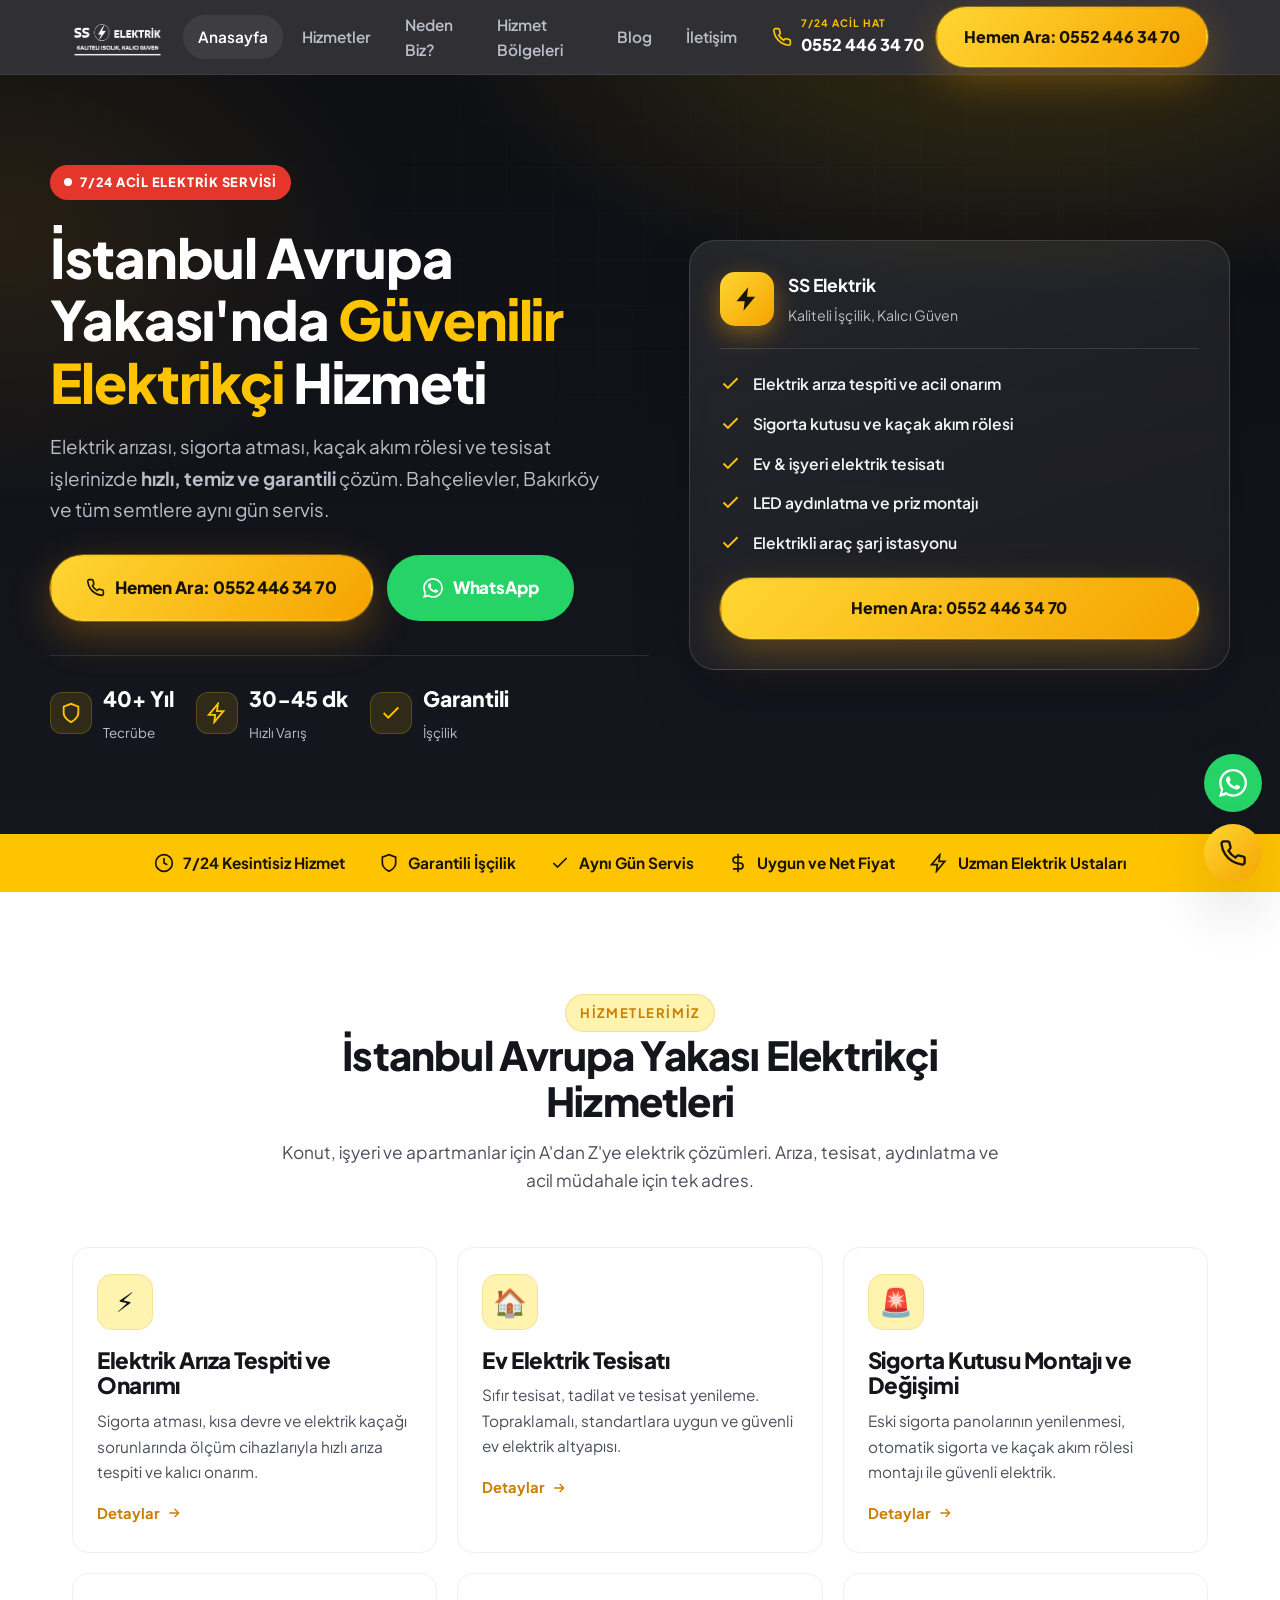
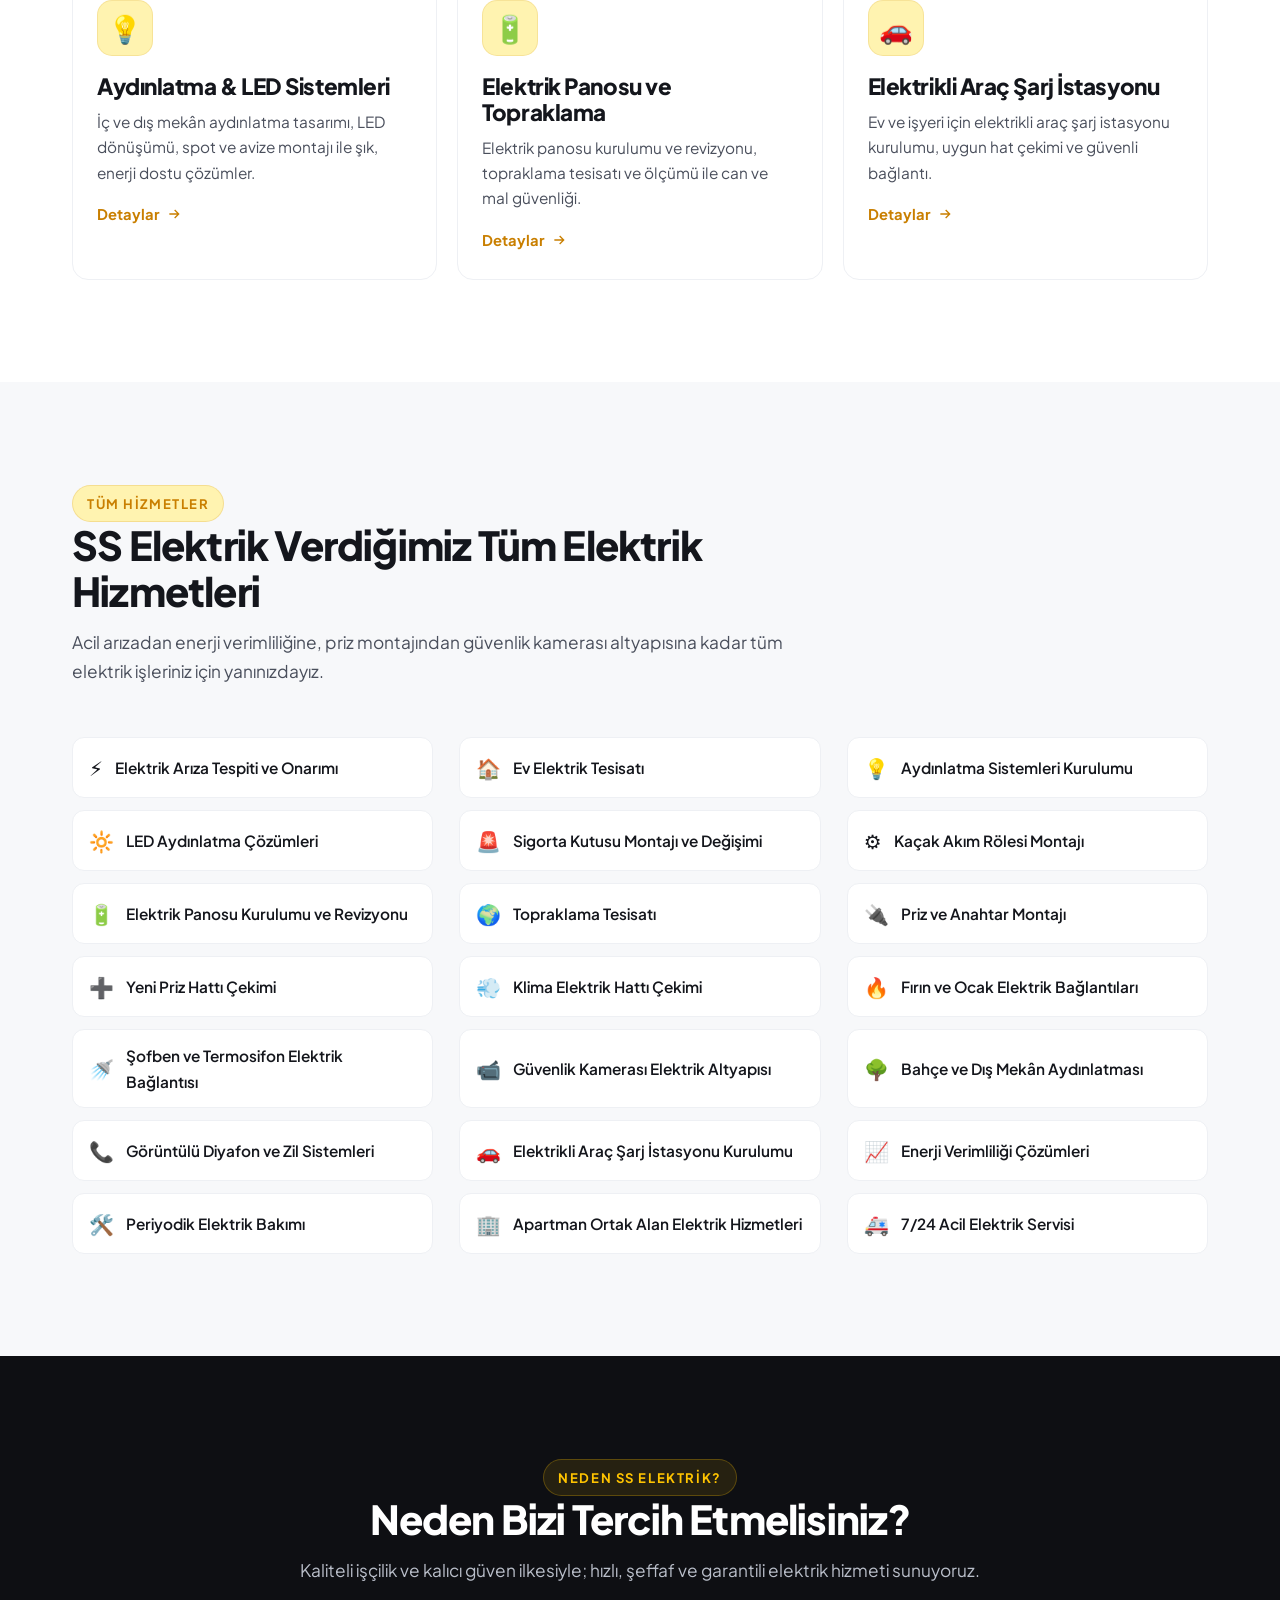
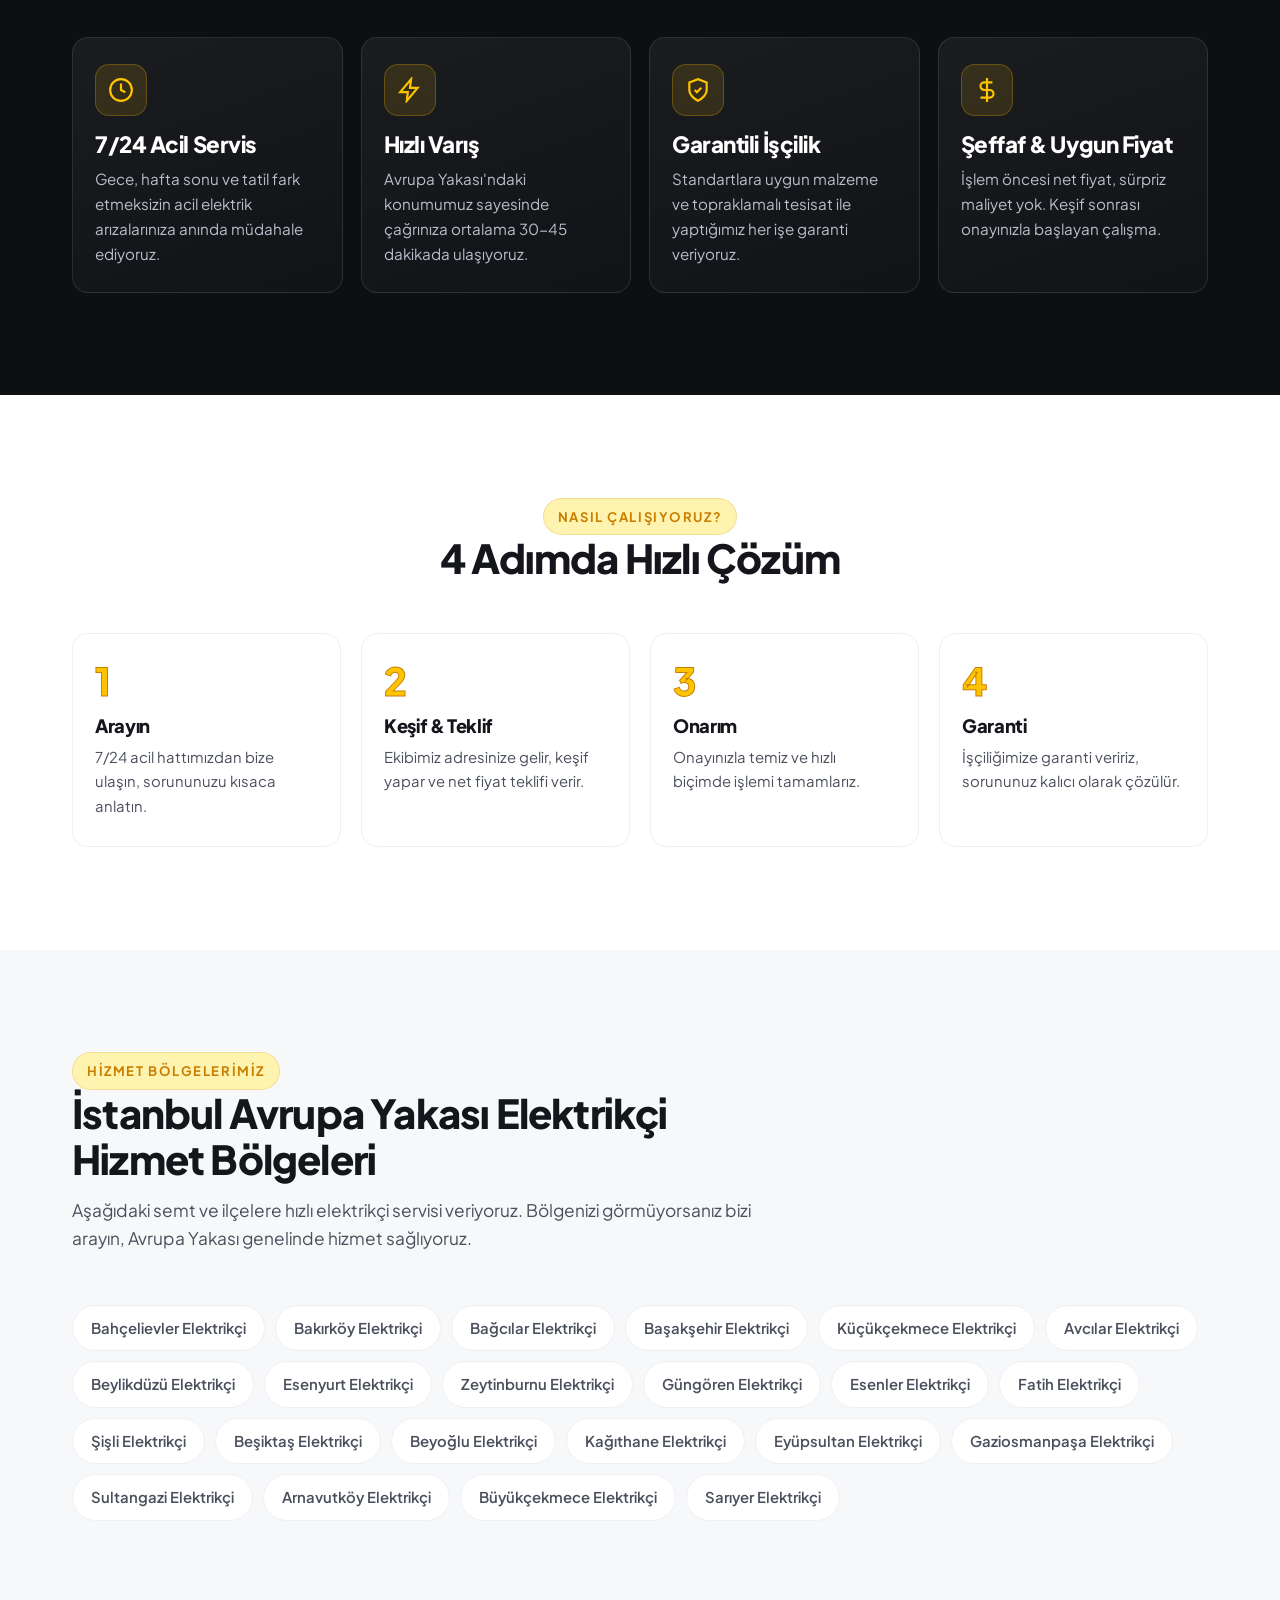
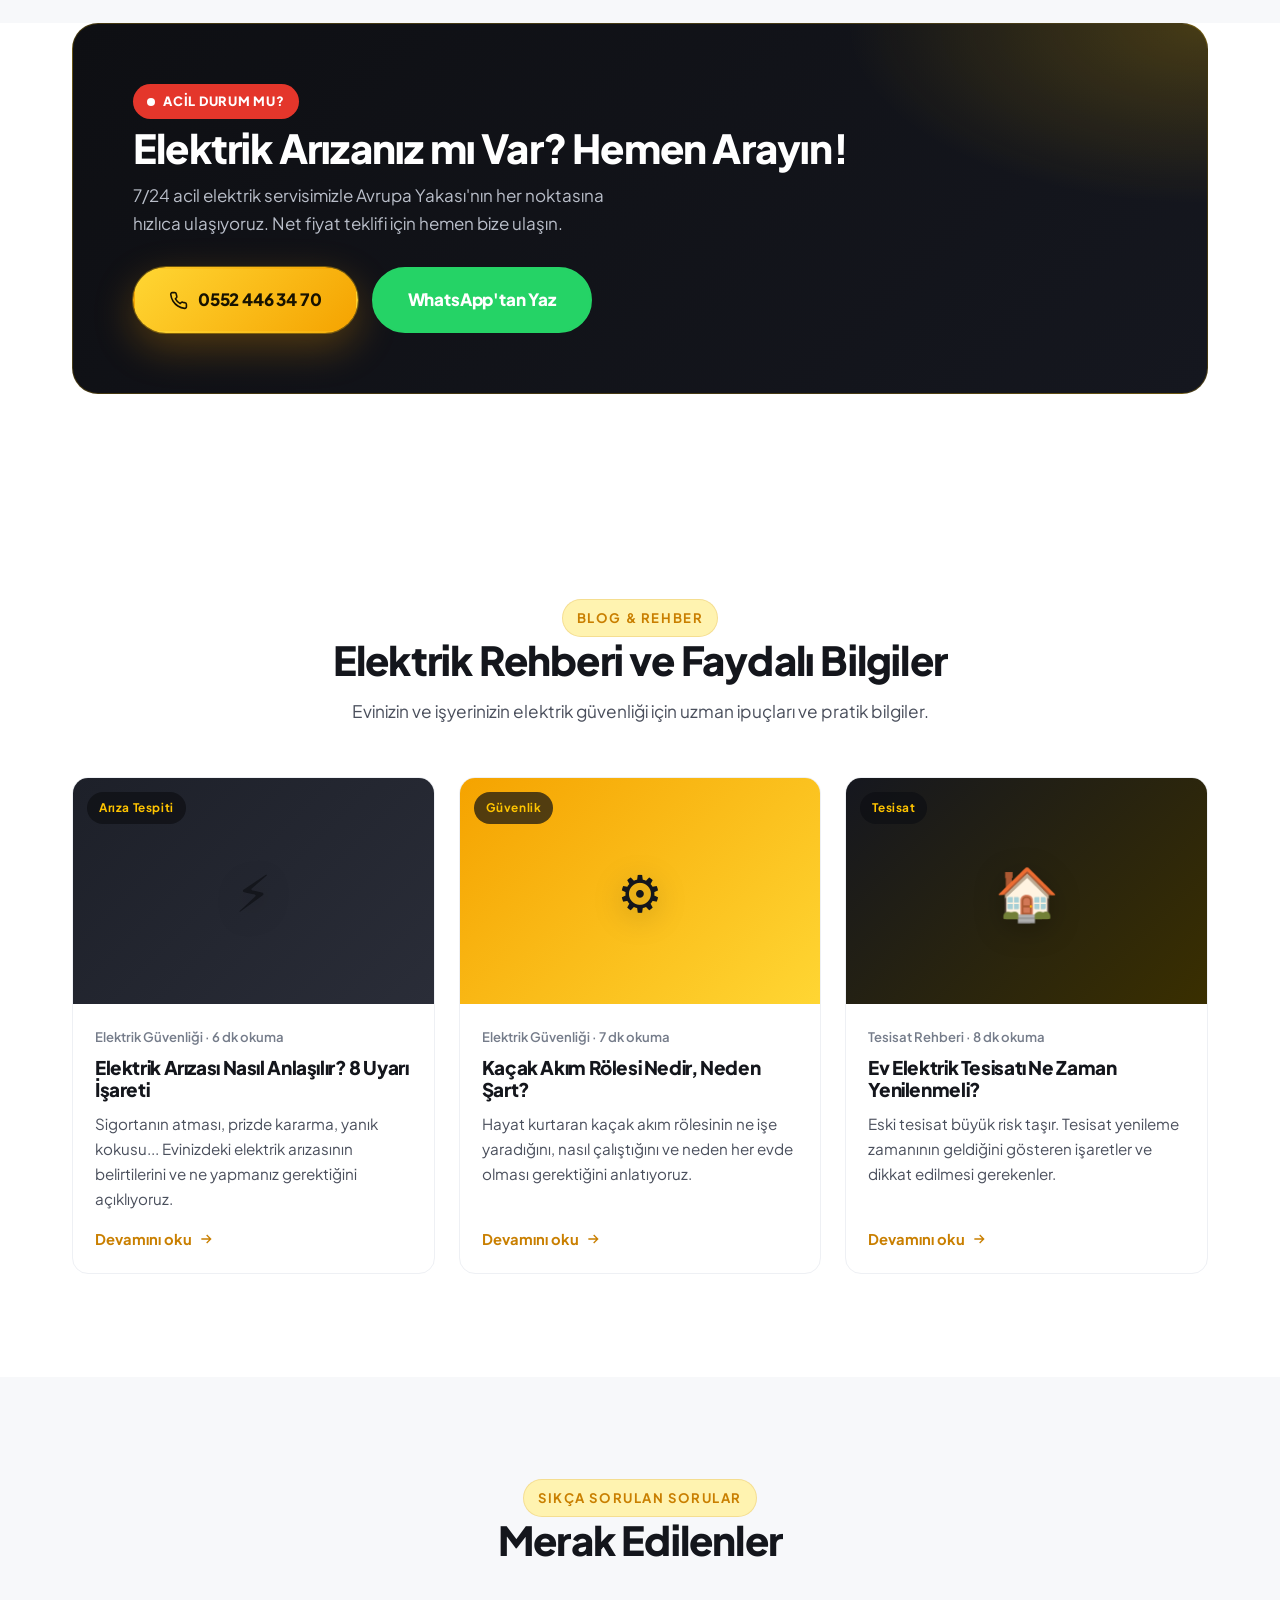
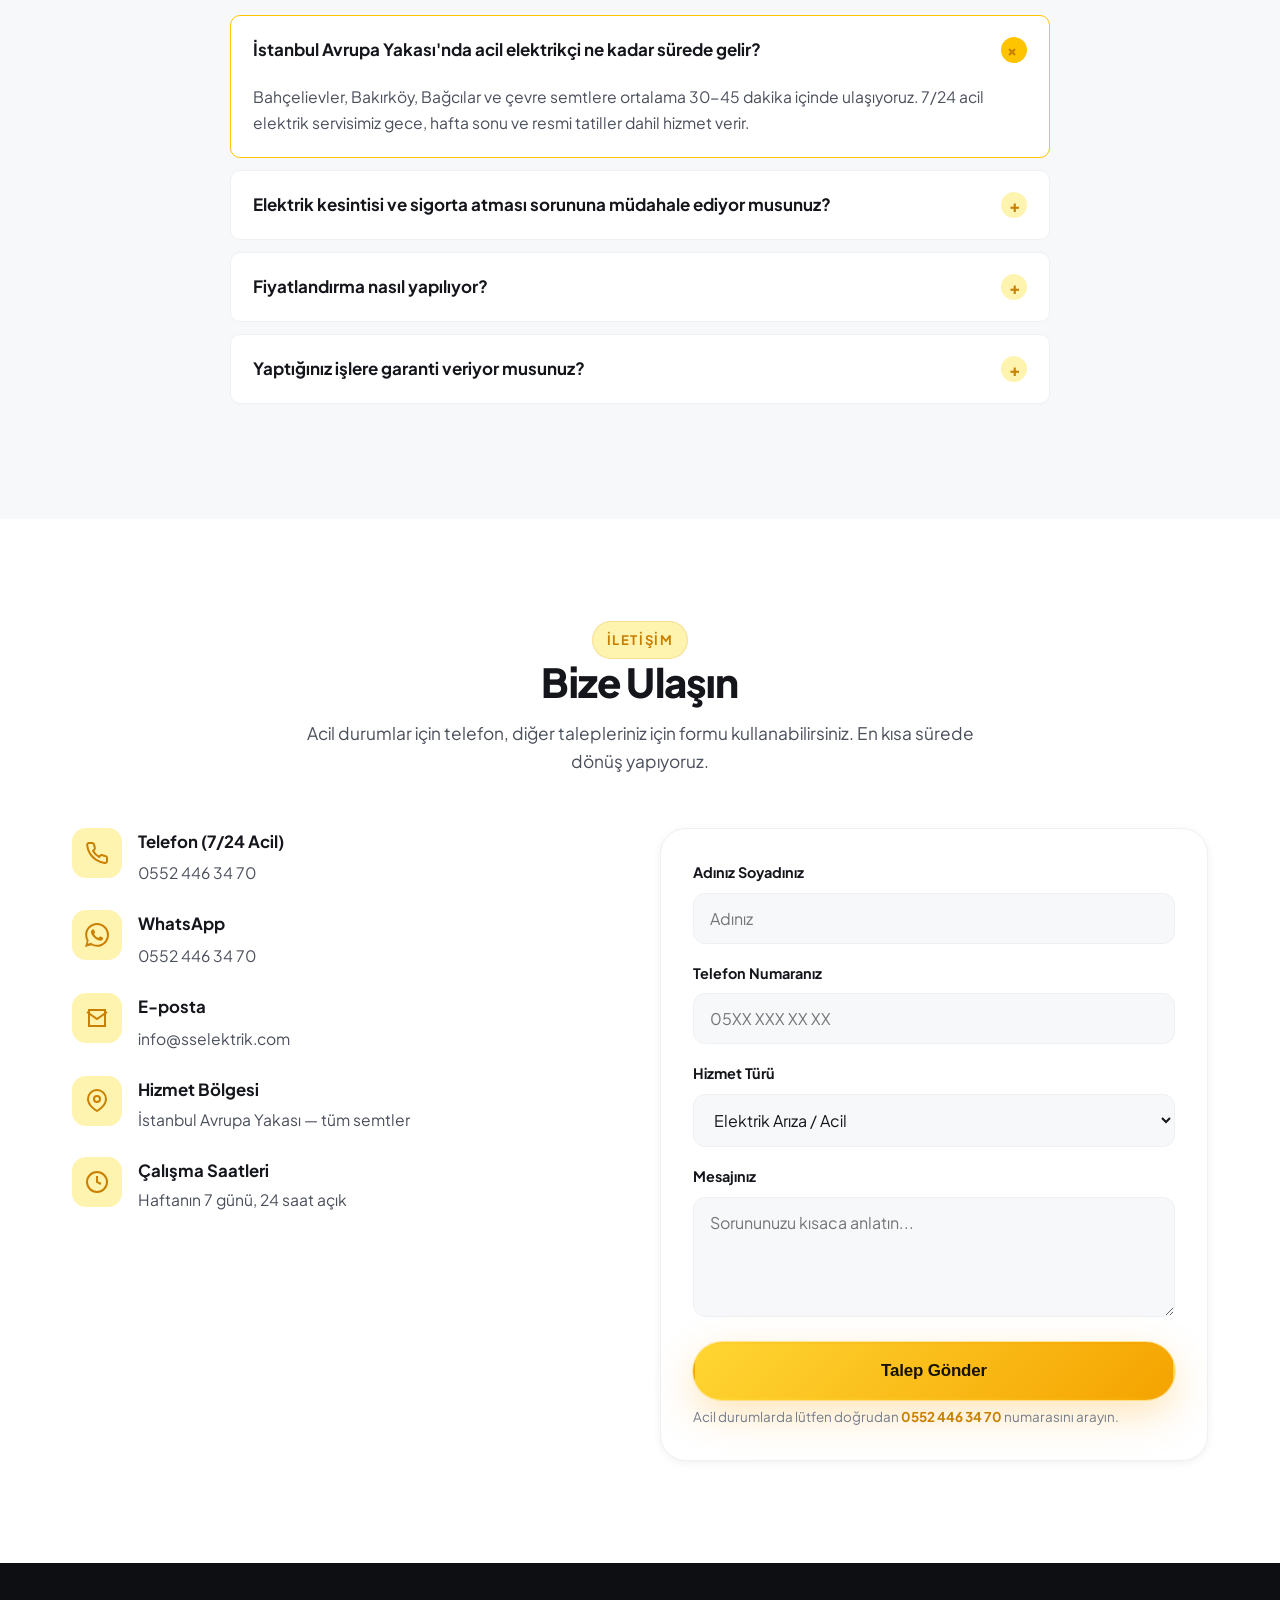
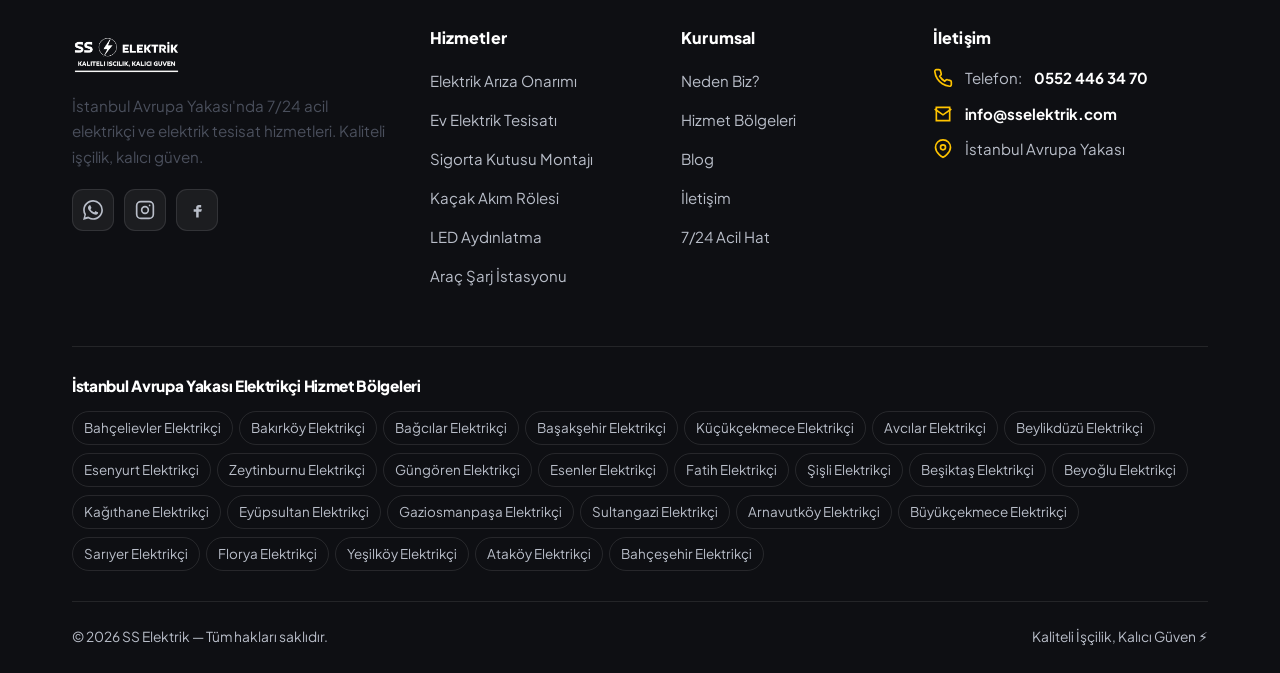
<file: index.html>
<!doctype html>
<html lang="tr">
<head>
<meta charset="utf-8">
<meta name="viewport" content="width=device-width, initial-scale=1">

<!-- Google tag (gtag.js) -->
<script async src="https://www.googletagmanager.com/gtag/js?id=AW-18527982613"></script>
<script>
  window.dataLayer = window.dataLayer || [];
  function gtag(){dataLayer.push(arguments);}
  gtag('js', new Date());
  gtag('config', 'AW-18527982613');
</script>

<!-- SEO: Başlık ve Açıklama -->
<title>Elektrikçi İstanbul Avrupa Yakası | 7/24 Acil Elektrik Servisi – SS Elektrik</title>
<meta name="description" content="İstanbul Avrupa Yakası'nda 7/24 acil elektrikçi. Elektrik arıza tespiti, sigorta kutusu, kaçak akım rölesi, ev elektrik tesisatı ve aydınlatma montajı. Bahçelievler, Bakırköy ve tüm semtlere hızlı servis. Hemen arayın!">
<meta name="keywords" content="elektrikçi, istanbul elektrikçi, avrupa yakası elektrikçi, acil elektrikçi, 7/24 elektrikçi, bahçelievler elektrikçi, bakırköy elektrikçi, elektrik arıza, sigorta kutusu montajı, kaçak akım rölesi, ev elektrik tesisatı">
<meta name="author" content="SS Elektrik">
<meta name="robots" content="index, follow, max-image-preview:large">
<link rel="canonical" href="https://sselektrik.com/">

<!-- Coğrafi hedefleme -->
<meta name="geo.region" content="TR-34">
<meta name="geo.placename" content="İstanbul, Avrupa Yakası">
<meta name="language" content="Turkish">

<!-- Open Graph / Sosyal Paylaşım -->
<meta property="og:type" content="website">
<meta property="og:locale" content="tr_TR">
<meta property="og:site_name" content="SS Elektrik">
<meta property="og:title" content="Elektrikçi İstanbul Avrupa Yakası | 7/24 Acil Elektrik Servisi">
<meta property="og:description" content="İstanbul Avrupa Yakası'nda 7/24 acil elektrikçi. Arıza tespiti, sigorta kutusu, kaçak akım rölesi ve tüm elektrik hizmetleri için hemen arayın.">
<meta property="og:url" content="https://sselektrik.com/">
<meta property="og:image" content="https://sselektrik.com/assets/logo-color.png">
<meta name="twitter:card" content="summary_large_image">
<meta name="twitter:title" content="SS Elektrik – İstanbul Avrupa Yakası 7/24 Acil Elektrikçi">
<meta name="twitter:description" content="Elektrik arızası, sigorta, kaçak akım rölesi ve tesisat hizmetleri. Hızlı ve güvenilir elektrikçi servisi.">
<meta name="twitter:image" content="https://sselektrik.com/assets/logo-color.png">

<meta name="theme-color" content="#0E0F13">
<link rel="icon" type="image/png" href="assets/logo-color.png">
<link rel="apple-touch-icon" href="assets/logo-color.png">

<!-- Fontlar -->
<link rel="preconnect" href="https://fonts.googleapis.com">
<link rel="preconnect" href="https://fonts.gstatic.com" crossorigin>
<link href="https://fonts.googleapis.com/css2?family=Plus+Jakarta+Sans:wght@400;500;600;700;800&display=swap" rel="stylesheet">
<link rel="stylesheet" href="css/style.css">

<!-- JSON-LD: Yerel İşletme (Electrician) -->
<script type="application/ld+json">
{
  "@context": "https://schema.org",
  "@type": "Electrician",
  "name": "SS Elektrik",
  "image": "https://sselektrik.com/assets/logo-color.png",
  "@id": "https://sselektrik.com/",
  "url": "https://sselektrik.com/",
  "telephone": "+905524463470",
  "priceRange": "₺₺",
  "slogan": "Kaliteli İşçilik, Kalıcı Güven",
  "address": {
    "@type": "PostalAddress",
    "addressLocality": "İstanbul",
    "addressRegion": "Avrupa Yakası",
    "addressCountry": "TR"
  },
  "areaServed": [
    { "@type": "City", "name": "İstanbul" },
    { "@type": "Place", "name": "Bahçelievler" },
    { "@type": "Place", "name": "Bakırköy" },
    { "@type": "Place", "name": "Bağcılar" },
    { "@type": "Place", "name": "Küçükçekmece" },
    { "@type": "Place", "name": "Avcılar" },
    { "@type": "Place", "name": "Beylikdüzü" },
    { "@type": "Place", "name": "Esenyurt" },
    { "@type": "Place", "name": "Zeytinburnu" },
    { "@type": "Place", "name": "Güngören" },
    { "@type": "Place", "name": "Esenler" }
  ],
  "openingHoursSpecification": {
    "@type": "OpeningHoursSpecification",
    "dayOfWeek": ["Monday","Tuesday","Wednesday","Thursday","Friday","Saturday","Sunday"],
    "opens": "00:00",
    "closes": "23:59"
  },
  "sameAs": [
    "https://www.instagram.com/",
    "https://www.facebook.com/"
  ]
}
</script>

<!-- JSON-LD: Hizmet Kataloğu -->
<script type="application/ld+json">
{
  "@context": "https://schema.org",
  "@type": "Service",
  "serviceType": "Elektrikçi ve Elektrik Tesisat Hizmetleri",
  "provider": { "@type": "Electrician", "name": "SS Elektrik" },
  "areaServed": { "@type": "City", "name": "İstanbul Avrupa Yakası" },
  "hasOfferCatalog": {
    "@type": "OfferCatalog",
    "name": "Elektrik Hizmetleri",
    "itemListElement": [
      { "@type": "Offer", "itemOffered": { "@type": "Service", "name": "Elektrik Arıza Tespiti ve Onarımı" } },
      { "@type": "Offer", "itemOffered": { "@type": "Service", "name": "Ev Elektrik Tesisatı" } },
      { "@type": "Offer", "itemOffered": { "@type": "Service", "name": "Sigorta Kutusu Montajı ve Değişimi" } },
      { "@type": "Offer", "itemOffered": { "@type": "Service", "name": "Kaçak Akım Rölesi Montajı" } },
      { "@type": "Offer", "itemOffered": { "@type": "Service", "name": "Aydınlatma Sistemleri Kurulumu" } },
      { "@type": "Offer", "itemOffered": { "@type": "Service", "name": "7/24 Acil Elektrik Servisi" } }
    ]
  }
}
</script>

<!-- JSON-LD: SSS -->
<script type="application/ld+json">
{
  "@context": "https://schema.org",
  "@type": "FAQPage",
  "mainEntity": [
    {
      "@type": "Question",
      "name": "İstanbul Avrupa Yakası'nda acil elektrikçi ne kadar sürede gelir?",
      "acceptedAnswer": { "@type": "Answer", "text": "Bahçelievler, Bakırköy, Bağcılar ve çevre semtlere ortalama 30-45 dakika içinde ulaşıyoruz. 7/24 acil elektrik servisimiz gece, hafta sonu ve resmi tatiller dahil hizmet verir." }
    },
    {
      "@type": "Question",
      "name": "Elektrik kesintisi ve sigorta atması sorununa müdahale ediyor musunuz?",
      "acceptedAnswer": { "@type": "Answer", "text": "Evet. Sigorta atması, kaçak akım rölesi arızası, kısa devre ve elektrik kesintisi gibi tüm acil durumlara aynı gün müdahale ediyoruz. Arıza tespitini ölçüm cihazlarıyla yapıp kalıcı çözüm sağlıyoruz." }
    },
    {
      "@type": "Question",
      "name": "Fiyatlandırma nasıl yapılıyor?",
      "acceptedAnswer": { "@type": "Answer", "text": "İşlem öncesi keşif yapıp size net bir fiyat sunuyoruz; onayınız olmadan işleme başlamıyoruz. Şeffaf fiyatlandırma sayesinde sürpriz maliyet yaşamazsınız." }
    },
    {
      "@type": "Question",
      "name": "Yaptığınız işlere garanti veriyor musunuz?",
      "acceptedAnswer": { "@type": "Answer", "text": "Tüm işçiliklerimize garanti veriyoruz. Standartlara uygun malzeme ve topraklamalı, kaçak akım korumalı tesisat ile kalıcı güven sunuyoruz." }
    }
  ]
}
</script>
</head>
<body>

<!-- ================= HEADER ================= -->
<header class="site-header">
  <div class="container header-inner">
    <a href="index.html" class="brand" aria-label="SS Elektrik ana sayfa">
      <img src="assets/logo-white.png" alt="SS Elektrik logo">
    </a>

    <nav class="nav" aria-label="Ana menü">
      <a href="index.html" class="active">Anasayfa</a>
      <a href="index.html#hizmetler">Hizmetler</a>
      <a href="index.html#neden-biz">Neden Biz?</a>
      <a href="index.html#bolgeler">Hizmet Bölgeleri</a>
      <a href="blog.html">Blog</a>
      <a href="index.html#iletisim">İletişim</a>
    </nav>

    <div class="header-cta">
      <a href="tel:+905524463470" class="header-phone">
        <svg viewBox="0 0 24 24" fill="none" stroke="currentColor" stroke-width="2"><path d="M22 16.9v3a2 2 0 0 1-2.2 2 19.8 19.8 0 0 1-8.6-3 19.5 19.5 0 0 1-6-6 19.8 19.8 0 0 1-3-8.6A2 2 0 0 1 4.1 2h3a2 2 0 0 1 2 1.7c.1 1 .4 1.9.7 2.8a2 2 0 0 1-.5 2.1L8.1 9.9a16 16 0 0 0 6 6l1.3-1.3a2 2 0 0 1 2.1-.4c.9.3 1.8.6 2.8.7a2 2 0 0 1 1.7 2z"/></svg>
        <span><small>7/24 Acil Hat</small>0552 446 34 70</span>
      </a>
      <a href="tel:+905524463470" class="btn btn-primary">Hemen Ara: 0552 446 34 70</a>
    </div>

    <button class="nav-toggle" aria-label="Menüyü aç">
      <svg viewBox="0 0 24 24" fill="none" stroke="currentColor" stroke-width="2"><path d="M3 12h18M3 6h18M3 18h18"/></svg>
    </button>
  </div>
</header>

<!-- ================= HERO ================= -->
<section class="hero">
  <div class="container hero-inner">
    <div class="hero-text reveal">
      <span class="hero-badge-24"><span class="dot"></span> 7/24 ACİL ELEKTRİK SERVİSİ</span>
      <h1>İstanbul Avrupa Yakası'nda <span>Güvenilir Elektrikçi</span> Hizmeti</h1>
      <p class="lead">Elektrik arızası, sigorta atması, kaçak akım rölesi ve tesisat işlerinizde <strong>hızlı, temiz ve garantili</strong> çözüm. Bahçelievler, Bakırköy ve tüm semtlere aynı gün servis.</p>
      <div class="hero-actions">
        <a href="tel:+905524463470" class="btn btn-primary btn-lg">
          <svg viewBox="0 0 24 24" fill="none" stroke="currentColor" stroke-width="2"><path d="M22 16.9v3a2 2 0 0 1-2.2 2 19.8 19.8 0 0 1-8.6-3 19.5 19.5 0 0 1-6-6 19.8 19.8 0 0 1-3-8.6A2 2 0 0 1 4.1 2h3a2 2 0 0 1 2 1.7c.1 1 .4 1.9.7 2.8a2 2 0 0 1-.5 2.1L8.1 9.9a16 16 0 0 0 6 6l1.3-1.3a2 2 0 0 1 2.1-.4c.9.3 1.8.6 2.8.7a2 2 0 0 1 1.7 2z"/></svg>
          Hemen Ara: 0552 446 34 70
        </a>
        <a href="https://wa.me/905524463470?text=Merhaba,%20elektrik%20hizmeti%20almak%20istiyorum." class="btn btn-wa btn-lg" target="_blank" rel="noopener">
          <svg viewBox="0 0 24 24" fill="currentColor"><path d="M.057 24l1.687-6.163a11.867 11.867 0 0 1-1.587-5.946C.16 5.335 5.495 0 12.05 0a11.817 11.817 0 0 1 8.413 3.488 11.824 11.824 0 0 1 3.48 8.414c-.003 6.557-5.338 11.892-11.893 11.892a11.9 11.9 0 0 1-5.688-1.448L.057 24zm6.597-3.807c1.676.995 3.276 1.591 5.392 1.592 5.448 0 9.886-4.434 9.889-9.885.002-5.462-4.415-9.89-9.881-9.892-5.452 0-9.887 4.434-9.889 9.884a9.87 9.87 0 0 0 1.517 5.26l-.999 3.648 3.741-.981zm11.387-5.464c-.074-.124-.272-.198-.57-.347-.297-.149-1.758-.868-2.031-.967-.272-.099-.47-.149-.669.149-.198.297-.768.967-.941 1.165-.173.198-.347.223-.644.074-.297-.149-1.255-.462-2.39-1.475-.883-.788-1.48-1.761-1.653-2.059-.173-.297-.018-.458.13-.606.134-.133.297-.347.446-.521.151-.172.2-.296.3-.495.099-.198.05-.372-.025-.521-.075-.148-.669-1.611-.916-2.206-.242-.579-.487-.501-.669-.51l-.57-.01c-.198 0-.52.074-.792.372s-1.04 1.017-1.04 2.479 1.065 2.876 1.213 3.074c.149.198 2.095 3.2 5.076 4.487.709.306 1.263.489 1.694.626.712.226 1.36.194 1.872.118.571-.085 1.758-.719 2.006-1.413.248-.695.248-1.29.173-1.414z"/></svg>
          WhatsApp
        </a>
      </div>

      <div class="hero-trust">
        <div class="ht"><i><svg viewBox="0 0 24 24" fill="none" stroke="currentColor" stroke-width="2"><path d="M12 22s8-4 8-10V5l-8-3-8 3v7c0 6 8 10 8 10z"/></svg></i><span><b>40+ Yıl</b><small>Tecrübe</small></span></div>
        <div class="ht"><i><svg viewBox="0 0 24 24" fill="none" stroke="currentColor" stroke-width="2"><path d="M13 2 3 14h7l-1 8 10-12h-7l1-8z"/></svg></i><span><b>30-45 dk</b><small>Hızlı Varış</small></span></div>
        <div class="ht"><i><svg viewBox="0 0 24 24" fill="none" stroke="currentColor" stroke-width="2"><path d="M20 6 9 17l-5-5"/></svg></i><span><b>Garantili</b><small>İşçilik</small></span></div>
      </div>
    </div>

    <aside class="hero-card reveal" aria-label="Öne çıkan hizmetler">
      <div class="hc-top">
        <div class="hc-bolt"><svg viewBox="0 0 24 24" fill="currentColor"><path d="M13 2 3 14h7l-1 8 10-12h-7l1-8z"/></svg></div>
        <div><b>SS Elektrik</b><small>Kaliteli İşçilik, Kalıcı Güven</small></div>
      </div>
      <ul>
        <li><svg viewBox="0 0 24 24" fill="none" stroke="currentColor" stroke-width="2.2"><path d="M20 6 9 17l-5-5"/></svg> Elektrik arıza tespiti ve acil onarım</li>
        <li><svg viewBox="0 0 24 24" fill="none" stroke="currentColor" stroke-width="2.2"><path d="M20 6 9 17l-5-5"/></svg> Sigorta kutusu ve kaçak akım rölesi</li>
        <li><svg viewBox="0 0 24 24" fill="none" stroke="currentColor" stroke-width="2.2"><path d="M20 6 9 17l-5-5"/></svg> Ev & işyeri elektrik tesisatı</li>
        <li><svg viewBox="0 0 24 24" fill="none" stroke="currentColor" stroke-width="2.2"><path d="M20 6 9 17l-5-5"/></svg> LED aydınlatma ve priz montajı</li>
        <li><svg viewBox="0 0 24 24" fill="none" stroke="currentColor" stroke-width="2.2"><path d="M20 6 9 17l-5-5"/></svg> Elektrikli araç şarj istasyonu</li>
      </ul>
      <a href="tel:+905524463470" class="btn btn-primary btn-block">Hemen Ara: 0552 446 34 70</a>
    </aside>
  </div>
</section>

<!-- Güven barı -->
<div class="trust-bar">
  <div class="container">
    <span class="tb"><svg viewBox="0 0 24 24" fill="none" stroke="currentColor" stroke-width="2"><circle cx="12" cy="12" r="10"/><path d="M12 6v6l4 2"/></svg> 7/24 Kesintisiz Hizmet</span>
    <span class="tb"><svg viewBox="0 0 24 24" fill="none" stroke="currentColor" stroke-width="2"><path d="M12 22s8-4 8-10V5l-8-3-8 3v7c0 6 8 10 8 10z"/></svg> Garantili İşçilik</span>
    <span class="tb"><svg viewBox="0 0 24 24" fill="none" stroke="currentColor" stroke-width="2"><path d="M20 6 9 17l-5-5"/></svg> Aynı Gün Servis</span>
    <span class="tb"><svg viewBox="0 0 24 24" fill="none" stroke="currentColor" stroke-width="2"><path d="M12 1v22M17 5H9.5a3.5 3.5 0 0 0 0 7h5a3.5 3.5 0 0 1 0 7H6"/></svg> Uygun ve Net Fiyat</span>
    <span class="tb"><svg viewBox="0 0 24 24" fill="none" stroke="currentColor" stroke-width="2"><path d="M13 2 3 14h7l-1 8 10-12h-7l1-8z"/></svg> Uzman Elektrik Ustaları</span>
  </div>
</div>

<!-- ================= HİZMETLER ================= -->
<section class="section" id="hizmetler">
  <div class="container">
    <div class="section-head center reveal">
      <span class="eyebrow">Hizmetlerimiz</span>
      <h2>İstanbul Avrupa Yakası Elektrikçi Hizmetleri</h2>
      <p>Konut, işyeri ve apartmanlar için A'dan Z'ye elektrik çözümleri. Arıza, tesisat, aydınlatma ve acil müdahale için tek adres.</p>
    </div>

    <div class="services-grid">
      <article class="svc-card reveal">
        <div class="svc-icon">⚡</div>
        <h3>Elektrik Arıza Tespiti ve Onarımı</h3>
        <p>Sigorta atması, kısa devre ve elektrik kaçağı sorunlarında ölçüm cihazlarıyla hızlı arıza tespiti ve kalıcı onarım.</p>
        <a href="#detayli-hizmetler" class="svc-more">Detaylar <svg viewBox="0 0 24 24" fill="none" stroke="currentColor" stroke-width="2"><path d="M5 12h14M13 6l6 6-6 6"/></svg></a>
      </article>

      <article class="svc-card reveal">
        <div class="svc-icon">🏠</div>
        <h3>Ev Elektrik Tesisatı</h3>
        <p>Sıfır tesisat, tadilat ve tesisat yenileme. Topraklamalı, standartlara uygun ve güvenli ev elektrik altyapısı.</p>
        <a href="#detayli-hizmetler" class="svc-more">Detaylar <svg viewBox="0 0 24 24" fill="none" stroke="currentColor" stroke-width="2"><path d="M5 12h14M13 6l6 6-6 6"/></svg></a>
      </article>

      <article class="svc-card reveal">
        <div class="svc-icon">🚨</div>
        <h3>Sigorta Kutusu Montajı ve Değişimi</h3>
        <p>Eski sigorta panolarının yenilenmesi, otomatik sigorta ve kaçak akım rölesi montajı ile güvenli elektrik.</p>
        <a href="#detayli-hizmetler" class="svc-more">Detaylar <svg viewBox="0 0 24 24" fill="none" stroke="currentColor" stroke-width="2"><path d="M5 12h14M13 6l6 6-6 6"/></svg></a>
      </article>

      <article class="svc-card reveal">
        <div class="svc-icon">💡</div>
        <h3>Aydınlatma & LED Sistemleri</h3>
        <p>İç ve dış mekân aydınlatma tasarımı, LED dönüşümü, spot ve avize montajı ile şık, enerji dostu çözümler.</p>
        <a href="#detayli-hizmetler" class="svc-more">Detaylar <svg viewBox="0 0 24 24" fill="none" stroke="currentColor" stroke-width="2"><path d="M5 12h14M13 6l6 6-6 6"/></svg></a>
      </article>

      <article class="svc-card reveal">
        <div class="svc-icon">🔋</div>
        <h3>Elektrik Panosu ve Topraklama</h3>
        <p>Elektrik panosu kurulumu ve revizyonu, topraklama tesisatı ve ölçümü ile can ve mal güvenliği.</p>
        <a href="#detayli-hizmetler" class="svc-more">Detaylar <svg viewBox="0 0 24 24" fill="none" stroke="currentColor" stroke-width="2"><path d="M5 12h14M13 6l6 6-6 6"/></svg></a>
      </article>

      <article class="svc-card reveal">
        <div class="svc-icon">🚗</div>
        <h3>Elektrikli Araç Şarj İstasyonu</h3>
        <p>Ev ve işyeri için elektrikli araç şarj istasyonu kurulumu, uygun hat çekimi ve güvenli bağlantı.</p>
        <a href="#detayli-hizmetler" class="svc-more">Detaylar <svg viewBox="0 0 24 24" fill="none" stroke="currentColor" stroke-width="2"><path d="M5 12h14M13 6l6 6-6 6"/></svg></a>
      </article>
    </div>
  </div>
</section>

<!-- ================= DETAYLI HİZMET LİSTESİ (SEO) ================= -->
<section class="section svc-list-wrap" id="detayli-hizmetler">
  <div class="container">
    <div class="section-head reveal">
      <span class="eyebrow">Tüm Hizmetler</span>
      <h2>SS Elektrik Verdiğimiz Tüm Elektrik Hizmetleri</h2>
      <p>Acil arızadan enerji verimliliğine, priz montajından güvenlik kamerası altyapısına kadar tüm elektrik işleriniz için yanınızdayız.</p>
    </div>

    <ul class="svc-columns reveal">
      <li><span class="em">⚡</span> Elektrik Arıza Tespiti ve Onarımı</li>
      <li><span class="em">🏠</span> Ev Elektrik Tesisatı</li>
      <li><span class="em">💡</span> Aydınlatma Sistemleri Kurulumu</li>
      <li><span class="em">🔆</span> LED Aydınlatma Çözümleri</li>
      <li><span class="em">🚨</span> Sigorta Kutusu Montajı ve Değişimi</li>
      <li><span class="em">⚙️</span> Kaçak Akım Rölesi Montajı</li>
      <li><span class="em">🔋</span> Elektrik Panosu Kurulumu ve Revizyonu</li>
      <li><span class="em">🌍</span> Topraklama Tesisatı</li>
      <li><span class="em">🔌</span> Priz ve Anahtar Montajı</li>
      <li><span class="em">➕</span> Yeni Priz Hattı Çekimi</li>
      <li><span class="em">💨</span> Klima Elektrik Hattı Çekimi</li>
      <li><span class="em">🔥</span> Fırın ve Ocak Elektrik Bağlantıları</li>
      <li><span class="em">🚿</span> Şofben ve Termosifon Elektrik Bağlantısı</li>
      <li><span class="em">📹</span> Güvenlik Kamerası Elektrik Altyapısı</li>
      <li><span class="em">🌳</span> Bahçe ve Dış Mekân Aydınlatması</li>
      <li><span class="em">📞</span> Görüntülü Diyafon ve Zil Sistemleri</li>
      <li><span class="em">🚗</span> Elektrikli Araç Şarj İstasyonu Kurulumu</li>
      <li><span class="em">📈</span> Enerji Verimliliği Çözümleri</li>
      <li><span class="em">🛠️</span> Periyodik Elektrik Bakımı</li>
      <li><span class="em">🏢</span> Apartman Ortak Alan Elektrik Hizmetleri</li>
      <li><span class="em">🚑</span> 7/24 Acil Elektrik Servisi</li>
    </ul>
  </div>
</section>

<!-- ================= NEDEN BİZ ================= -->
<section class="section why" id="neden-biz">
  <div class="container">
    <div class="section-head center reveal">
      <span class="eyebrow on-dark">Neden SS Elektrik?</span>
      <h2>Neden Bizi Tercih Etmelisiniz?</h2>
      <p style="color:var(--text-invert-soft)">Kaliteli işçilik ve kalıcı güven ilkesiyle; hızlı, şeffaf ve garantili elektrik hizmeti sunuyoruz.</p>
    </div>

    <div class="why-grid">
      <article class="why-card reveal">
        <div class="wi"><svg viewBox="0 0 24 24" fill="none" stroke="currentColor" stroke-width="2"><circle cx="12" cy="12" r="10"/><path d="M12 6v6l4 2"/></svg></div>
        <h3>7/24 Acil Servis</h3>
        <p>Gece, hafta sonu ve tatil fark etmeksizin acil elektrik arızalarınıza anında müdahale ediyoruz.</p>
      </article>
      <article class="why-card reveal">
        <div class="wi"><svg viewBox="0 0 24 24" fill="none" stroke="currentColor" stroke-width="2"><path d="M13 2 3 14h7l-1 8 10-12h-7l1-8z"/></svg></div>
        <h3>Hızlı Varış</h3>
        <p>Avrupa Yakası'ndaki konumumuz sayesinde çağrınıza ortalama 30-45 dakikada ulaşıyoruz.</p>
      </article>
      <article class="why-card reveal">
        <div class="wi"><svg viewBox="0 0 24 24" fill="none" stroke="currentColor" stroke-width="2"><path d="M12 22s8-4 8-10V5l-8-3-8 3v7c0 6 8 10 8 10z"/><path d="M9 12l2 2 4-4"/></svg></div>
        <h3>Garantili İşçilik</h3>
        <p>Standartlara uygun malzeme ve topraklamalı tesisat ile yaptığımız her işe garanti veriyoruz.</p>
      </article>
      <article class="why-card reveal">
        <div class="wi"><svg viewBox="0 0 24 24" fill="none" stroke="currentColor" stroke-width="2"><path d="M12 1v22M17 5H9.5a3.5 3.5 0 0 0 0 7h5a3.5 3.5 0 0 1 0 7H6"/></svg></div>
        <h3>Şeffaf & Uygun Fiyat</h3>
        <p>İşlem öncesi net fiyat, sürpriz maliyet yok. Keşif sonrası onayınızla başlayan çalışma.</p>
      </article>
    </div>
  </div>
</section>

<!-- ================= SÜREÇ ================= -->
<section class="section">
  <div class="container">
    <div class="section-head center reveal">
      <span class="eyebrow">Nasıl Çalışıyoruz?</span>
      <h2>4 Adımda Hızlı Çözüm</h2>
    </div>
    <div class="steps">
      <div class="step reveal"><span class="num">1</span><h3>Arayın</h3><p>7/24 acil hattımızdan bize ulaşın, sorununuzu kısaca anlatın.</p></div>
      <div class="step reveal"><span class="num">2</span><h3>Keşif & Teklif</h3><p>Ekibimiz adresinize gelir, keşif yapar ve net fiyat teklifi verir.</p></div>
      <div class="step reveal"><span class="num">3</span><h3>Onarım</h3><p>Onayınızla temiz ve hızlı biçimde işlemi tamamlarız.</p></div>
      <div class="step reveal"><span class="num">4</span><h3>Garanti</h3><p>İşçiliğimize garanti veririz, sorununuz kalıcı olarak çözülür.</p></div>
    </div>
  </div>
</section>

<!-- ================= HİZMET BÖLGELERİ ================= -->
<section class="section areas" id="bolgeler">
  <div class="container">
    <div class="section-head reveal">
      <span class="eyebrow">Hizmet Bölgelerimiz</span>
      <h2>İstanbul Avrupa Yakası Elektrikçi Hizmet Bölgeleri</h2>
      <p>Aşağıdaki semt ve ilçelere hızlı elektrikçi servisi veriyoruz. Bölgenizi görmüyorsanız bizi arayın, Avrupa Yakası genelinde hizmet sağlıyoruz.</p>
    </div>
    <div class="area-tags reveal">
      <a href="#iletisim">Bahçelievler Elektrikçi</a>
      <a href="#iletisim">Bakırköy Elektrikçi</a>
      <a href="#iletisim">Bağcılar Elektrikçi</a>
      <a href="#iletisim">Başakşehir Elektrikçi</a>
      <a href="#iletisim">Küçükçekmece Elektrikçi</a>
      <a href="#iletisim">Avcılar Elektrikçi</a>
      <a href="#iletisim">Beylikdüzü Elektrikçi</a>
      <a href="#iletisim">Esenyurt Elektrikçi</a>
      <a href="#iletisim">Zeytinburnu Elektrikçi</a>
      <a href="#iletisim">Güngören Elektrikçi</a>
      <a href="#iletisim">Esenler Elektrikçi</a>
      <a href="#iletisim">Fatih Elektrikçi</a>
      <a href="#iletisim">Şişli Elektrikçi</a>
      <a href="#iletisim">Beşiktaş Elektrikçi</a>
      <a href="#iletisim">Beyoğlu Elektrikçi</a>
      <a href="#iletisim">Kağıthane Elektrikçi</a>
      <a href="#iletisim">Eyüpsultan Elektrikçi</a>
      <a href="#iletisim">Gaziosmanpaşa Elektrikçi</a>
      <a href="#iletisim">Sultangazi Elektrikçi</a>
      <a href="#iletisim">Arnavutköy Elektrikçi</a>
      <a href="#iletisim">Büyükçekmece Elektrikçi</a>
      <a href="#iletisim">Sarıyer Elektrikçi</a>
    </div>
  </div>
</section>

<!-- ================= CTA BAND ================= -->
<section class="section" style="padding-top:0">
  <div class="container">
    <div class="cta-band reveal">
      <div>
        <span class="hero-badge-24"><span class="dot"></span> ACİL DURUM MU?</span>
        <h2>Elektrik Arızanız mı Var? Hemen Arayın!</h2>
        <p>7/24 acil elektrik servisimizle Avrupa Yakası'nın her noktasına hızlıca ulaşıyoruz. Net fiyat teklifi için hemen bize ulaşın.</p>
      </div>
      <div class="cta-actions">
        <a href="tel:+905524463470" class="btn btn-primary btn-lg">
          <svg viewBox="0 0 24 24" fill="none" stroke="currentColor" stroke-width="2"><path d="M22 16.9v3a2 2 0 0 1-2.2 2 19.8 19.8 0 0 1-8.6-3 19.5 19.5 0 0 1-6-6 19.8 19.8 0 0 1-3-8.6A2 2 0 0 1 4.1 2h3a2 2 0 0 1 2 1.7c.1 1 .4 1.9.7 2.8a2 2 0 0 1-.5 2.1L8.1 9.9a16 16 0 0 0 6 6l1.3-1.3a2 2 0 0 1 2.1-.4c.9.3 1.8.6 2.8.7a2 2 0 0 1 1.7 2z"/></svg>
          0552 446 34 70
        </a>
        <a href="https://wa.me/905524463470" class="btn btn-wa btn-lg" target="_blank" rel="noopener">WhatsApp'tan Yaz</a>
      </div>
    </div>
  </div>
</section>

<!-- ================= BLOG ================= -->
<section class="section" id="blog">
  <div class="container">
    <div class="section-head center reveal">
      <span class="eyebrow">Blog & Rehber</span>
      <h2>Elektrik Rehberi ve Faydalı Bilgiler</h2>
      <p>Evinizin ve işyerinizin elektrik güvenliği için uzman ipuçları ve pratik bilgiler.</p>
    </div>

    <div class="blog-grid">
      <article class="post-card reveal">
        <a href="blog-elektrik-arizasi-nasil-anlasilir.html" class="post-thumb t1"><span class="pt-icon">⚡</span><span class="pt-tag">Arıza Tespiti</span></a>
        <div class="post-body">
          <div class="meta">Elektrik Güvenliği · 6 dk okuma</div>
          <h3><a href="blog-elektrik-arizasi-nasil-anlasilir.html">Elektrik Arızası Nasıl Anlaşılır? 8 Uyarı İşareti</a></h3>
          <p>Sigortanın atması, prizde kararma, yanık kokusu... Evinizdeki elektrik arızasının belirtilerini ve ne yapmanız gerektiğini açıklıyoruz.</p>
          <a href="blog-elektrik-arizasi-nasil-anlasilir.html" class="read">Devamını oku <svg viewBox="0 0 24 24" fill="none" stroke="currentColor" stroke-width="2"><path d="M5 12h14M13 6l6 6-6 6"/></svg></a>
        </div>
      </article>

      <article class="post-card reveal">
        <a href="blog-kacak-akim-rolesi-nedir.html" class="post-thumb t2"><span class="pt-icon">⚙️</span><span class="pt-tag">Güvenlik</span></a>
        <div class="post-body">
          <div class="meta">Elektrik Güvenliği · 7 dk okuma</div>
          <h3><a href="blog-kacak-akim-rolesi-nedir.html">Kaçak Akım Rölesi Nedir, Neden Şart?</a></h3>
          <p>Hayat kurtaran kaçak akım rölesinin ne işe yaradığını, nasıl çalıştığını ve neden her evde olması gerektiğini anlatıyoruz.</p>
          <a href="blog-kacak-akim-rolesi-nedir.html" class="read">Devamını oku <svg viewBox="0 0 24 24" fill="none" stroke="currentColor" stroke-width="2"><path d="M5 12h14M13 6l6 6-6 6"/></svg></a>
        </div>
      </article>

      <article class="post-card reveal">
        <a href="blog-ev-elektrik-tesisati-yenileme.html" class="post-thumb t3"><span class="pt-icon">🏠</span><span class="pt-tag">Tesisat</span></a>
        <div class="post-body">
          <div class="meta">Tesisat Rehberi · 8 dk okuma</div>
          <h3><a href="blog-ev-elektrik-tesisati-yenileme.html">Ev Elektrik Tesisatı Ne Zaman Yenilenmeli?</a></h3>
          <p>Eski tesisat büyük risk taşır. Tesisat yenileme zamanının geldiğini gösteren işaretler ve dikkat edilmesi gerekenler.</p>
          <a href="blog-ev-elektrik-tesisati-yenileme.html" class="read">Devamını oku <svg viewBox="0 0 24 24" fill="none" stroke="currentColor" stroke-width="2"><path d="M5 12h14M13 6l6 6-6 6"/></svg></a>
        </div>
      </article>
    </div>
  </div>
</section>

<!-- ================= SSS ================= -->
<section class="section" style="background:var(--paper-2)">
  <div class="container">
    <div class="section-head center reveal">
      <span class="eyebrow">Sıkça Sorulan Sorular</span>
      <h2>Merak Edilenler</h2>
    </div>
    <div class="faq reveal">
      <details class="faq-item" open>
        <summary>İstanbul Avrupa Yakası'nda acil elektrikçi ne kadar sürede gelir? <span class="ic">+</span></summary>
        <div class="faq-a">Bahçelievler, Bakırköy, Bağcılar ve çevre semtlere ortalama 30-45 dakika içinde ulaşıyoruz. 7/24 acil elektrik servisimiz gece, hafta sonu ve resmi tatiller dahil hizmet verir.</div>
      </details>
      <details class="faq-item">
        <summary>Elektrik kesintisi ve sigorta atması sorununa müdahale ediyor musunuz? <span class="ic">+</span></summary>
        <div class="faq-a">Evet. Sigorta atması, kaçak akım rölesi arızası, kısa devre ve elektrik kesintisi gibi tüm acil durumlara aynı gün müdahale ediyoruz. Arıza tespitini ölçüm cihazlarıyla yapıp kalıcı çözüm sağlıyoruz.</div>
      </details>
      <details class="faq-item">
        <summary>Fiyatlandırma nasıl yapılıyor? <span class="ic">+</span></summary>
        <div class="faq-a">İşlem öncesi keşif yapıp size net bir fiyat sunuyoruz; onayınız olmadan işleme başlamıyoruz. Şeffaf fiyatlandırma sayesinde sürpriz maliyet yaşamazsınız.</div>
      </details>
      <details class="faq-item">
        <summary>Yaptığınız işlere garanti veriyor musunuz? <span class="ic">+</span></summary>
        <div class="faq-a">Tüm işçiliklerimize garanti veriyoruz. Standartlara uygun malzeme ve topraklamalı, kaçak akım korumalı tesisat ile kalıcı güven sunuyoruz.</div>
      </details>
    </div>
  </div>
</section>

<!-- ================= İLETİŞİM ================= -->
<section class="section" id="iletisim">
  <div class="container">
    <div class="section-head center reveal">
      <span class="eyebrow">İletişim</span>
      <h2>Bize Ulaşın</h2>
      <p>Acil durumlar için telefon, diğer talepleriniz için formu kullanabilirsiniz. En kısa sürede dönüş yapıyoruz.</p>
    </div>

    <div class="contact-grid">
      <ul class="contact-info reveal">
        <li>
          <span class="ci-ic"><svg viewBox="0 0 24 24" fill="none" stroke="currentColor" stroke-width="2"><path d="M22 16.9v3a2 2 0 0 1-2.2 2 19.8 19.8 0 0 1-8.6-3 19.5 19.5 0 0 1-6-6 19.8 19.8 0 0 1-3-8.6A2 2 0 0 1 4.1 2h3a2 2 0 0 1 2 1.7c.1 1 .4 1.9.7 2.8a2 2 0 0 1-.5 2.1L8.1 9.9a16 16 0 0 0 6 6l1.3-1.3a2 2 0 0 1 2.1-.4c.9.3 1.8.6 2.8.7a2 2 0 0 1 1.7 2z"/></svg></span>
          <div><b>Telefon (7/24 Acil)</b><a href="tel:+905524463470">0552 446 34 70</a></div>
        </li>
        <li>
          <span class="ci-ic"><svg viewBox="0 0 24 24" fill="currentColor"><path d="M.057 24l1.687-6.163a11.867 11.867 0 0 1-1.587-5.946C.16 5.335 5.495 0 12.05 0a11.817 11.817 0 0 1 8.413 3.488 11.824 11.824 0 0 1 3.48 8.414c-.003 6.557-5.338 11.892-11.893 11.892a11.9 11.9 0 0 1-5.688-1.448L.057 24zm6.597-3.807c1.676.995 3.276 1.591 5.392 1.592 5.448 0 9.886-4.434 9.889-9.885.002-5.462-4.415-9.89-9.881-9.892-5.452 0-9.887 4.434-9.889 9.884a9.87 9.87 0 0 0 1.517 5.26l-.999 3.648 3.741-.981zm11.387-5.464c-.074-.124-.272-.198-.57-.347-.297-.149-1.758-.868-2.031-.967-.272-.099-.47-.149-.669.149-.198.297-.768.967-.941 1.165-.173.198-.347.223-.644.074-.297-.149-1.255-.462-2.39-1.475-.883-.788-1.48-1.761-1.653-2.059-.173-.297-.018-.458.13-.606.134-.133.297-.347.446-.521.151-.172.2-.296.3-.495.099-.198.05-.372-.025-.521-.075-.148-.669-1.611-.916-2.206-.242-.579-.487-.501-.669-.51l-.57-.01c-.198 0-.52.074-.792.372s-1.04 1.017-1.04 2.479 1.065 2.876 1.213 3.074c.149.198 2.095 3.2 5.076 4.487.709.306 1.263.489 1.694.626.712.226 1.36.194 1.872.118.571-.085 1.758-.719 2.006-1.413.248-.695.248-1.29.173-1.414z"/></svg></span>
          <div><b>WhatsApp</b><a href="https://wa.me/905524463470" target="_blank" rel="noopener">0552 446 34 70</a></div>
        </li>
        <li>
          <span class="ci-ic"><svg viewBox="0 0 24 24" fill="none" stroke="currentColor" stroke-width="2"><path d="M4 4h16v16H4z"/><path d="m22 6-10 7L2 6"/></svg></span>
          <div><b>E-posta</b><a href="mailto:info@sselektrik.com">info@sselektrik.com</a></div>
        </li>
        <li>
          <span class="ci-ic"><svg viewBox="0 0 24 24" fill="none" stroke="currentColor" stroke-width="2"><path d="M21 10c0 7-9 12-9 12s-9-5-9-12a9 9 0 0 1 18 0z"/><circle cx="12" cy="10" r="3"/></svg></span>
          <div><b>Hizmet Bölgesi</b><p>İstanbul Avrupa Yakası — tüm semtler</p></div>
        </li>
        <li>
          <span class="ci-ic"><svg viewBox="0 0 24 24" fill="none" stroke="currentColor" stroke-width="2"><circle cx="12" cy="12" r="10"/><path d="M12 6v6l4 2"/></svg></span>
          <div><b>Çalışma Saatleri</b><p>Haftanın 7 günü, 24 saat açık</p></div>
        </li>
      </ul>

      <div class="form-card reveal">
        <form id="iletisim-form">
          <div class="field">
            <label for="ad">Adınız Soyadınız</label>
            <input type="text" id="ad" name="ad" placeholder="Adınız" required>
          </div>
          <div class="field">
            <label for="tel">Telefon Numaranız</label>
            <input type="tel" id="tel" name="tel" placeholder="05XX XXX XX XX" required>
          </div>
          <div class="field">
            <label for="konu">Hizmet Türü</label>
            <select id="konu" name="konu">
              <option>Elektrik Arıza / Acil</option>
              <option>Sigorta Kutusu / Kaçak Akım Rölesi</option>
              <option>Ev / İşyeri Elektrik Tesisatı</option>
              <option>Aydınlatma & LED</option>
              <option>Elektrikli Araç Şarj İstasyonu</option>
              <option>Diğer</option>
            </select>
          </div>
          <div class="field">
            <label for="mesaj">Mesajınız</label>
            <textarea id="mesaj" name="mesaj" placeholder="Sorununuzu kısaca anlatın..."></textarea>
          </div>
          <button type="submit" class="btn btn-primary btn-block btn-lg">Talep Gönder</button>
          <p class="form-ok" style="display:none;color:#0a7d33;font-weight:700;margin-top:14px">✓ Talebiniz alındı! En kısa sürede sizi arayacağız.</p>
          <p class="form-note">Acil durumlarda lütfen doğrudan <a href="tel:+905524463470" style="color:var(--gold-deep);font-weight:700">0552 446 34 70</a> numarasını arayın.</p>
        </form>
      </div>
    </div>
  </div>
</section>

<!-- ================= FOOTER ================= -->
<footer class="site-footer">
  <div class="container">
    <div class="footer-top">
      <div class="footer-brand">
        <img src="assets/logo-white.png" alt="SS Elektrik logo">
        <p>İstanbul Avrupa Yakası'nda 7/24 acil elektrikçi ve elektrik tesisat hizmetleri. Kaliteli işçilik, kalıcı güven.</p>
        <div class="footer-social">
          <a href="https://wa.me/905524463470" aria-label="WhatsApp" target="_blank" rel="noopener"><svg viewBox="0 0 24 24" fill="currentColor"><path d="M.057 24l1.687-6.163a11.867 11.867 0 0 1-1.587-5.946C.16 5.335 5.495 0 12.05 0a11.817 11.817 0 0 1 8.413 3.488 11.824 11.824 0 0 1 3.48 8.414c-.003 6.557-5.338 11.892-11.893 11.892a11.9 11.9 0 0 1-5.688-1.448L.057 24zm6.597-3.807c1.676.995 3.276 1.591 5.392 1.592 5.448 0 9.886-4.434 9.889-9.885.002-5.462-4.415-9.89-9.881-9.892-5.452 0-9.887 4.434-9.889 9.884a9.87 9.87 0 0 0 1.517 5.26l-.999 3.648 3.741-.981zm11.387-5.464c-.074-.124-.272-.198-.57-.347-.297-.149-1.758-.868-2.031-.967-.272-.099-.47-.149-.669.149-.198.297-.768.967-.941 1.165-.173.198-.347.223-.644.074-.297-.149-1.255-.462-2.39-1.475-.883-.788-1.48-1.761-1.653-2.059-.173-.297-.018-.458.13-.606.134-.133.297-.347.446-.521.151-.172.2-.296.3-.495.099-.198.05-.372-.025-.521-.075-.148-.669-1.611-.916-2.206-.242-.579-.487-.501-.669-.51l-.57-.01c-.198 0-.52.074-.792.372s-1.04 1.017-1.04 2.479 1.065 2.876 1.213 3.074c.149.198 2.095 3.2 5.076 4.487.709.306 1.263.489 1.694.626.712.226 1.36.194 1.872.118.571-.085 1.758-.719 2.006-1.413.248-.695.248-1.29.173-1.414z"/></svg></a>
          <a href="https://www.instagram.com/" aria-label="Instagram" target="_blank" rel="noopener"><svg viewBox="0 0 24 24" fill="none" stroke="currentColor" stroke-width="2"><rect x="2" y="2" width="20" height="20" rx="5"/><circle cx="12" cy="12" r="4"/><circle cx="17.5" cy="6.5" r="1" fill="currentColor" stroke="none"/></svg></a>
          <a href="https://www.facebook.com/" aria-label="Facebook" target="_blank" rel="noopener"><svg viewBox="0 0 24 24" fill="currentColor"><path d="M14 9h3V6h-3c-1.7 0-3 1.3-3 3v2H8v3h3v7h3v-7h3l1-3h-4V9c0-.6.4-1 1-1z"/></svg></a>
        </div>
      </div>

      <div class="footer-col">
        <h4>Hizmetler</h4>
        <ul>
          <li><a href="index.html#hizmetler">Elektrik Arıza Onarımı</a></li>
          <li><a href="index.html#hizmetler">Ev Elektrik Tesisatı</a></li>
          <li><a href="index.html#hizmetler">Sigorta Kutusu Montajı</a></li>
          <li><a href="index.html#hizmetler">Kaçak Akım Rölesi</a></li>
          <li><a href="index.html#hizmetler">LED Aydınlatma</a></li>
          <li><a href="index.html#hizmetler">Araç Şarj İstasyonu</a></li>
        </ul>
      </div>

      <div class="footer-col">
        <h4>Kurumsal</h4>
        <ul>
          <li><a href="index.html#neden-biz">Neden Biz?</a></li>
          <li><a href="index.html#bolgeler">Hizmet Bölgeleri</a></li>
          <li><a href="blog.html">Blog</a></li>
          <li><a href="index.html#iletisim">İletişim</a></li>
          <li><a href="tel:+905524463470">7/24 Acil Hat</a></li>
        </ul>
      </div>

      <div class="footer-col">
        <h4>İletişim</h4>
        <ul class="footer-contact">
          <li><svg viewBox="0 0 24 24" fill="none" stroke="currentColor" stroke-width="2"><path d="M22 16.9v3a2 2 0 0 1-2.2 2 19.8 19.8 0 0 1-8.6-3 19.5 19.5 0 0 1-6-6 19.8 19.8 0 0 1-3-8.6A2 2 0 0 1 4.1 2h3a2 2 0 0 1 2 1.7c.1 1 .4 1.9.7 2.8a2 2 0 0 1-.5 2.1L8.1 9.9a16 16 0 0 0 6 6l1.3-1.3a2 2 0 0 1 2.1-.4c.9.3 1.8.6 2.8.7a2 2 0 0 1 1.7 2z"/></svg>Telefon: <a href="tel:+905524463470">0552 446 34 70</a></li>
          <li><svg viewBox="0 0 24 24" fill="none" stroke="currentColor" stroke-width="2"><path d="M4 4h16v16H4z"/><path d="m22 6-10 7L2 6"/></svg><a href="mailto:info@sselektrik.com">info@sselektrik.com</a></li>
          <li><svg viewBox="0 0 24 24" fill="none" stroke="currentColor" stroke-width="2"><path d="M21 10c0 7-9 12-9 12s-9-5-9-12a9 9 0 0 1 18 0z"/><circle cx="12" cy="10" r="3"/></svg><span>İstanbul Avrupa Yakası</span></li>
        </ul>
      </div>
    </div>

    <!-- SEO: Bölge kelimeleri -->
    <div class="footer-areas">
      <h4>İstanbul Avrupa Yakası Elektrikçi Hizmet Bölgeleri</h4>
      <div class="area-links">
        <a href="index.html#bolgeler">Bahçelievler Elektrikçi</a>
        <a href="index.html#bolgeler">Bakırköy Elektrikçi</a>
        <a href="index.html#bolgeler">Bağcılar Elektrikçi</a>
        <a href="index.html#bolgeler">Başakşehir Elektrikçi</a>
        <a href="index.html#bolgeler">Küçükçekmece Elektrikçi</a>
        <a href="index.html#bolgeler">Avcılar Elektrikçi</a>
        <a href="index.html#bolgeler">Beylikdüzü Elektrikçi</a>
        <a href="index.html#bolgeler">Esenyurt Elektrikçi</a>
        <a href="index.html#bolgeler">Zeytinburnu Elektrikçi</a>
        <a href="index.html#bolgeler">Güngören Elektrikçi</a>
        <a href="index.html#bolgeler">Esenler Elektrikçi</a>
        <a href="index.html#bolgeler">Fatih Elektrikçi</a>
        <a href="index.html#bolgeler">Şişli Elektrikçi</a>
        <a href="index.html#bolgeler">Beşiktaş Elektrikçi</a>
        <a href="index.html#bolgeler">Beyoğlu Elektrikçi</a>
        <a href="index.html#bolgeler">Kağıthane Elektrikçi</a>
        <a href="index.html#bolgeler">Eyüpsultan Elektrikçi</a>
        <a href="index.html#bolgeler">Gaziosmanpaşa Elektrikçi</a>
        <a href="index.html#bolgeler">Sultangazi Elektrikçi</a>
        <a href="index.html#bolgeler">Arnavutköy Elektrikçi</a>
        <a href="index.html#bolgeler">Büyükçekmece Elektrikçi</a>
        <a href="index.html#bolgeler">Sarıyer Elektrikçi</a>
        <a href="index.html#bolgeler">Florya Elektrikçi</a>
        <a href="index.html#bolgeler">Yeşilköy Elektrikçi</a>
        <a href="index.html#bolgeler">Ataköy Elektrikçi</a>
        <a href="index.html#bolgeler">Bahçeşehir Elektrikçi</a>
      </div>
    </div>

    <div class="footer-bottom">
      <span>© <span id="year">2026</span> SS Elektrik — Tüm hakları saklıdır.</span>
      <span>Kaliteli İşçilik, Kalıcı Güven ⚡</span>
    </div>
  </div>
</footer>

<!-- Yüzen butonlar (masaüstü) -->
<div class="floating">
  <a href="https://wa.me/905524463470" class="fab wa" aria-label="WhatsApp" target="_blank" rel="noopener"><svg viewBox="0 0 24 24" fill="currentColor"><path d="M.057 24l1.687-6.163a11.867 11.867 0 0 1-1.587-5.946C.16 5.335 5.495 0 12.05 0a11.817 11.817 0 0 1 8.413 3.488 11.824 11.824 0 0 1 3.48 8.414c-.003 6.557-5.338 11.892-11.893 11.892a11.9 11.9 0 0 1-5.688-1.448L.057 24zm6.597-3.807c1.676.995 3.276 1.591 5.392 1.592 5.448 0 9.886-4.434 9.889-9.885.002-5.462-4.415-9.89-9.881-9.892-5.452 0-9.887 4.434-9.889 9.884a9.87 9.87 0 0 0 1.517 5.26l-.999 3.648 3.741-.981zm11.387-5.464c-.074-.124-.272-.198-.57-.347-.297-.149-1.758-.868-2.031-.967-.272-.099-.47-.149-.669.149-.198.297-.768.967-.941 1.165-.173.198-.347.223-.644.074-.297-.149-1.255-.462-2.39-1.475-.883-.788-1.48-1.761-1.653-2.059-.173-.297-.018-.458.13-.606.134-.133.297-.347.446-.521.151-.172.2-.296.3-.495.099-.198.05-.372-.025-.521-.075-.148-.669-1.611-.916-2.206-.242-.579-.487-.501-.669-.51l-.57-.01c-.198 0-.52.074-.792.372s-1.04 1.017-1.04 2.479 1.065 2.876 1.213 3.074c.149.198 2.095 3.2 5.076 4.487.709.306 1.263.489 1.694.626.712.226 1.36.194 1.872.118.571-.085 1.758-.719 2.006-1.413.248-.695.248-1.29.173-1.414z"/></svg></a>
  <a href="tel:+905524463470" class="fab call" aria-label="Hemen Ara"><svg viewBox="0 0 24 24" fill="none" stroke="currentColor" stroke-width="2"><path d="M22 16.9v3a2 2 0 0 1-2.2 2 19.8 19.8 0 0 1-8.6-3 19.5 19.5 0 0 1-6-6 19.8 19.8 0 0 1-3-8.6A2 2 0 0 1 4.1 2h3a2 2 0 0 1 2 1.7c.1 1 .4 1.9.7 2.8a2 2 0 0 1-.5 2.1L8.1 9.9a16 16 0 0 0 6 6l1.3-1.3a2 2 0 0 1 2.1-.4c.9.3 1.8.6 2.8.7a2 2 0 0 1 1.7 2z"/></svg></a>
</div>

<!-- Mobil çağrı barı -->
<div class="mobile-call-bar">
  <a href="tel:+905524463470" class="m-call"><svg viewBox="0 0 24 24" fill="none" stroke="currentColor" stroke-width="2"><path d="M22 16.9v3a2 2 0 0 1-2.2 2 19.8 19.8 0 0 1-8.6-3 19.5 19.5 0 0 1-6-6 19.8 19.8 0 0 1-3-8.6A2 2 0 0 1 4.1 2h3a2 2 0 0 1 2 1.7c.1 1 .4 1.9.7 2.8a2 2 0 0 1-.5 2.1L8.1 9.9a16 16 0 0 0 6 6l1.3-1.3a2 2 0 0 1 2.1-.4c.9.3 1.8.6 2.8.7a2 2 0 0 1 1.7 2z"/></svg> 0552 446 34 70</a>
  <a href="https://wa.me/905524463470" class="m-wa" target="_blank" rel="noopener"><svg viewBox="0 0 24 24" fill="currentColor"><path d="M.057 24l1.687-6.163a11.867 11.867 0 0 1-1.587-5.946C.16 5.335 5.495 0 12.05 0a11.817 11.817 0 0 1 8.413 3.488 11.824 11.824 0 0 1 3.48 8.414c-.003 6.557-5.338 11.892-11.893 11.892a11.9 11.9 0 0 1-5.688-1.448L.057 24zm6.597-3.807c1.676.995 3.276 1.591 5.392 1.592 5.448 0 9.886-4.434 9.889-9.885.002-5.462-4.415-9.89-9.881-9.892-5.452 0-9.887 4.434-9.889 9.884a9.87 9.87 0 0 0 1.517 5.26l-.999 3.648 3.741-.981zm11.387-5.464c-.074-.124-.272-.198-.57-.347-.297-.149-1.758-.868-2.031-.967-.272-.099-.47-.149-.669.149-.198.297-.768.967-.941 1.165-.173.198-.347.223-.644.074-.297-.149-1.255-.462-2.39-1.475-.883-.788-1.48-1.761-1.653-2.059-.173-.297-.018-.458.13-.606.134-.133.297-.347.446-.521.151-.172.2-.296.3-.495.099-.198.05-.372-.025-.521-.075-.148-.669-1.611-.916-2.206-.242-.579-.487-.501-.669-.51l-.57-.01c-.198 0-.52.074-.792.372s-1.04 1.017-1.04 2.479 1.065 2.876 1.213 3.074c.149.198 2.095 3.2 5.076 4.487.709.306 1.263.489 1.694.626.712.226 1.36.194 1.872.118.571-.085 1.758-.719 2.006-1.413.248-.695.248-1.29.173-1.414z"/></svg> WhatsApp</a>
</div>

<script src="js/main.js"></script>
</body>
</html>
</file>
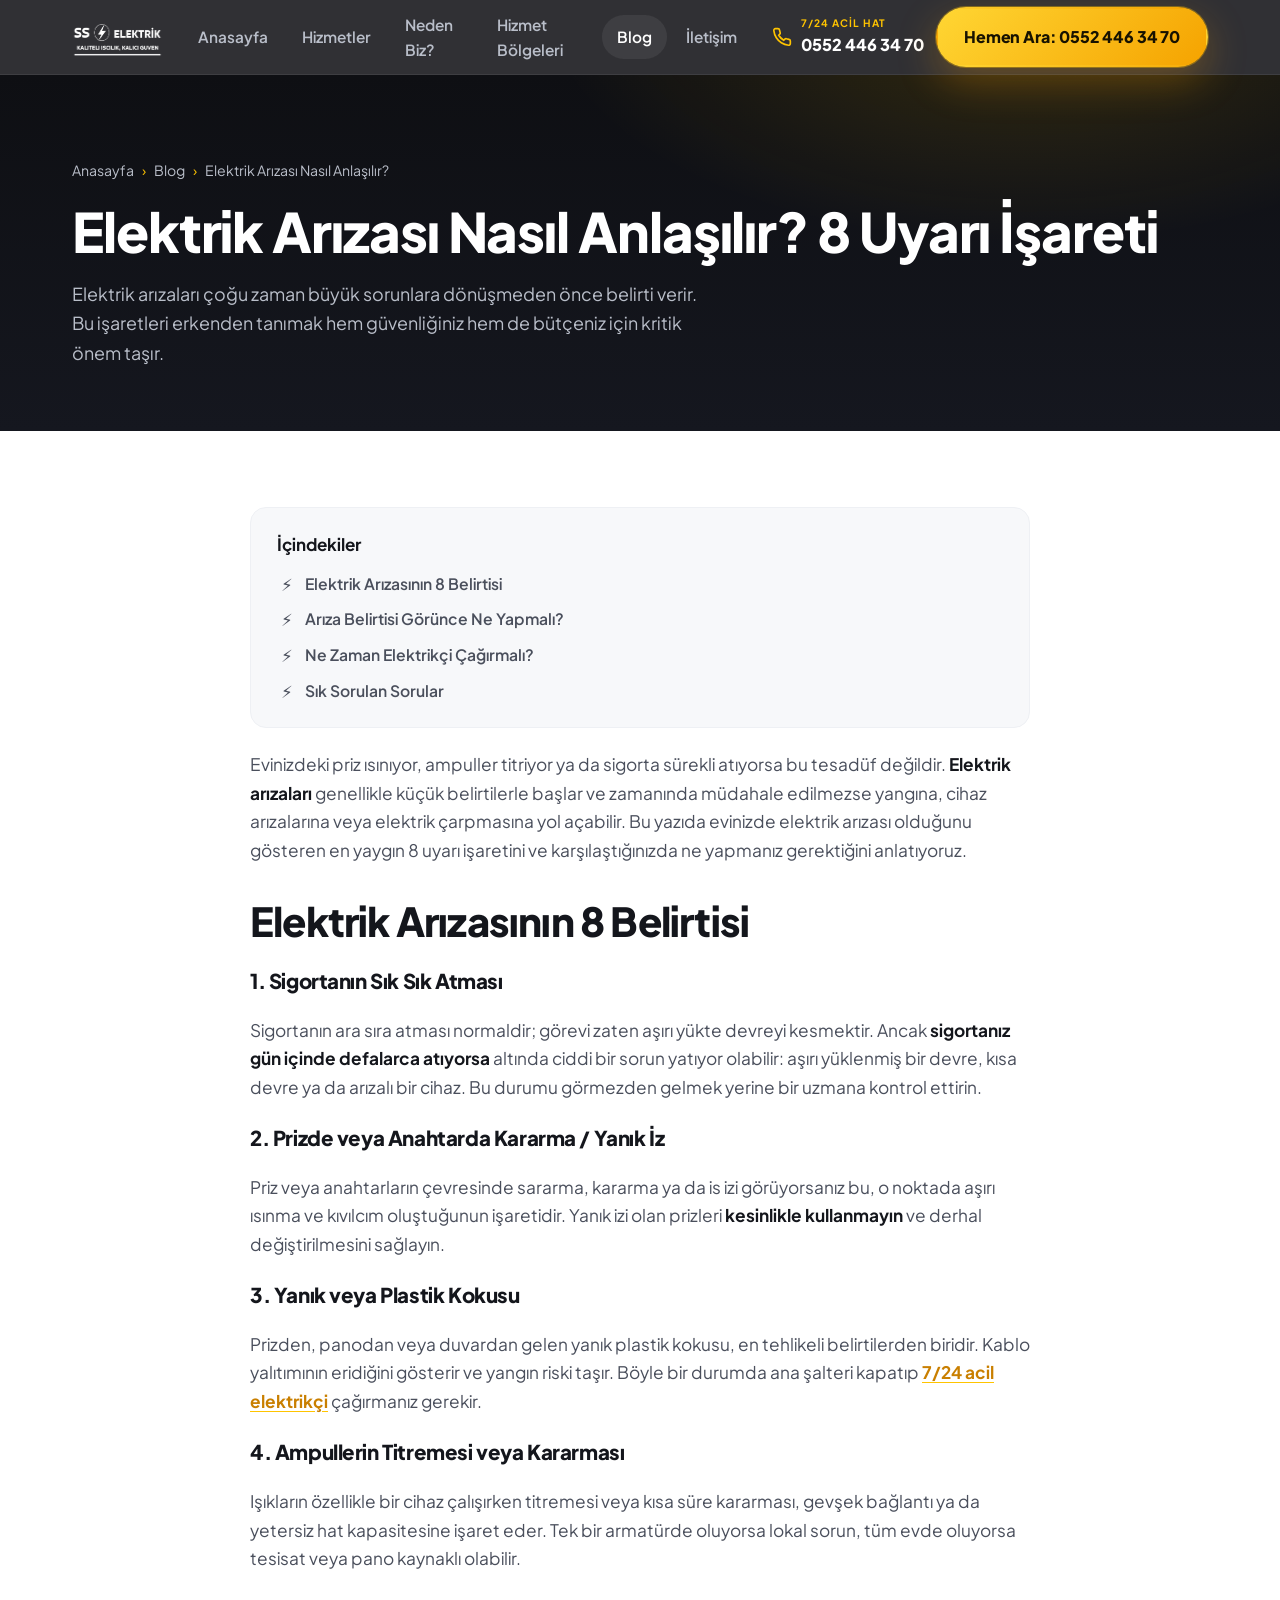
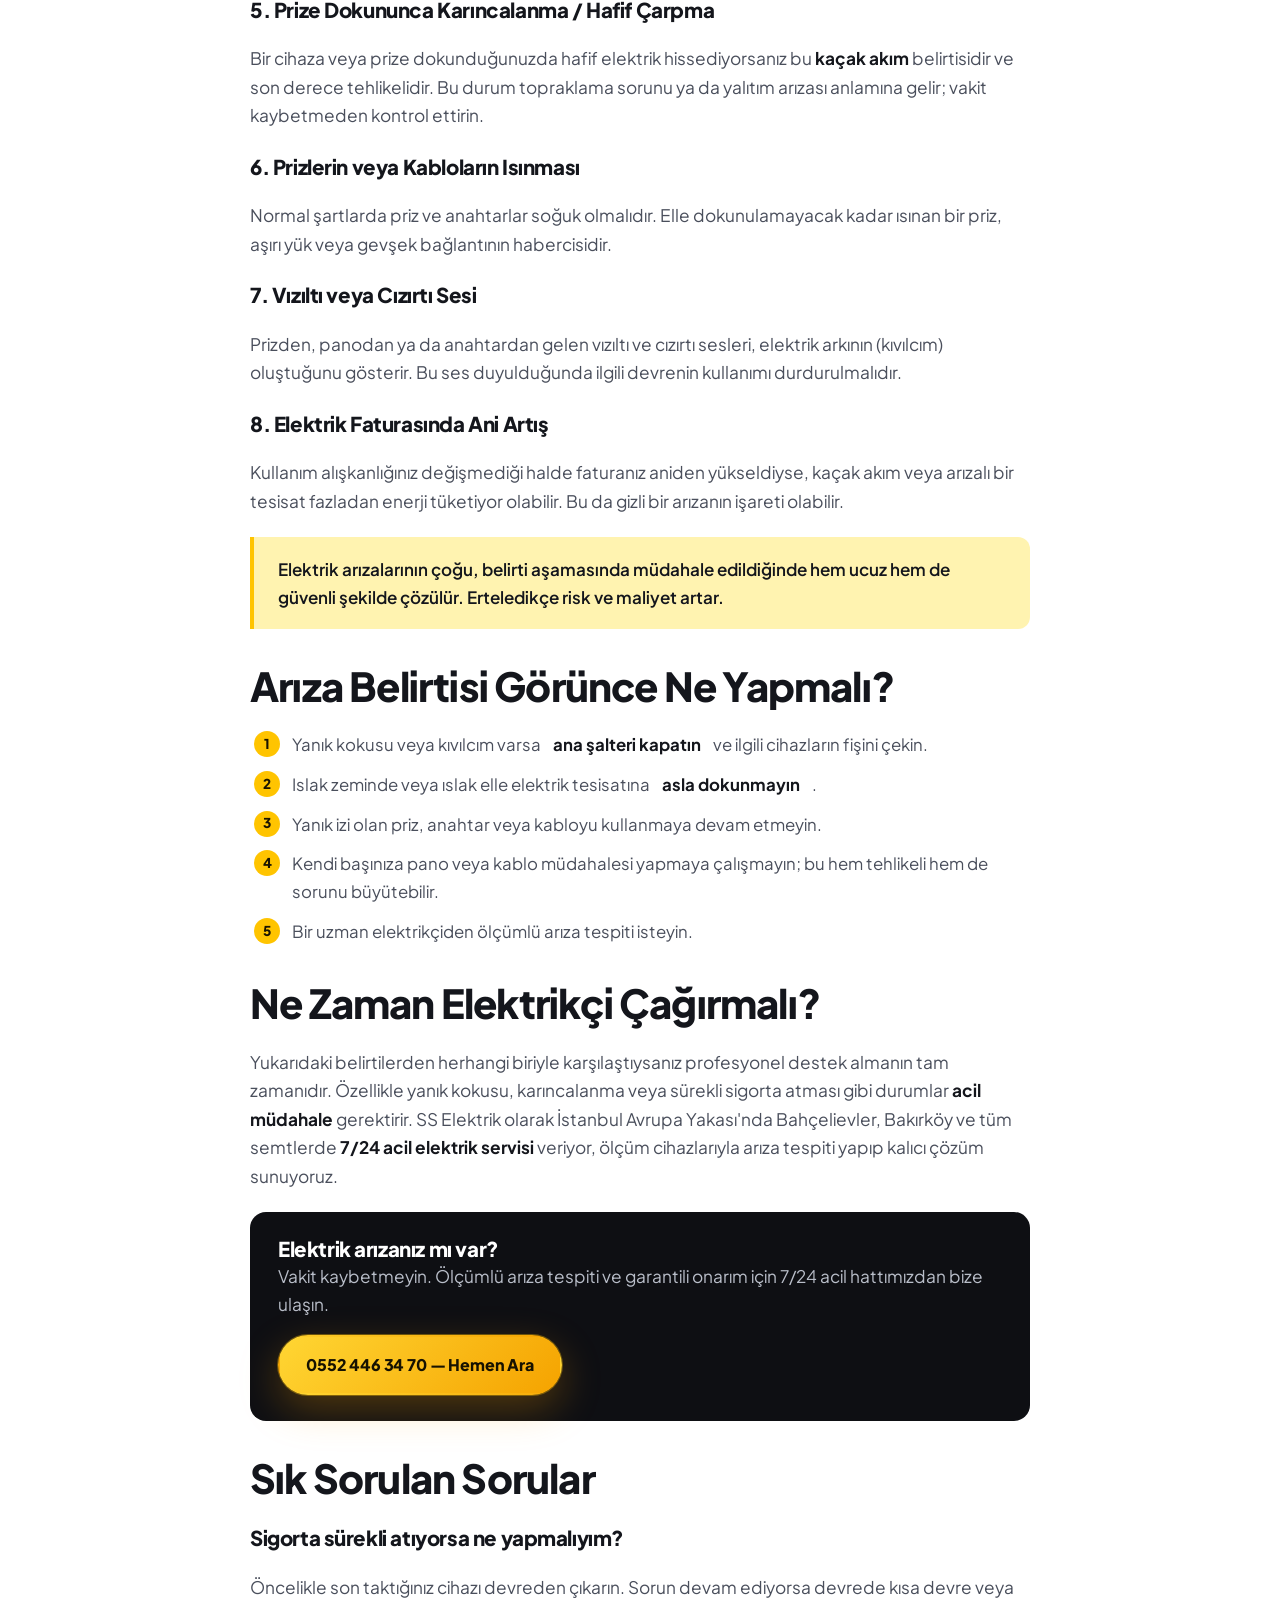
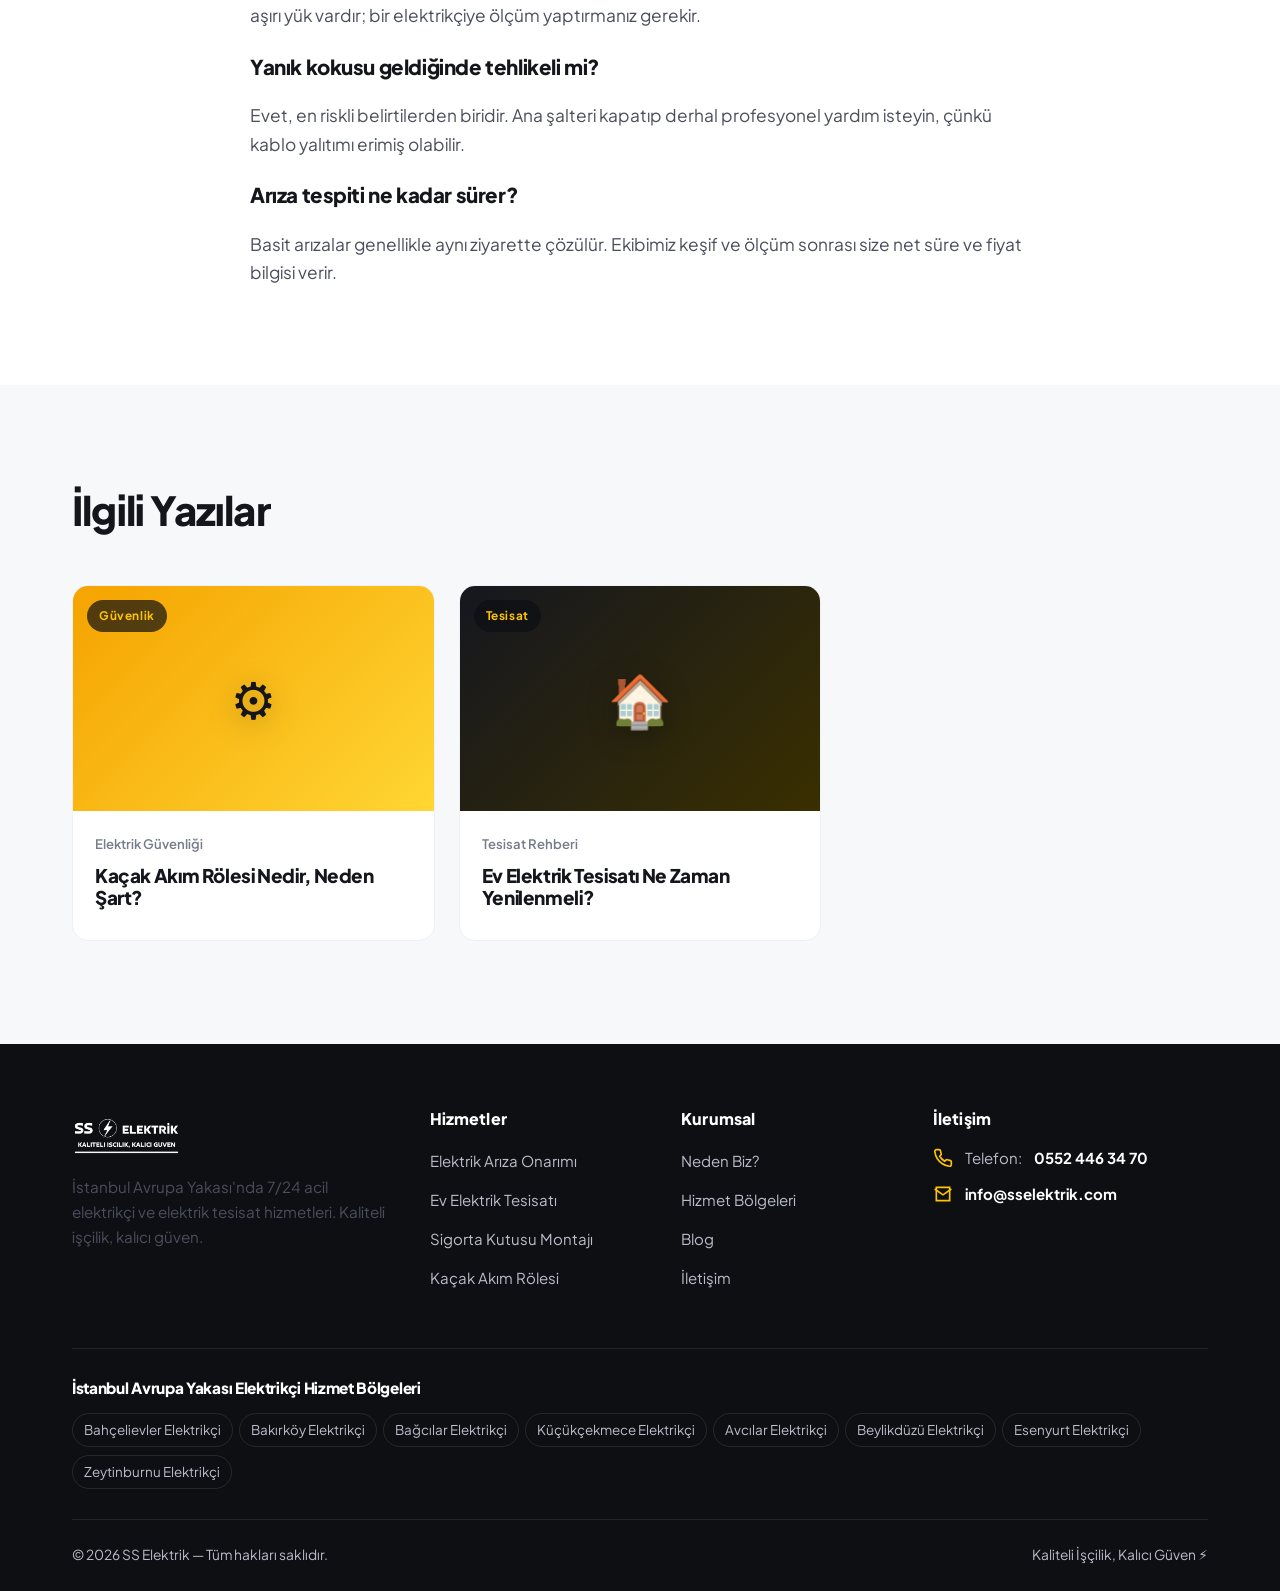
<file: blog-elektrik-arizasi-nasil-anlasilir.html>
<!doctype html>
<html lang="tr">
<head>
<meta charset="utf-8">
<meta name="viewport" content="width=device-width, initial-scale=1">

<!-- Google tag (gtag.js) -->
<script async src="https://www.googletagmanager.com/gtag/js?id=AW-18527982613"></script>
<script>
  window.dataLayer = window.dataLayer || [];
  function gtag(){dataLayer.push(arguments);}
  gtag('js', new Date());
  gtag('config', 'AW-18527982613');
</script>

<title>Elektrik Arızası Nasıl Anlaşılır? 8 Uyarı İşareti | SS Elektrik</title>
<meta name="description" content="Evinizde elektrik arızası olduğunu gösteren 8 önemli belirti: sigorta atması, prizde kararma, yanık kokusu ve daha fazlası. İstanbul Avrupa Yakası 7/24 acil elektrikçi için SS Elektrik.">
<meta name="keywords" content="elektrik arızası nasıl anlaşılır, sigorta atması, prizde kararma, elektrik kaçağı belirtileri, kısa devre, acil elektrikçi istanbul">
<meta name="author" content="SS Elektrik">
<meta name="robots" content="index, follow, max-image-preview:large">
<link rel="canonical" href="https://sselektrik.com/blog-elektrik-arizasi-nasil-anlasilir.html">
<meta property="og:type" content="article">
<meta property="og:locale" content="tr_TR">
<meta property="og:title" content="Elektrik Arızası Nasıl Anlaşılır? 8 Uyarı İşareti">
<meta property="og:description" content="Evinizde elektrik arızası olduğunu gösteren 8 önemli belirti ve yapmanız gerekenler.">
<meta property="og:url" content="https://sselektrik.com/blog-elektrik-arizasi-nasil-anlasilir.html">
<meta property="og:image" content="https://sselektrik.com/assets/logo-color.png">
<meta name="theme-color" content="#0E0F13">
<link rel="icon" type="image/png" href="assets/logo-color.png">
<link rel="preconnect" href="https://fonts.googleapis.com">
<link rel="preconnect" href="https://fonts.gstatic.com" crossorigin>
<link href="https://fonts.googleapis.com/css2?family=Plus+Jakarta+Sans:wght@400;500;600;700;800&display=swap" rel="stylesheet">
<link rel="stylesheet" href="css/style.css">
<script type="application/ld+json">
{
  "@context": "https://schema.org",
  "@type": "BlogPosting",
  "headline": "Elektrik Arızası Nasıl Anlaşılır? 8 Uyarı İşareti",
  "description": "Evinizde elektrik arızası olduğunu gösteren 8 önemli belirti ve yapmanız gerekenler.",
  "image": "https://sselektrik.com/assets/logo-color.png",
  "author": { "@type": "Organization", "name": "SS Elektrik" },
  "publisher": { "@type": "Organization", "name": "SS Elektrik", "logo": { "@type": "ImageObject", "url": "https://sselektrik.com/assets/logo-color.png" } },
  "datePublished": "2026-01-15",
  "dateModified": "2026-07-08",
  "mainEntityOfPage": "https://sselektrik.com/blog-elektrik-arizasi-nasil-anlasilir.html"
}
</script>
</head>
<body>

<header class="site-header">
  <div class="container header-inner">
    <a href="index.html" class="brand"><img src="assets/logo-white.png" alt="SS Elektrik logo"></a>
    <nav class="nav" aria-label="Ana menü">
      <a href="index.html">Anasayfa</a>
      <a href="index.html#hizmetler">Hizmetler</a>
      <a href="index.html#neden-biz">Neden Biz?</a>
      <a href="index.html#bolgeler">Hizmet Bölgeleri</a>
      <a href="blog.html" class="active">Blog</a>
      <a href="index.html#iletisim">İletişim</a>
    </nav>
    <div class="header-cta">
      <a href="tel:+905524463470" class="header-phone">
        <svg viewBox="0 0 24 24" fill="none" stroke="currentColor" stroke-width="2"><path d="M22 16.9v3a2 2 0 0 1-2.2 2 19.8 19.8 0 0 1-8.6-3 19.5 19.5 0 0 1-6-6 19.8 19.8 0 0 1-3-8.6A2 2 0 0 1 4.1 2h3a2 2 0 0 1 2 1.7c.1 1 .4 1.9.7 2.8a2 2 0 0 1-.5 2.1L8.1 9.9a16 16 0 0 0 6 6l1.3-1.3a2 2 0 0 1 2.1-.4c.9.3 1.8.6 2.8.7a2 2 0 0 1 1.7 2z"/></svg>
        <span><small>7/24 Acil Hat</small>0552 446 34 70</span>
      </a>
      <a href="tel:+905524463470" class="btn btn-primary">Hemen Ara: 0552 446 34 70</a>
    </div>
    <button class="nav-toggle" aria-label="Menüyü aç"><svg viewBox="0 0 24 24" fill="none" stroke="currentColor" stroke-width="2"><path d="M3 12h18M3 6h18M3 18h18"/></svg></button>
  </div>
</header>

<section class="page-hero">
  <div class="container">
    <nav class="breadcrumb"><a href="index.html">Anasayfa</a> <span>›</span> <a href="blog.html">Blog</a> <span>›</span> Elektrik Arızası Nasıl Anlaşılır?</nav>
    <h1>Elektrik Arızası Nasıl Anlaşılır? 8 Uyarı İşareti</h1>
    <p class="lead">Elektrik arızaları çoğu zaman büyük sorunlara dönüşmeden önce belirti verir. Bu işaretleri erkenden tanımak hem güvenliğiniz hem de bütçeniz için kritik önem taşır.</p>
  </div>
</section>

<article class="article container">
  <div class="toc">
    <b>İçindekiler</b>
    <ul>
      <li><a href="#belirtiler">Elektrik Arızasının 8 Belirtisi</a></li>
      <li><a href="#ne-yapmali">Arıza Belirtisi Görünce Ne Yapmalı?</a></li>
      <li><a href="#profesyonel">Ne Zaman Elektrikçi Çağırmalı?</a></li>
      <li><a href="#sss">Sık Sorulan Sorular</a></li>
    </ul>
  </div>

  <p>Evinizdeki priz ısınıyor, ampuller titriyor ya da sigorta sürekli atıyorsa bu tesadüf değildir. <strong>Elektrik arızaları</strong> genellikle küçük belirtilerle başlar ve zamanında müdahale edilmezse yangına, cihaz arızalarına veya elektrik çarpmasına yol açabilir. Bu yazıda evinizde elektrik arızası olduğunu gösteren en yaygın 8 uyarı işaretini ve karşılaştığınızda ne yapmanız gerektiğini anlatıyoruz.</p>

  <h2 id="belirtiler">Elektrik Arızasının 8 Belirtisi</h2>

  <h3>1. Sigortanın Sık Sık Atması</h3>
  <p>Sigortanın ara sıra atması normaldir; görevi zaten aşırı yükte devreyi kesmektir. Ancak <strong>sigortanız gün içinde defalarca atıyorsa</strong> altında ciddi bir sorun yatıyor olabilir: aşırı yüklenmiş bir devre, kısa devre ya da arızalı bir cihaz. Bu durumu görmezden gelmek yerine bir uzmana kontrol ettirin.</p>

  <h3>2. Prizde veya Anahtarda Kararma / Yanık İz</h3>
  <p>Priz veya anahtarların çevresinde sararma, kararma ya da is izi görüyorsanız bu, o noktada aşırı ısınma ve kıvılcım oluştuğunun işaretidir. Yanık izi olan prizleri <strong>kesinlikle kullanmayın</strong> ve derhal değiştirilmesini sağlayın.</p>

  <h3>3. Yanık veya Plastik Kokusu</h3>
  <p>Prizden, panodan veya duvardan gelen yanık plastik kokusu, en tehlikeli belirtilerden biridir. Kablo yalıtımının eridiğini gösterir ve yangın riski taşır. Böyle bir durumda ana şalteri kapatıp <a href="index.html#iletisim" class="inline">7/24 acil elektrikçi</a> çağırmanız gerekir.</p>

  <h3>4. Ampullerin Titremesi veya Kararması</h3>
  <p>Işıkların özellikle bir cihaz çalışırken titremesi veya kısa süre kararması, gevşek bağlantı ya da yetersiz hat kapasitesine işaret eder. Tek bir armatürde oluyorsa lokal sorun, tüm evde oluyorsa tesisat veya pano kaynaklı olabilir.</p>

  <h3>5. Prize Dokununca Karıncalanma / Hafif Çarpma</h3>
  <p>Bir cihaza veya prize dokunduğunuzda hafif elektrik hissediyorsanız bu <strong>kaçak akım</strong> belirtisidir ve son derece tehlikelidir. Bu durum topraklama sorunu ya da yalıtım arızası anlamına gelir; vakit kaybetmeden kontrol ettirin.</p>

  <h3>6. Prizlerin veya Kabloların Isınması</h3>
  <p>Normal şartlarda priz ve anahtarlar soğuk olmalıdır. Elle dokunulamayacak kadar ısınan bir priz, aşırı yük veya gevşek bağlantının habercisidir.</p>

  <h3>7. Vızıltı veya Cızırtı Sesi</h3>
  <p>Prizden, panodan ya da anahtardan gelen vızıltı ve cızırtı sesleri, elektrik arkının (kıvılcım) oluştuğunu gösterir. Bu ses duyulduğunda ilgili devrenin kullanımı durdurulmalıdır.</p>

  <h3>8. Elektrik Faturasında Ani Artış</h3>
  <p>Kullanım alışkanlığınız değişmediği halde faturanız aniden yükseldiyse, kaçak akım veya arızalı bir tesisat fazladan enerji tüketiyor olabilir. Bu da gizli bir arızanın işareti olabilir.</p>

  <blockquote>Elektrik arızalarının çoğu, belirti aşamasında müdahale edildiğinde hem ucuz hem de güvenli şekilde çözülür. Erteledikçe risk ve maliyet artar.</blockquote>

  <h2 id="ne-yapmali">Arıza Belirtisi Görünce Ne Yapmalı?</h2>
  <ol>
    <li>Yanık kokusu veya kıvılcım varsa <strong>ana şalteri kapatın</strong> ve ilgili cihazların fişini çekin.</li>
    <li>Islak zeminde veya ıslak elle elektrik tesisatına <strong>asla dokunmayın</strong>.</li>
    <li>Yanık izi olan priz, anahtar veya kabloyu kullanmaya devam etmeyin.</li>
    <li>Kendi başınıza pano veya kablo müdahalesi yapmaya çalışmayın; bu hem tehlikeli hem de sorunu büyütebilir.</li>
    <li>Bir uzman elektrikçiden ölçümlü arıza tespiti isteyin.</li>
  </ol>

  <h2 id="profesyonel">Ne Zaman Elektrikçi Çağırmalı?</h2>
  <p>Yukarıdaki belirtilerden herhangi biriyle karşılaştıysanız profesyonel destek almanın tam zamanıdır. Özellikle yanık kokusu, karıncalanma veya sürekli sigorta atması gibi durumlar <strong>acil müdahale</strong> gerektirir. SS Elektrik olarak İstanbul Avrupa Yakası'nda Bahçelievler, Bakırköy ve tüm semtlerde <strong>7/24 acil elektrik servisi</strong> veriyor, ölçüm cihazlarıyla arıza tespiti yapıp kalıcı çözüm sunuyoruz.</p>

  <div class="callout">
    <h3>Elektrik arızanız mı var?</h3>
    <p>Vakit kaybetmeyin. Ölçümlü arıza tespiti ve garantili onarım için 7/24 acil hattımızdan bize ulaşın.</p>
    <a href="tel:+905524463470" class="btn btn-primary">0552 446 34 70 — Hemen Ara</a>
  </div>

  <h2 id="sss">Sık Sorulan Sorular</h2>
  <h3>Sigorta sürekli atıyorsa ne yapmalıyım?</h3>
  <p>Öncelikle son taktığınız cihazı devreden çıkarın. Sorun devam ediyorsa devrede kısa devre veya aşırı yük vardır; bir elektrikçiye ölçüm yaptırmanız gerekir.</p>
  <h3>Yanık kokusu geldiğinde tehlikeli mi?</h3>
  <p>Evet, en riskli belirtilerden biridir. Ana şalteri kapatıp derhal profesyonel yardım isteyin, çünkü kablo yalıtımı erimiş olabilir.</p>
  <h3>Arıza tespiti ne kadar sürer?</h3>
  <p>Basit arızalar genellikle aynı ziyarette çözülür. Ekibimiz keşif ve ölçüm sonrası size net süre ve fiyat bilgisi verir.</p>
</article>

<!-- İlgili yazılar -->
<section class="section related">
  <div class="container">
    <div class="section-head"><h2>İlgili Yazılar</h2></div>
    <div class="blog-grid">
      <article class="post-card">
        <a href="blog-kacak-akim-rolesi-nedir.html" class="post-thumb t2"><span class="pt-icon">⚙️</span><span class="pt-tag">Güvenlik</span></a>
        <div class="post-body"><div class="meta">Elektrik Güvenliği</div><h3><a href="blog-kacak-akim-rolesi-nedir.html">Kaçak Akım Rölesi Nedir, Neden Şart?</a></h3></div>
      </article>
      <article class="post-card">
        <a href="blog-ev-elektrik-tesisati-yenileme.html" class="post-thumb t3"><span class="pt-icon">🏠</span><span class="pt-tag">Tesisat</span></a>
        <div class="post-body"><div class="meta">Tesisat Rehberi</div><h3><a href="blog-ev-elektrik-tesisati-yenileme.html">Ev Elektrik Tesisatı Ne Zaman Yenilenmeli?</a></h3></div>
      </article>
    </div>
  </div>
</section>

<footer class="site-footer">
  <div class="container">
    <div class="footer-top">
      <div class="footer-brand">
        <img src="assets/logo-white.png" alt="SS Elektrik logo">
        <p>İstanbul Avrupa Yakası'nda 7/24 acil elektrikçi ve elektrik tesisat hizmetleri. Kaliteli işçilik, kalıcı güven.</p>
      </div>
      <div class="footer-col">
        <h4>Hizmetler</h4>
        <ul>
          <li><a href="index.html#hizmetler">Elektrik Arıza Onarımı</a></li>
          <li><a href="index.html#hizmetler">Ev Elektrik Tesisatı</a></li>
          <li><a href="index.html#hizmetler">Sigorta Kutusu Montajı</a></li>
          <li><a href="index.html#hizmetler">Kaçak Akım Rölesi</a></li>
        </ul>
      </div>
      <div class="footer-col">
        <h4>Kurumsal</h4>
        <ul>
          <li><a href="index.html#neden-biz">Neden Biz?</a></li>
          <li><a href="index.html#bolgeler">Hizmet Bölgeleri</a></li>
          <li><a href="blog.html">Blog</a></li>
          <li><a href="index.html#iletisim">İletişim</a></li>
        </ul>
      </div>
      <div class="footer-col">
        <h4>İletişim</h4>
        <ul class="footer-contact">
          <li><svg viewBox="0 0 24 24" fill="none" stroke="currentColor" stroke-width="2"><path d="M22 16.9v3a2 2 0 0 1-2.2 2 19.8 19.8 0 0 1-8.6-3 19.5 19.5 0 0 1-6-6 19.8 19.8 0 0 1-3-8.6A2 2 0 0 1 4.1 2h3a2 2 0 0 1 2 1.7c.1 1 .4 1.9.7 2.8a2 2 0 0 1-.5 2.1L8.1 9.9a16 16 0 0 0 6 6l1.3-1.3a2 2 0 0 1 2.1-.4c.9.3 1.8.6 2.8.7a2 2 0 0 1 1.7 2z"/></svg>Telefon: <a href="tel:+905524463470">0552 446 34 70</a></li>
          <li><svg viewBox="0 0 24 24" fill="none" stroke="currentColor" stroke-width="2"><path d="M4 4h16v16H4z"/><path d="m22 6-10 7L2 6"/></svg><a href="mailto:info@sselektrik.com">info@sselektrik.com</a></li>
        </ul>
      </div>
    </div>
    <div class="footer-areas">
      <h4>İstanbul Avrupa Yakası Elektrikçi Hizmet Bölgeleri</h4>
      <div class="area-links">
        <a href="index.html#bolgeler">Bahçelievler Elektrikçi</a>
        <a href="index.html#bolgeler">Bakırköy Elektrikçi</a>
        <a href="index.html#bolgeler">Bağcılar Elektrikçi</a>
        <a href="index.html#bolgeler">Küçükçekmece Elektrikçi</a>
        <a href="index.html#bolgeler">Avcılar Elektrikçi</a>
        <a href="index.html#bolgeler">Beylikdüzü Elektrikçi</a>
        <a href="index.html#bolgeler">Esenyurt Elektrikçi</a>
        <a href="index.html#bolgeler">Zeytinburnu Elektrikçi</a>
      </div>
    </div>
    <div class="footer-bottom">
      <span>© <span id="year">2026</span> SS Elektrik — Tüm hakları saklıdır.</span>
      <span>Kaliteli İşçilik, Kalıcı Güven ⚡</span>
    </div>
  </div>
</footer>

<div class="mobile-call-bar">
  <a href="tel:+905524463470" class="m-call"><svg viewBox="0 0 24 24" fill="none" stroke="currentColor" stroke-width="2"><path d="M22 16.9v3a2 2 0 0 1-2.2 2 19.8 19.8 0 0 1-8.6-3 19.5 19.5 0 0 1-6-6 19.8 19.8 0 0 1-3-8.6A2 2 0 0 1 4.1 2h3a2 2 0 0 1 2 1.7c.1 1 .4 1.9.7 2.8a2 2 0 0 1-.5 2.1L8.1 9.9a16 16 0 0 0 6 6l1.3-1.3a2 2 0 0 1 2.1-.4c.9.3 1.8.6 2.8.7a2 2 0 0 1 1.7 2z"/></svg> 0552 446 34 70</a>
  <a href="https://wa.me/905524463470" class="m-wa" target="_blank" rel="noopener"><svg viewBox="0 0 24 24" fill="currentColor"><path d="M.057 24l1.687-6.163a11.867 11.867 0 0 1-1.587-5.946C.16 5.335 5.495 0 12.05 0a11.817 11.817 0 0 1 8.413 3.488 11.824 11.824 0 0 1 3.48 8.414c-.003 6.557-5.338 11.892-11.893 11.892a11.9 11.9 0 0 1-5.688-1.448L.057 24zm6.597-3.807c1.676.995 3.276 1.591 5.392 1.592 5.448 0 9.886-4.434 9.889-9.885.002-5.462-4.415-9.89-9.881-9.892-5.452 0-9.887 4.434-9.889 9.884a9.87 9.87 0 0 0 1.517 5.26l-.999 3.648 3.741-.981zm11.387-5.464c-.074-.124-.272-.198-.57-.347-.297-.149-1.758-.868-2.031-.967-.272-.099-.47-.149-.669.149-.198.297-.768.967-.941 1.165-.173.198-.347.223-.644.074-.297-.149-1.255-.462-2.39-1.475-.883-.788-1.48-1.761-1.653-2.059-.173-.297-.018-.458.13-.606.134-.133.297-.347.446-.521.151-.172.2-.296.3-.495.099-.198.05-.372-.025-.521-.075-.148-.669-1.611-.916-2.206-.242-.579-.487-.501-.669-.51l-.57-.01c-.198 0-.52.074-.792.372s-1.04 1.017-1.04 2.479 1.065 2.876 1.213 3.074c.149.198 2.095 3.2 5.076 4.487.709.306 1.263.489 1.694.626.712.226 1.36.194 1.872.118.571-.085 1.758-.719 2.006-1.413.248-.695.248-1.29.173-1.414z"/></svg> WhatsApp</a>
</div>

<script src="js/main.js"></script>
</body>
</html>
</file>
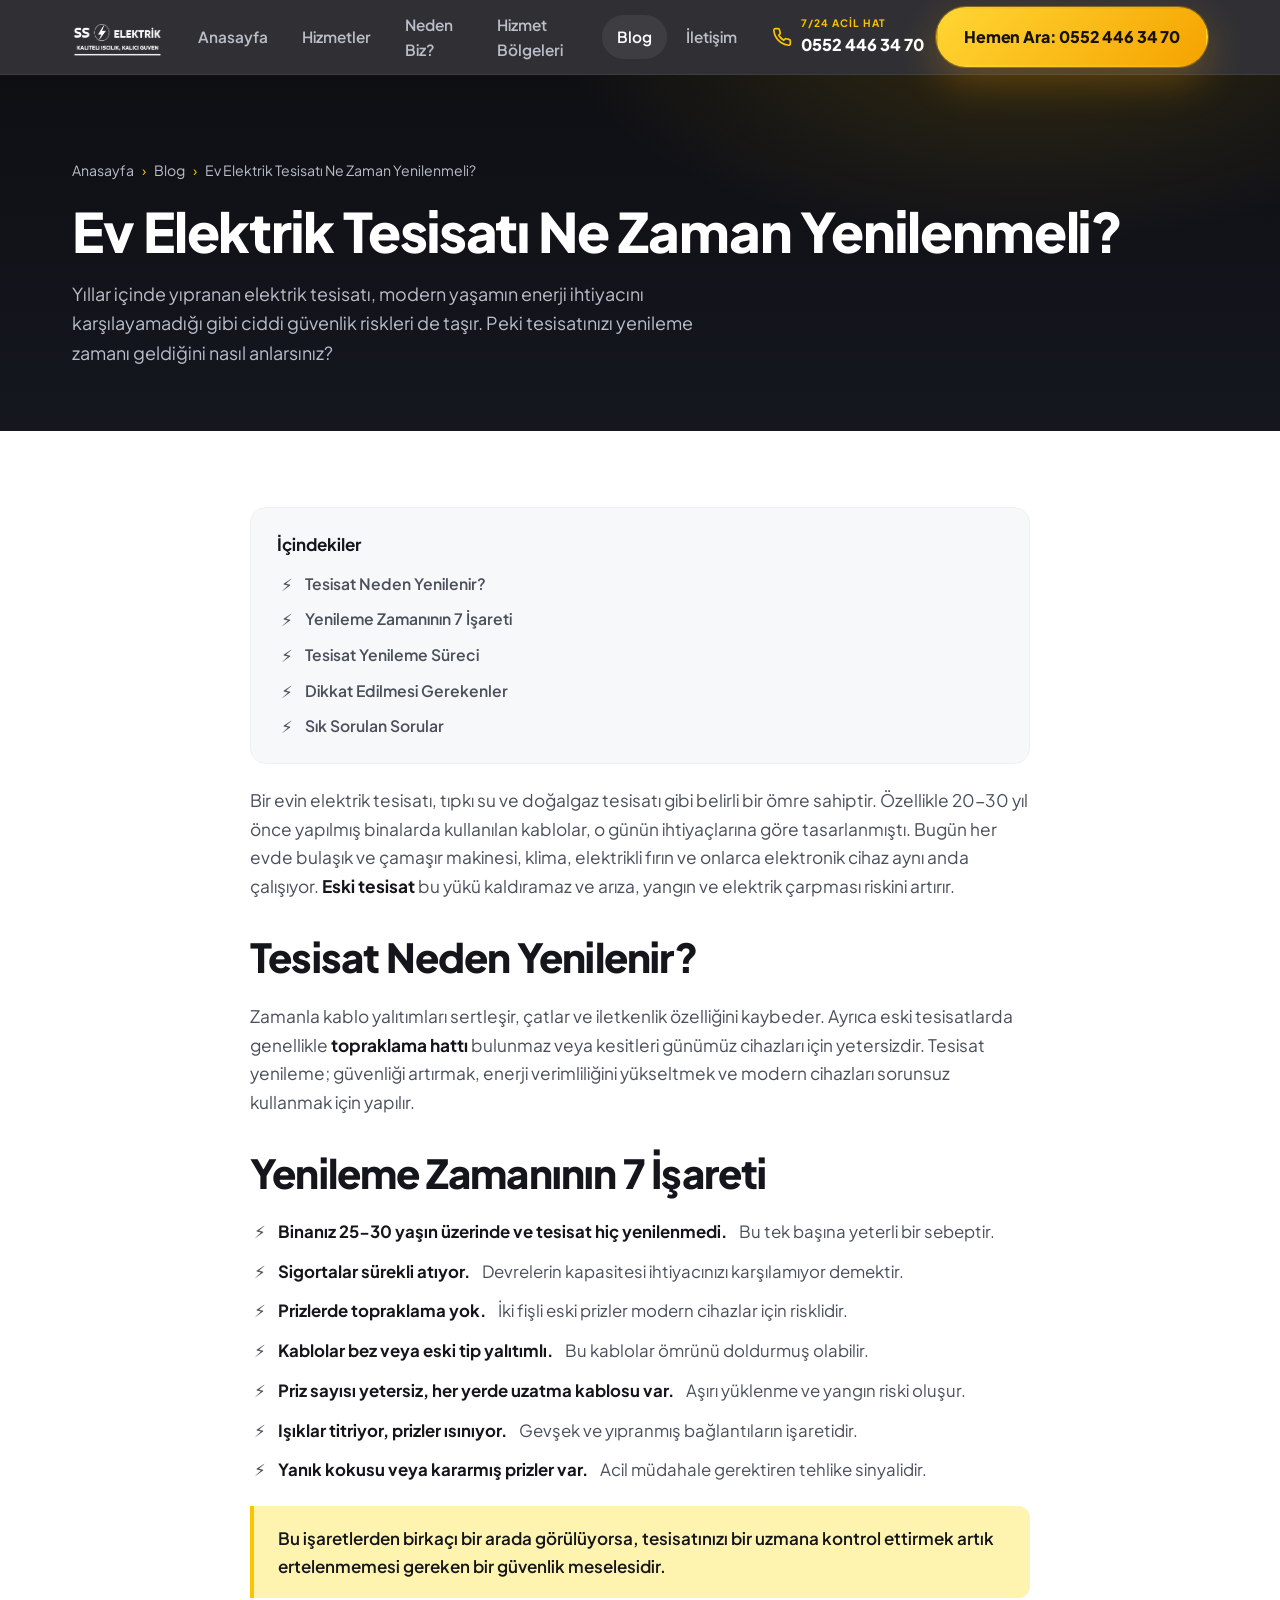
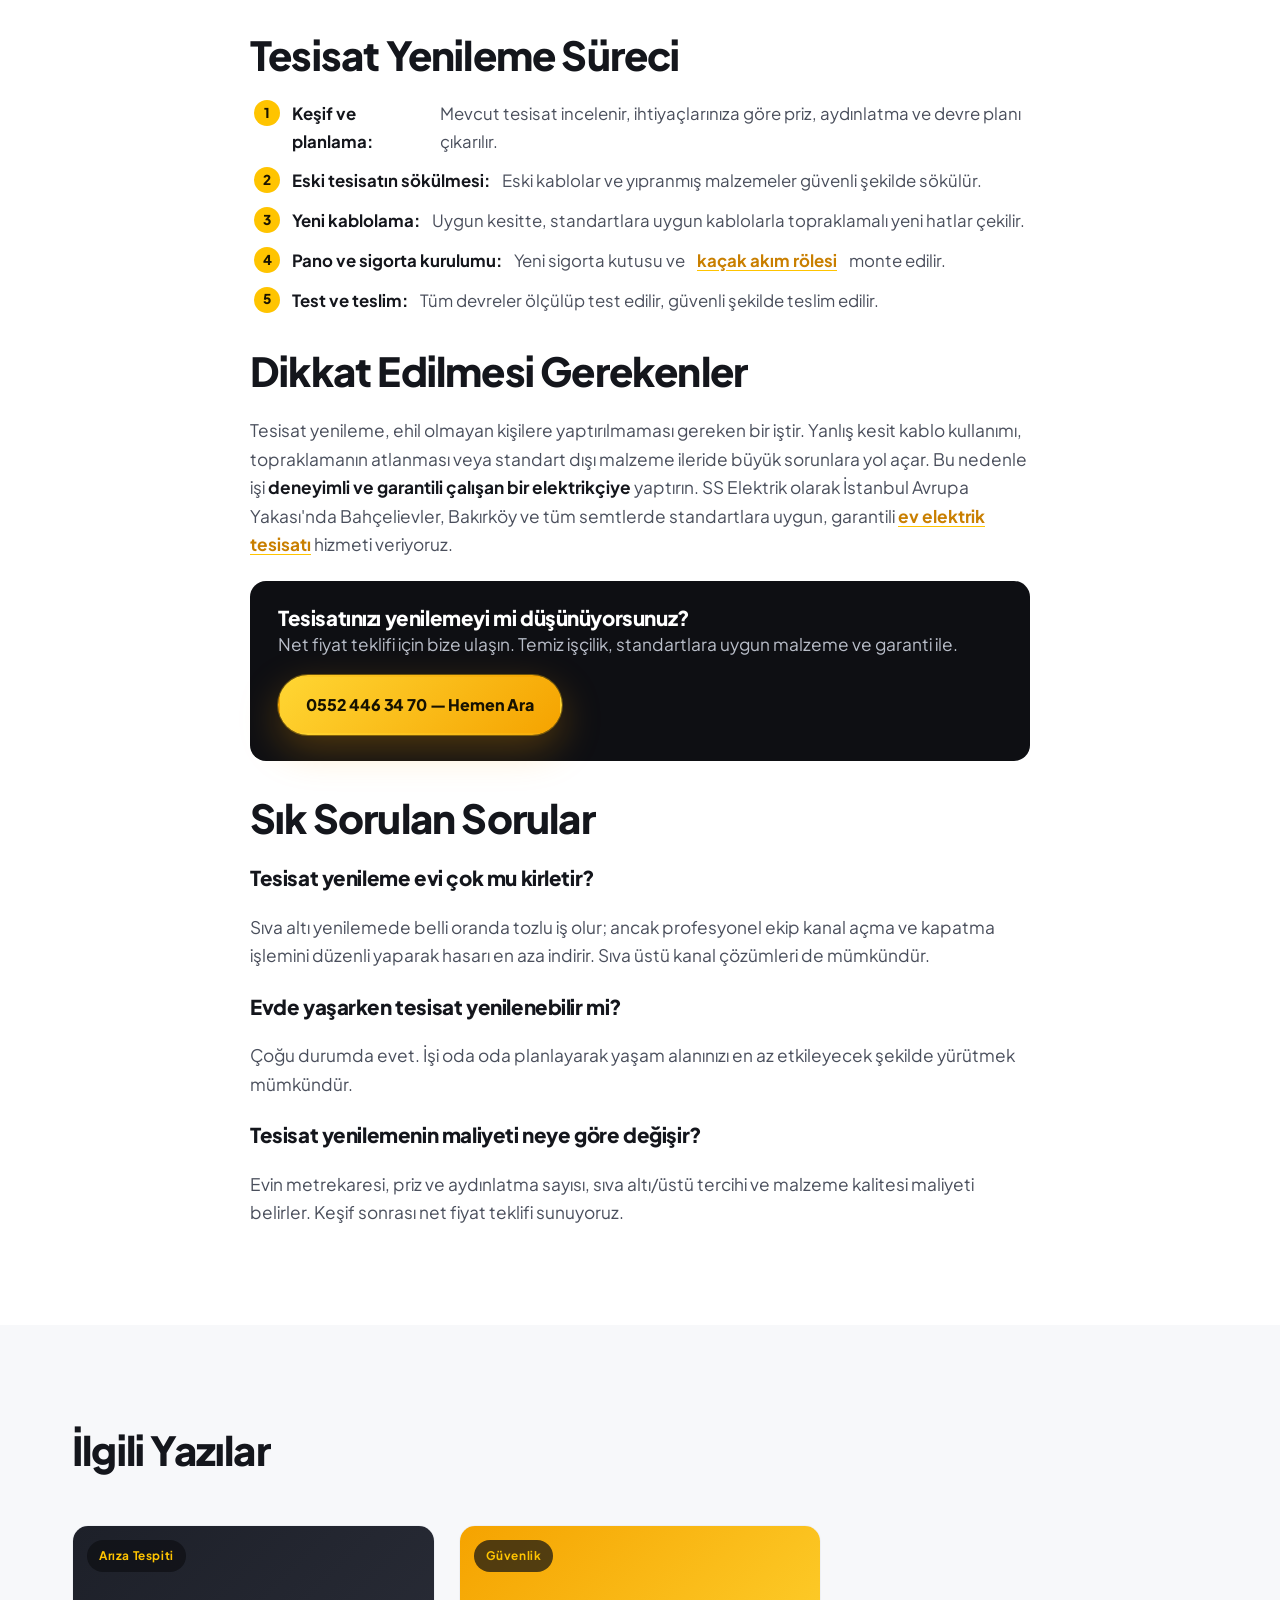
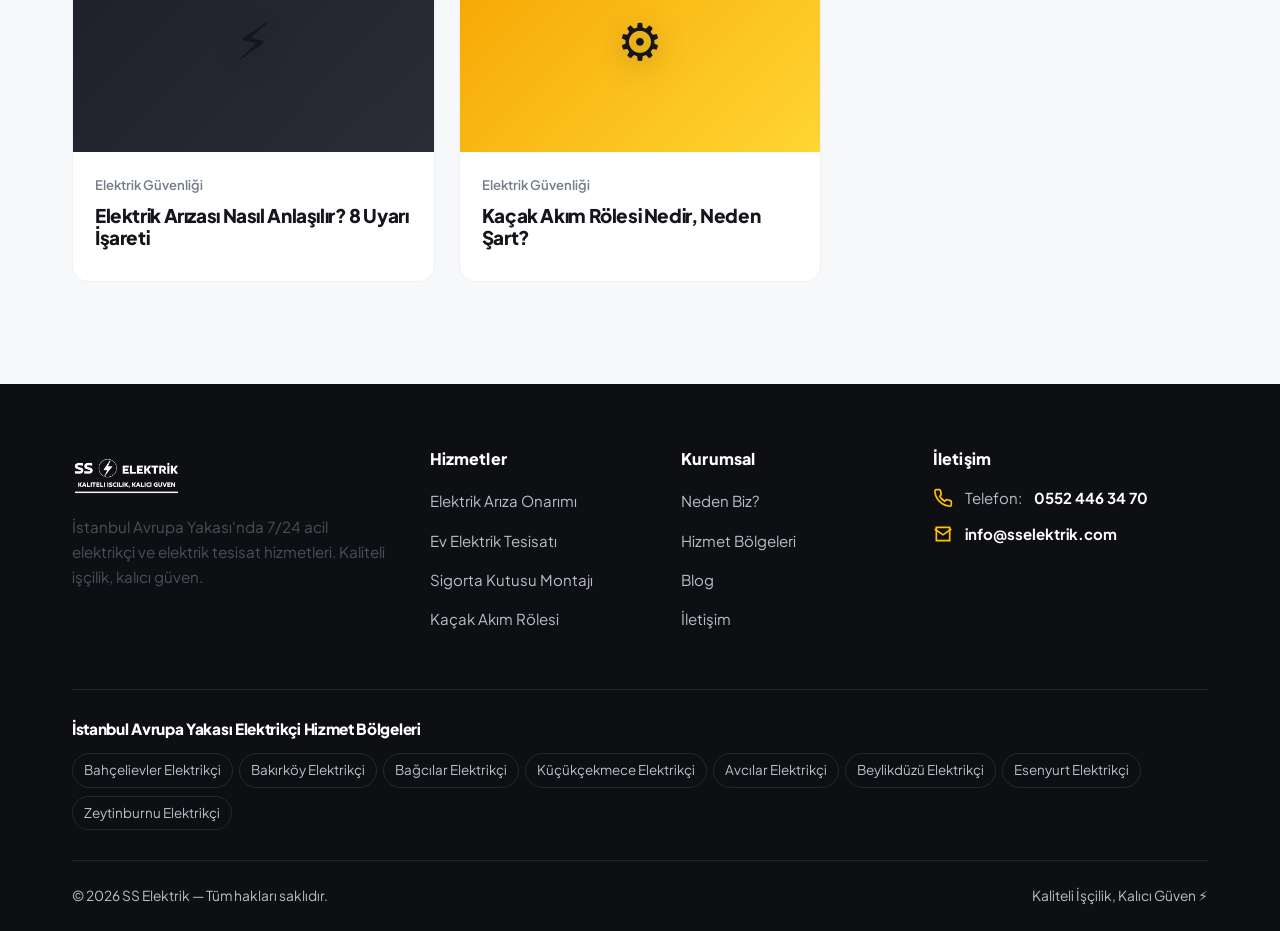
<file: blog-ev-elektrik-tesisati-yenileme.html>
<!doctype html>
<html lang="tr">
<head>
<meta charset="utf-8">
<meta name="viewport" content="width=device-width, initial-scale=1">

<!-- Google tag (gtag.js) -->
<script async src="https://www.googletagmanager.com/gtag/js?id=AW-18527982613"></script>
<script>
  window.dataLayer = window.dataLayer || [];
  function gtag(){dataLayer.push(arguments);}
  gtag('js', new Date());
  gtag('config', 'AW-18527982613');
</script>

<title>Ev Elektrik Tesisatı Ne Zaman Yenilenmeli? | SS Elektrik</title>
<meta name="description" content="Ev elektrik tesisatı ne zaman yenilenmeli? Eski tesisatın 7 tehlike işareti, yenileme süreci ve maliyeti. İstanbul Avrupa Yakası ev elektrik tesisatı hizmeti için SS Elektrik.">
<meta name="keywords" content="ev elektrik tesisatı yenileme, elektrik tesisatı değişimi, eski tesisat, elektrik tesisatı ne zaman yenilenmeli, tesisat tadilatı, istanbul elektrik tesisatı">
<meta name="author" content="SS Elektrik">
<meta name="robots" content="index, follow, max-image-preview:large">
<link rel="canonical" href="https://sselektrik.com/blog-ev-elektrik-tesisati-yenileme.html">
<meta property="og:type" content="article">
<meta property="og:locale" content="tr_TR">
<meta property="og:title" content="Ev Elektrik Tesisatı Ne Zaman Yenilenmeli?">
<meta property="og:description" content="Eski tesisatın tehlike işaretleri, yenileme süreci ve dikkat edilmesi gerekenler.">
<meta property="og:url" content="https://sselektrik.com/blog-ev-elektrik-tesisati-yenileme.html">
<meta property="og:image" content="https://sselektrik.com/assets/logo-color.png">
<meta name="theme-color" content="#0E0F13">
<link rel="icon" type="image/png" href="assets/logo-color.png">
<link rel="preconnect" href="https://fonts.googleapis.com">
<link rel="preconnect" href="https://fonts.gstatic.com" crossorigin>
<link href="https://fonts.googleapis.com/css2?family=Plus+Jakarta+Sans:wght@400;500;600;700;800&display=swap" rel="stylesheet">
<link rel="stylesheet" href="css/style.css">
<script type="application/ld+json">
{
  "@context": "https://schema.org",
  "@type": "BlogPosting",
  "headline": "Ev Elektrik Tesisatı Ne Zaman Yenilenmeli?",
  "description": "Eski tesisatın tehlike işaretleri, yenileme süreci ve dikkat edilmesi gerekenler.",
  "image": "https://sselektrik.com/assets/logo-color.png",
  "author": { "@type": "Organization", "name": "SS Elektrik" },
  "publisher": { "@type": "Organization", "name": "SS Elektrik", "logo": { "@type": "ImageObject", "url": "https://sselektrik.com/assets/logo-color.png" } },
  "datePublished": "2026-03-05",
  "dateModified": "2026-07-08",
  "mainEntityOfPage": "https://sselektrik.com/blog-ev-elektrik-tesisati-yenileme.html"
}
</script>
</head>
<body>

<header class="site-header">
  <div class="container header-inner">
    <a href="index.html" class="brand"><img src="assets/logo-white.png" alt="SS Elektrik logo"></a>
    <nav class="nav" aria-label="Ana menü">
      <a href="index.html">Anasayfa</a>
      <a href="index.html#hizmetler">Hizmetler</a>
      <a href="index.html#neden-biz">Neden Biz?</a>
      <a href="index.html#bolgeler">Hizmet Bölgeleri</a>
      <a href="blog.html" class="active">Blog</a>
      <a href="index.html#iletisim">İletişim</a>
    </nav>
    <div class="header-cta">
      <a href="tel:+905524463470" class="header-phone">
        <svg viewBox="0 0 24 24" fill="none" stroke="currentColor" stroke-width="2"><path d="M22 16.9v3a2 2 0 0 1-2.2 2 19.8 19.8 0 0 1-8.6-3 19.5 19.5 0 0 1-6-6 19.8 19.8 0 0 1-3-8.6A2 2 0 0 1 4.1 2h3a2 2 0 0 1 2 1.7c.1 1 .4 1.9.7 2.8a2 2 0 0 1-.5 2.1L8.1 9.9a16 16 0 0 0 6 6l1.3-1.3a2 2 0 0 1 2.1-.4c.9.3 1.8.6 2.8.7a2 2 0 0 1 1.7 2z"/></svg>
        <span><small>7/24 Acil Hat</small>0552 446 34 70</span>
      </a>
      <a href="tel:+905524463470" class="btn btn-primary">Hemen Ara: 0552 446 34 70</a>
    </div>
    <button class="nav-toggle" aria-label="Menüyü aç"><svg viewBox="0 0 24 24" fill="none" stroke="currentColor" stroke-width="2"><path d="M3 12h18M3 6h18M3 18h18"/></svg></button>
  </div>
</header>

<section class="page-hero">
  <div class="container">
    <nav class="breadcrumb"><a href="index.html">Anasayfa</a> <span>›</span> <a href="blog.html">Blog</a> <span>›</span> Ev Elektrik Tesisatı Ne Zaman Yenilenmeli?</nav>
    <h1>Ev Elektrik Tesisatı Ne Zaman Yenilenmeli?</h1>
    <p class="lead">Yıllar içinde yıpranan elektrik tesisatı, modern yaşamın enerji ihtiyacını karşılayamadığı gibi ciddi güvenlik riskleri de taşır. Peki tesisatınızı yenileme zamanı geldiğini nasıl anlarsınız?</p>
  </div>
</section>

<article class="article container">
  <div class="toc">
    <b>İçindekiler</b>
    <ul>
      <li><a href="#neden">Tesisat Neden Yenilenir?</a></li>
      <li><a href="#isaretler">Yenileme Zamanının 7 İşareti</a></li>
      <li><a href="#surec">Tesisat Yenileme Süreci</a></li>
      <li><a href="#dikkat">Dikkat Edilmesi Gerekenler</a></li>
      <li><a href="#sss">Sık Sorulan Sorular</a></li>
    </ul>
  </div>

  <p>Bir evin elektrik tesisatı, tıpkı su ve doğalgaz tesisatı gibi belirli bir ömre sahiptir. Özellikle 20-30 yıl önce yapılmış binalarda kullanılan kablolar, o günün ihtiyaçlarına göre tasarlanmıştı. Bugün her evde bulaşık ve çamaşır makinesi, klima, elektrikli fırın ve onlarca elektronik cihaz aynı anda çalışıyor. <strong>Eski tesisat</strong> bu yükü kaldıramaz ve arıza, yangın ve elektrik çarpması riskini artırır.</p>

  <h2 id="neden">Tesisat Neden Yenilenir?</h2>
  <p>Zamanla kablo yalıtımları sertleşir, çatlar ve iletkenlik özelliğini kaybeder. Ayrıca eski tesisatlarda genellikle <strong>topraklama hattı</strong> bulunmaz veya kesitleri günümüz cihazları için yetersizdir. Tesisat yenileme; güvenliği artırmak, enerji verimliliğini yükseltmek ve modern cihazları sorunsuz kullanmak için yapılır.</p>

  <h2 id="isaretler">Yenileme Zamanının 7 İşareti</h2>
  <ul>
    <li><strong>Binanız 25-30 yaşın üzerinde ve tesisat hiç yenilenmedi.</strong> Bu tek başına yeterli bir sebeptir.</li>
    <li><strong>Sigortalar sürekli atıyor.</strong> Devrelerin kapasitesi ihtiyacınızı karşılamıyor demektir.</li>
    <li><strong>Prizlerde topraklama yok.</strong> İki fişli eski prizler modern cihazlar için risklidir.</li>
    <li><strong>Kablolar bez veya eski tip yalıtımlı.</strong> Bu kablolar ömrünü doldurmuş olabilir.</li>
    <li><strong>Priz sayısı yetersiz, her yerde uzatma kablosu var.</strong> Aşırı yüklenme ve yangın riski oluşur.</li>
    <li><strong>Işıklar titriyor, prizler ısınıyor.</strong> Gevşek ve yıpranmış bağlantıların işaretidir.</li>
    <li><strong>Yanık kokusu veya kararmış prizler var.</strong> Acil müdahale gerektiren tehlike sinyalidir.</li>
  </ul>

  <blockquote>Bu işaretlerden birkaçı bir arada görülüyorsa, tesisatınızı bir uzmana kontrol ettirmek artık ertelenmemesi gereken bir güvenlik meselesidir.</blockquote>

  <h2 id="surec">Tesisat Yenileme Süreci</h2>
  <ol>
    <li><strong>Keşif ve planlama:</strong> Mevcut tesisat incelenir, ihtiyaçlarınıza göre priz, aydınlatma ve devre planı çıkarılır.</li>
    <li><strong>Eski tesisatın sökülmesi:</strong> Eski kablolar ve yıpranmış malzemeler güvenli şekilde sökülür.</li>
    <li><strong>Yeni kablolama:</strong> Uygun kesitte, standartlara uygun kablolarla topraklamalı yeni hatlar çekilir.</li>
    <li><strong>Pano ve sigorta kurulumu:</strong> Yeni sigorta kutusu ve <a href="blog-kacak-akim-rolesi-nedir.html" class="inline">kaçak akım rölesi</a> monte edilir.</li>
    <li><strong>Test ve teslim:</strong> Tüm devreler ölçülüp test edilir, güvenli şekilde teslim edilir.</li>
  </ol>

  <h2 id="dikkat">Dikkat Edilmesi Gerekenler</h2>
  <p>Tesisat yenileme, ehil olmayan kişilere yaptırılmaması gereken bir iştir. Yanlış kesit kablo kullanımı, topraklamanın atlanması veya standart dışı malzeme ileride büyük sorunlara yol açar. Bu nedenle işi <strong>deneyimli ve garantili çalışan bir elektrikçiye</strong> yaptırın. SS Elektrik olarak İstanbul Avrupa Yakası'nda Bahçelievler, Bakırköy ve tüm semtlerde standartlara uygun, garantili <a href="index.html#hizmetler" class="inline">ev elektrik tesisatı</a> hizmeti veriyoruz.</p>

  <div class="callout">
    <h3>Tesisatınızı yenilemeyi mi düşünüyorsunuz?</h3>
    <p>Net fiyat teklifi için bize ulaşın. Temiz işçilik, standartlara uygun malzeme ve garanti ile.</p>
    <a href="tel:+905524463470" class="btn btn-primary">0552 446 34 70 — Hemen Ara</a>
  </div>

  <h2 id="sss">Sık Sorulan Sorular</h2>
  <h3>Tesisat yenileme evi çok mu kirletir?</h3>
  <p>Sıva altı yenilemede belli oranda tozlu iş olur; ancak profesyonel ekip kanal açma ve kapatma işlemini düzenli yaparak hasarı en aza indirir. Sıva üstü kanal çözümleri de mümkündür.</p>
  <h3>Evde yaşarken tesisat yenilenebilir mi?</h3>
  <p>Çoğu durumda evet. İşi oda oda planlayarak yaşam alanınızı en az etkileyecek şekilde yürütmek mümkündür.</p>
  <h3>Tesisat yenilemenin maliyeti neye göre değişir?</h3>
  <p>Evin metrekaresi, priz ve aydınlatma sayısı, sıva altı/üstü tercihi ve malzeme kalitesi maliyeti belirler. Keşif sonrası net fiyat teklifi sunuyoruz.</p>
</article>

<section class="section related">
  <div class="container">
    <div class="section-head"><h2>İlgili Yazılar</h2></div>
    <div class="blog-grid">
      <article class="post-card">
        <a href="blog-elektrik-arizasi-nasil-anlasilir.html" class="post-thumb t1"><span class="pt-icon">⚡</span><span class="pt-tag">Arıza Tespiti</span></a>
        <div class="post-body"><div class="meta">Elektrik Güvenliği</div><h3><a href="blog-elektrik-arizasi-nasil-anlasilir.html">Elektrik Arızası Nasıl Anlaşılır? 8 Uyarı İşareti</a></h3></div>
      </article>
      <article class="post-card">
        <a href="blog-kacak-akim-rolesi-nedir.html" class="post-thumb t2"><span class="pt-icon">⚙️</span><span class="pt-tag">Güvenlik</span></a>
        <div class="post-body"><div class="meta">Elektrik Güvenliği</div><h3><a href="blog-kacak-akim-rolesi-nedir.html">Kaçak Akım Rölesi Nedir, Neden Şart?</a></h3></div>
      </article>
    </div>
  </div>
</section>

<footer class="site-footer">
  <div class="container">
    <div class="footer-top">
      <div class="footer-brand">
        <img src="assets/logo-white.png" alt="SS Elektrik logo">
        <p>İstanbul Avrupa Yakası'nda 7/24 acil elektrikçi ve elektrik tesisat hizmetleri. Kaliteli işçilik, kalıcı güven.</p>
      </div>
      <div class="footer-col">
        <h4>Hizmetler</h4>
        <ul>
          <li><a href="index.html#hizmetler">Elektrik Arıza Onarımı</a></li>
          <li><a href="index.html#hizmetler">Ev Elektrik Tesisatı</a></li>
          <li><a href="index.html#hizmetler">Sigorta Kutusu Montajı</a></li>
          <li><a href="index.html#hizmetler">Kaçak Akım Rölesi</a></li>
        </ul>
      </div>
      <div class="footer-col">
        <h4>Kurumsal</h4>
        <ul>
          <li><a href="index.html#neden-biz">Neden Biz?</a></li>
          <li><a href="index.html#bolgeler">Hizmet Bölgeleri</a></li>
          <li><a href="blog.html">Blog</a></li>
          <li><a href="index.html#iletisim">İletişim</a></li>
        </ul>
      </div>
      <div class="footer-col">
        <h4>İletişim</h4>
        <ul class="footer-contact">
          <li><svg viewBox="0 0 24 24" fill="none" stroke="currentColor" stroke-width="2"><path d="M22 16.9v3a2 2 0 0 1-2.2 2 19.8 19.8 0 0 1-8.6-3 19.5 19.5 0 0 1-6-6 19.8 19.8 0 0 1-3-8.6A2 2 0 0 1 4.1 2h3a2 2 0 0 1 2 1.7c.1 1 .4 1.9.7 2.8a2 2 0 0 1-.5 2.1L8.1 9.9a16 16 0 0 0 6 6l1.3-1.3a2 2 0 0 1 2.1-.4c.9.3 1.8.6 2.8.7a2 2 0 0 1 1.7 2z"/></svg>Telefon: <a href="tel:+905524463470">0552 446 34 70</a></li>
          <li><svg viewBox="0 0 24 24" fill="none" stroke="currentColor" stroke-width="2"><path d="M4 4h16v16H4z"/><path d="m22 6-10 7L2 6"/></svg><a href="mailto:info@sselektrik.com">info@sselektrik.com</a></li>
        </ul>
      </div>
    </div>
    <div class="footer-areas">
      <h4>İstanbul Avrupa Yakası Elektrikçi Hizmet Bölgeleri</h4>
      <div class="area-links">
        <a href="index.html#bolgeler">Bahçelievler Elektrikçi</a>
        <a href="index.html#bolgeler">Bakırköy Elektrikçi</a>
        <a href="index.html#bolgeler">Bağcılar Elektrikçi</a>
        <a href="index.html#bolgeler">Küçükçekmece Elektrikçi</a>
        <a href="index.html#bolgeler">Avcılar Elektrikçi</a>
        <a href="index.html#bolgeler">Beylikdüzü Elektrikçi</a>
        <a href="index.html#bolgeler">Esenyurt Elektrikçi</a>
        <a href="index.html#bolgeler">Zeytinburnu Elektrikçi</a>
      </div>
    </div>
    <div class="footer-bottom">
      <span>© <span id="year">2026</span> SS Elektrik — Tüm hakları saklıdır.</span>
      <span>Kaliteli İşçilik, Kalıcı Güven ⚡</span>
    </div>
  </div>
</footer>

<div class="mobile-call-bar">
  <a href="tel:+905524463470" class="m-call"><svg viewBox="0 0 24 24" fill="none" stroke="currentColor" stroke-width="2"><path d="M22 16.9v3a2 2 0 0 1-2.2 2 19.8 19.8 0 0 1-8.6-3 19.5 19.5 0 0 1-6-6 19.8 19.8 0 0 1-3-8.6A2 2 0 0 1 4.1 2h3a2 2 0 0 1 2 1.7c.1 1 .4 1.9.7 2.8a2 2 0 0 1-.5 2.1L8.1 9.9a16 16 0 0 0 6 6l1.3-1.3a2 2 0 0 1 2.1-.4c.9.3 1.8.6 2.8.7a2 2 0 0 1 1.7 2z"/></svg> 0552 446 34 70</a>
  <a href="https://wa.me/905524463470" class="m-wa" target="_blank" rel="noopener"><svg viewBox="0 0 24 24" fill="currentColor"><path d="M.057 24l1.687-6.163a11.867 11.867 0 0 1-1.587-5.946C.16 5.335 5.495 0 12.05 0a11.817 11.817 0 0 1 8.413 3.488 11.824 11.824 0 0 1 3.48 8.414c-.003 6.557-5.338 11.892-11.893 11.892a11.9 11.9 0 0 1-5.688-1.448L.057 24zm6.597-3.807c1.676.995 3.276 1.591 5.392 1.592 5.448 0 9.886-4.434 9.889-9.885.002-5.462-4.415-9.89-9.881-9.892-5.452 0-9.887 4.434-9.889 9.884a9.87 9.87 0 0 0 1.517 5.26l-.999 3.648 3.741-.981zm11.387-5.464c-.074-.124-.272-.198-.57-.347-.297-.149-1.758-.868-2.031-.967-.272-.099-.47-.149-.669.149-.198.297-.768.967-.941 1.165-.173.198-.347.223-.644.074-.297-.149-1.255-.462-2.39-1.475-.883-.788-1.48-1.761-1.653-2.059-.173-.297-.018-.458.13-.606.134-.133.297-.347.446-.521.151-.172.2-.296.3-.495.099-.198.05-.372-.025-.521-.075-.148-.669-1.611-.916-2.206-.242-.579-.487-.501-.669-.51l-.57-.01c-.198 0-.52.074-.792.372s-1.04 1.017-1.04 2.479 1.065 2.876 1.213 3.074c.149.198 2.095 3.2 5.076 4.487.709.306 1.263.489 1.694.626.712.226 1.36.194 1.872.118.571-.085 1.758-.719 2.006-1.413.248-.695.248-1.29.173-1.414z"/></svg> WhatsApp</a>
</div>

<script src="js/main.js"></script>
</body>
</html>
</file>
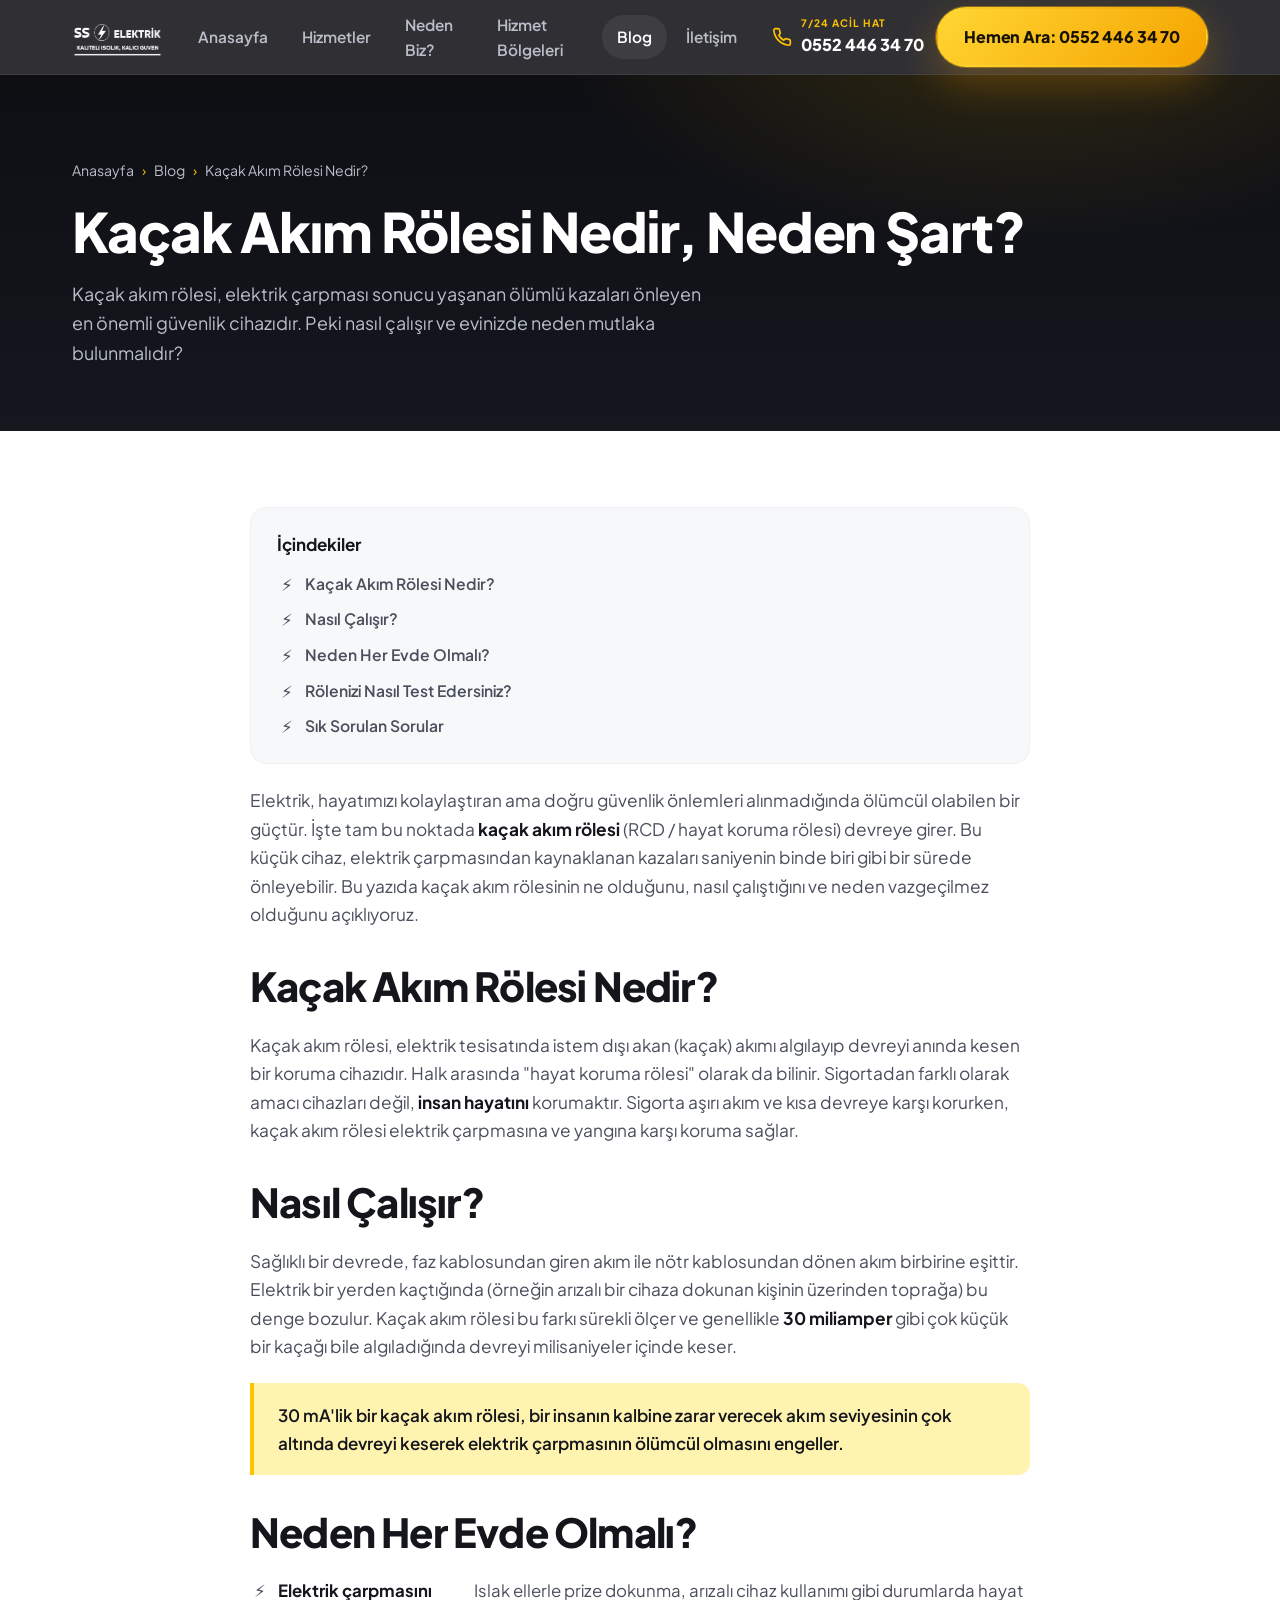
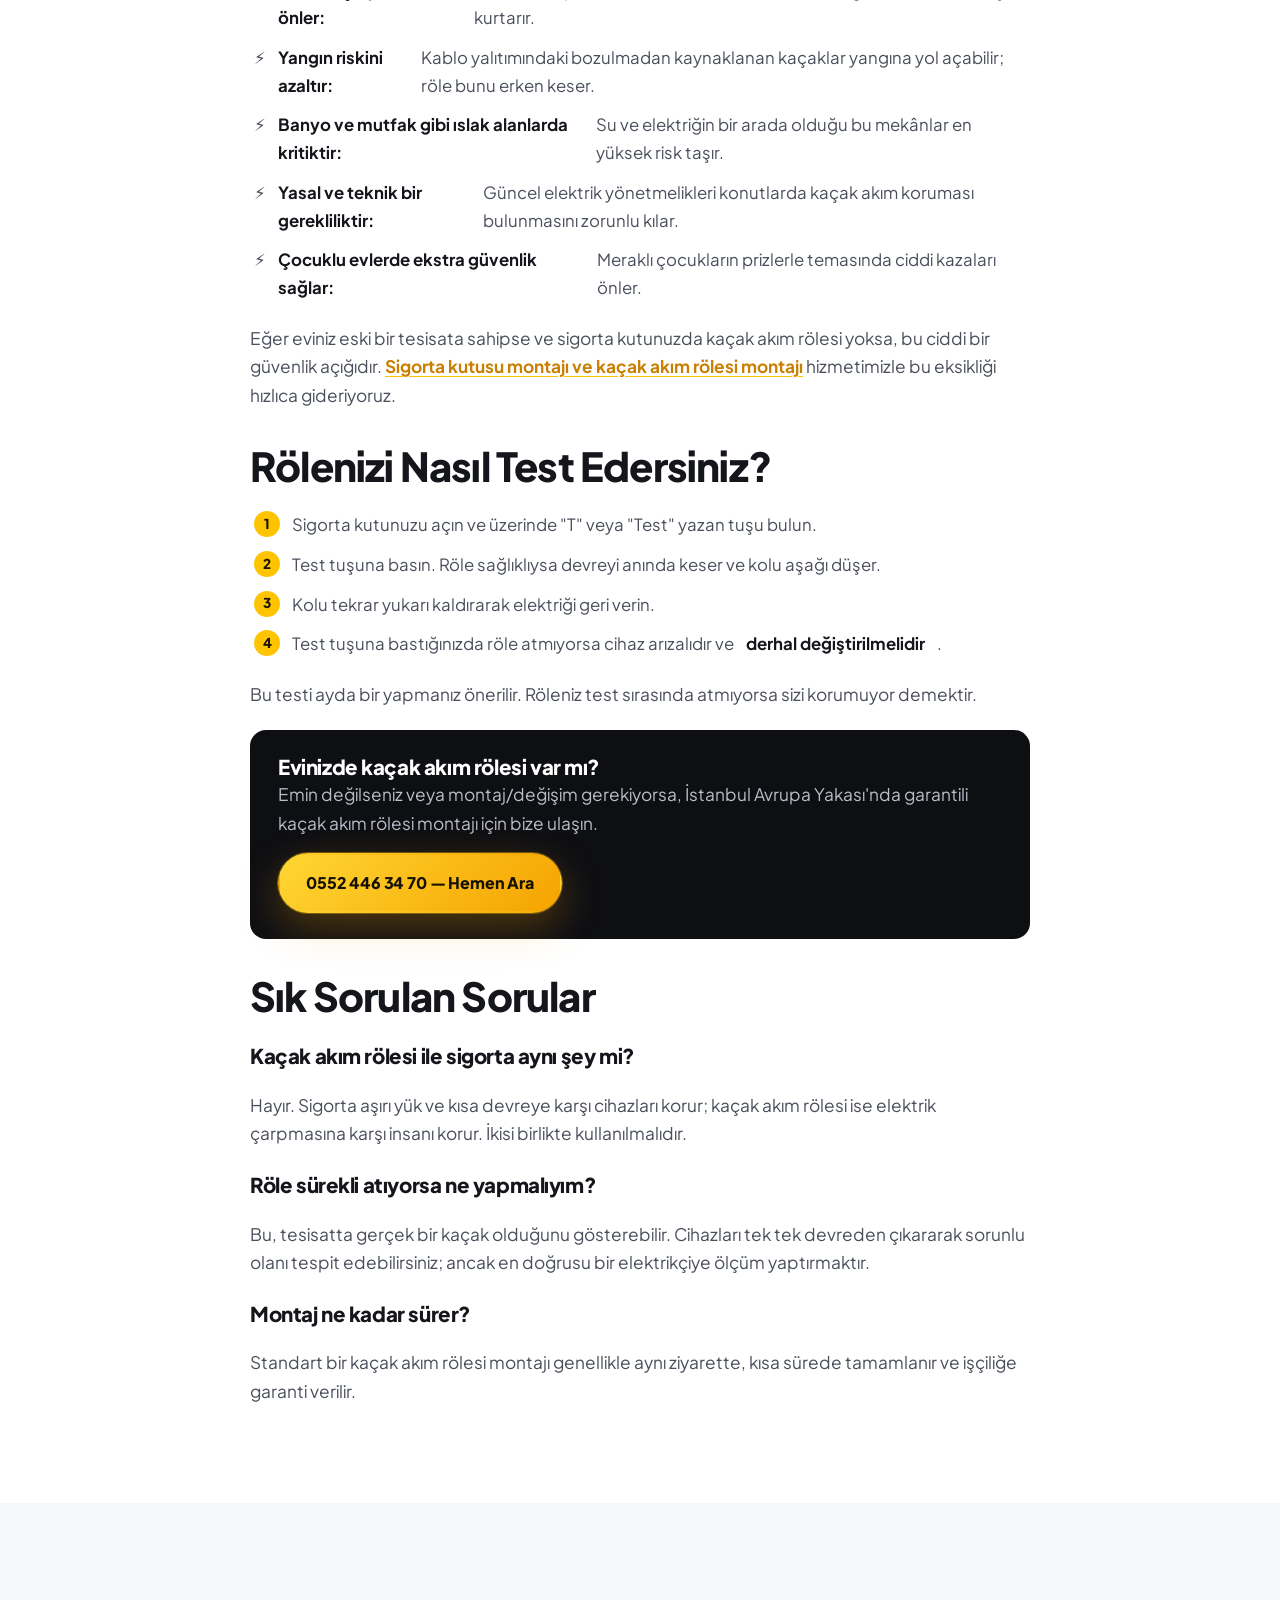
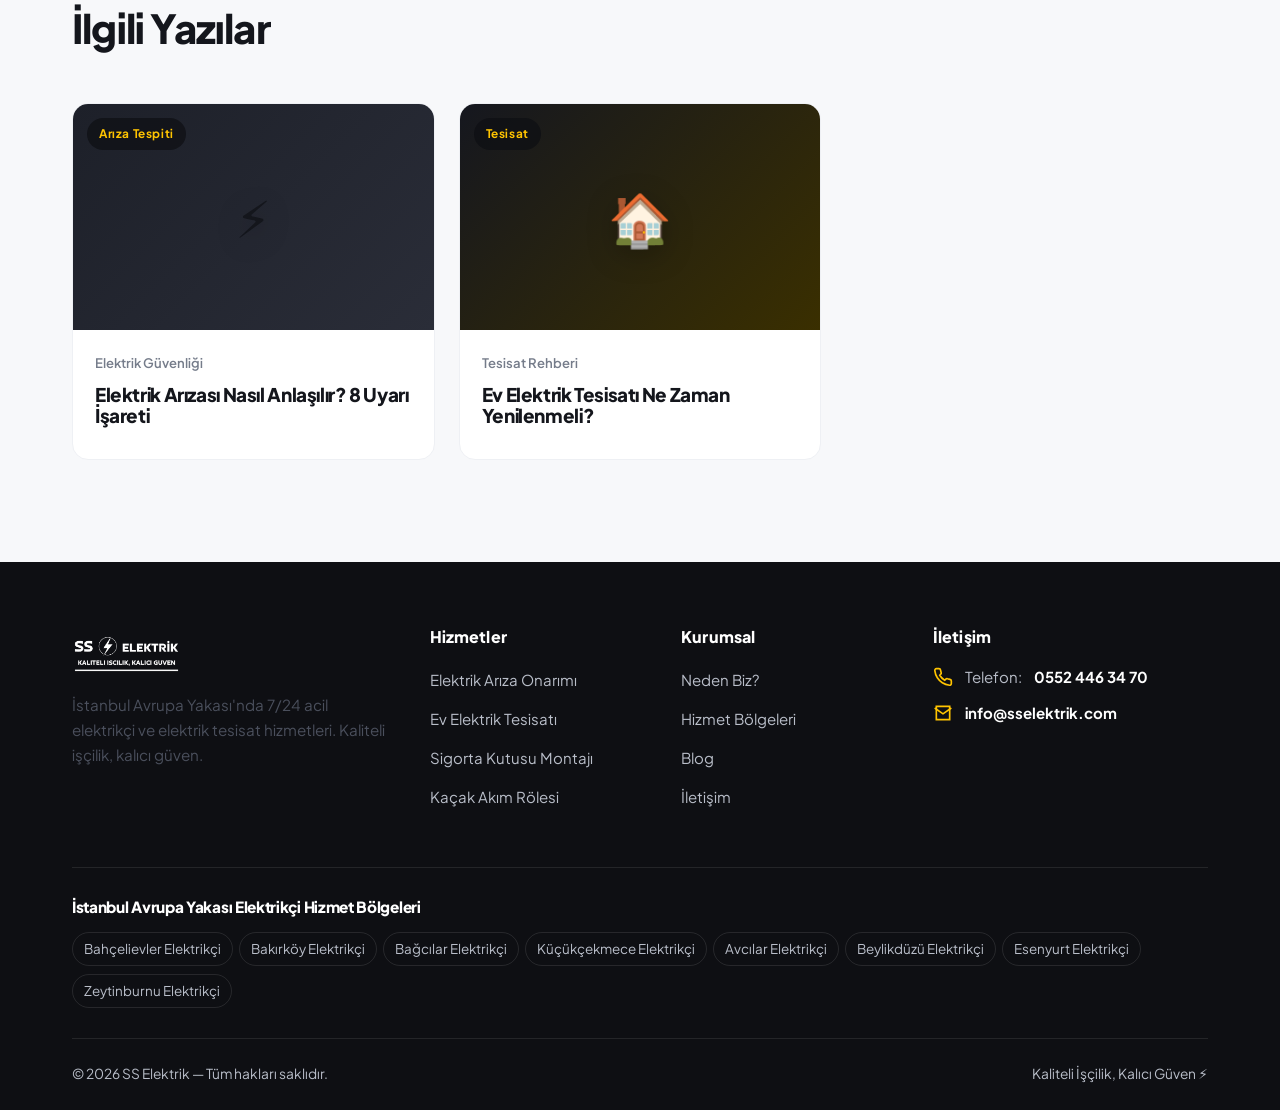
<file: blog-kacak-akim-rolesi-nedir.html>
<!doctype html>
<html lang="tr">
<head>
<meta charset="utf-8">
<meta name="viewport" content="width=device-width, initial-scale=1">

<!-- Google tag (gtag.js) -->
<script async src="https://www.googletagmanager.com/gtag/js?id=AW-18527982613"></script>
<script>
  window.dataLayer = window.dataLayer || [];
  function gtag(){dataLayer.push(arguments);}
  gtag('js', new Date());
  gtag('config', 'AW-18527982613');
</script>

<title>Kaçak Akım Rölesi Nedir, Neden Şart? | SS Elektrik</title>
<meta name="description" content="Kaçak akım rölesi (RCD) nedir, nasıl çalışır ve neden her evde olmalı? Hayat kurtaran bu güvenlik cihazının önemini SS Elektrik anlatıyor. İstanbul Avrupa Yakası kaçak akım rölesi montajı.">
<meta name="keywords" content="kaçak akım rölesi nedir, kaçak akım rölesi montajı, RCD, hayat koruma rölesi, elektrik güvenliği, sigorta kutusu, istanbul elektrikçi">
<meta name="author" content="SS Elektrik">
<meta name="robots" content="index, follow, max-image-preview:large">
<link rel="canonical" href="https://sselektrik.com/blog-kacak-akim-rolesi-nedir.html">
<meta property="og:type" content="article">
<meta property="og:locale" content="tr_TR">
<meta property="og:title" content="Kaçak Akım Rölesi Nedir, Neden Şart?">
<meta property="og:description" content="Hayat kurtaran kaçak akım rölesinin ne işe yaradığı ve neden her evde olması gerektiği.">
<meta property="og:url" content="https://sselektrik.com/blog-kacak-akim-rolesi-nedir.html">
<meta property="og:image" content="https://sselektrik.com/assets/logo-color.png">
<meta name="theme-color" content="#0E0F13">
<link rel="icon" type="image/png" href="assets/logo-color.png">
<link rel="preconnect" href="https://fonts.googleapis.com">
<link rel="preconnect" href="https://fonts.gstatic.com" crossorigin>
<link href="https://fonts.googleapis.com/css2?family=Plus+Jakarta+Sans:wght@400;500;600;700;800&display=swap" rel="stylesheet">
<link rel="stylesheet" href="css/style.css">
<script type="application/ld+json">
{
  "@context": "https://schema.org",
  "@type": "BlogPosting",
  "headline": "Kaçak Akım Rölesi Nedir, Neden Şart?",
  "description": "Hayat kurtaran kaçak akım rölesinin ne işe yaradığı ve neden her evde olması gerektiği.",
  "image": "https://sselektrik.com/assets/logo-color.png",
  "author": { "@type": "Organization", "name": "SS Elektrik" },
  "publisher": { "@type": "Organization", "name": "SS Elektrik", "logo": { "@type": "ImageObject", "url": "https://sselektrik.com/assets/logo-color.png" } },
  "datePublished": "2026-02-10",
  "dateModified": "2026-07-08",
  "mainEntityOfPage": "https://sselektrik.com/blog-kacak-akim-rolesi-nedir.html"
}
</script>
</head>
<body>

<header class="site-header">
  <div class="container header-inner">
    <a href="index.html" class="brand"><img src="assets/logo-white.png" alt="SS Elektrik logo"></a>
    <nav class="nav" aria-label="Ana menü">
      <a href="index.html">Anasayfa</a>
      <a href="index.html#hizmetler">Hizmetler</a>
      <a href="index.html#neden-biz">Neden Biz?</a>
      <a href="index.html#bolgeler">Hizmet Bölgeleri</a>
      <a href="blog.html" class="active">Blog</a>
      <a href="index.html#iletisim">İletişim</a>
    </nav>
    <div class="header-cta">
      <a href="tel:+905524463470" class="header-phone">
        <svg viewBox="0 0 24 24" fill="none" stroke="currentColor" stroke-width="2"><path d="M22 16.9v3a2 2 0 0 1-2.2 2 19.8 19.8 0 0 1-8.6-3 19.5 19.5 0 0 1-6-6 19.8 19.8 0 0 1-3-8.6A2 2 0 0 1 4.1 2h3a2 2 0 0 1 2 1.7c.1 1 .4 1.9.7 2.8a2 2 0 0 1-.5 2.1L8.1 9.9a16 16 0 0 0 6 6l1.3-1.3a2 2 0 0 1 2.1-.4c.9.3 1.8.6 2.8.7a2 2 0 0 1 1.7 2z"/></svg>
        <span><small>7/24 Acil Hat</small>0552 446 34 70</span>
      </a>
      <a href="tel:+905524463470" class="btn btn-primary">Hemen Ara: 0552 446 34 70</a>
    </div>
    <button class="nav-toggle" aria-label="Menüyü aç"><svg viewBox="0 0 24 24" fill="none" stroke="currentColor" stroke-width="2"><path d="M3 12h18M3 6h18M3 18h18"/></svg></button>
  </div>
</header>

<section class="page-hero">
  <div class="container">
    <nav class="breadcrumb"><a href="index.html">Anasayfa</a> <span>›</span> <a href="blog.html">Blog</a> <span>›</span> Kaçak Akım Rölesi Nedir?</nav>
    <h1>Kaçak Akım Rölesi Nedir, Neden Şart?</h1>
    <p class="lead">Kaçak akım rölesi, elektrik çarpması sonucu yaşanan ölümlü kazaları önleyen en önemli güvenlik cihazıdır. Peki nasıl çalışır ve evinizde neden mutlaka bulunmalıdır?</p>
  </div>
</section>

<article class="article container">
  <div class="toc">
    <b>İçindekiler</b>
    <ul>
      <li><a href="#nedir">Kaçak Akım Rölesi Nedir?</a></li>
      <li><a href="#nasil">Nasıl Çalışır?</a></li>
      <li><a href="#neden">Neden Her Evde Olmalı?</a></li>
      <li><a href="#test">Rölenizi Nasıl Test Edersiniz?</a></li>
      <li><a href="#sss">Sık Sorulan Sorular</a></li>
    </ul>
  </div>

  <p>Elektrik, hayatımızı kolaylaştıran ama doğru güvenlik önlemleri alınmadığında ölümcül olabilen bir güçtür. İşte tam bu noktada <strong>kaçak akım rölesi</strong> (RCD / hayat koruma rölesi) devreye girer. Bu küçük cihaz, elektrik çarpmasından kaynaklanan kazaları saniyenin binde biri gibi bir sürede önleyebilir. Bu yazıda kaçak akım rölesinin ne olduğunu, nasıl çalıştığını ve neden vazgeçilmez olduğunu açıklıyoruz.</p>

  <h2 id="nedir">Kaçak Akım Rölesi Nedir?</h2>
  <p>Kaçak akım rölesi, elektrik tesisatında istem dışı akan (kaçak) akımı algılayıp devreyi anında kesen bir koruma cihazıdır. Halk arasında "hayat koruma rölesi" olarak da bilinir. Sigortadan farklı olarak amacı cihazları değil, <strong>insan hayatını</strong> korumaktır. Sigorta aşırı akım ve kısa devreye karşı korurken, kaçak akım rölesi elektrik çarpmasına ve yangına karşı koruma sağlar.</p>

  <h2 id="nasil">Nasıl Çalışır?</h2>
  <p>Sağlıklı bir devrede, faz kablosundan giren akım ile nötr kablosundan dönen akım birbirine eşittir. Elektrik bir yerden kaçtığında (örneğin arızalı bir cihaza dokunan kişinin üzerinden toprağa) bu denge bozulur. Kaçak akım rölesi bu farkı sürekli ölçer ve genellikle <strong>30 miliamper</strong> gibi çok küçük bir kaçağı bile algıladığında devreyi milisaniyeler içinde keser.</p>
  <blockquote>30 mA'lik bir kaçak akım rölesi, bir insanın kalbine zarar verecek akım seviyesinin çok altında devreyi keserek elektrik çarpmasının ölümcül olmasını engeller.</blockquote>

  <h2 id="neden">Neden Her Evde Olmalı?</h2>
  <ul>
    <li><strong>Elektrik çarpmasını önler:</strong> Islak ellerle prize dokunma, arızalı cihaz kullanımı gibi durumlarda hayat kurtarır.</li>
    <li><strong>Yangın riskini azaltır:</strong> Kablo yalıtımındaki bozulmadan kaynaklanan kaçaklar yangına yol açabilir; röle bunu erken keser.</li>
    <li><strong>Banyo ve mutfak gibi ıslak alanlarda kritiktir:</strong> Su ve elektriğin bir arada olduğu bu mekânlar en yüksek risk taşır.</li>
    <li><strong>Yasal ve teknik bir gerekliliktir:</strong> Güncel elektrik yönetmelikleri konutlarda kaçak akım koruması bulunmasını zorunlu kılar.</li>
    <li><strong>Çocuklu evlerde ekstra güvenlik sağlar:</strong> Meraklı çocukların prizlerle temasında ciddi kazaları önler.</li>
  </ul>

  <p>Eğer eviniz eski bir tesisata sahipse ve sigorta kutunuzda kaçak akım rölesi yoksa, bu ciddi bir güvenlik açığıdır. <a href="index.html#hizmetler" class="inline">Sigorta kutusu montajı ve kaçak akım rölesi montajı</a> hizmetimizle bu eksikliği hızlıca gideriyoruz.</p>

  <h2 id="test">Rölenizi Nasıl Test Edersiniz?</h2>
  <ol>
    <li>Sigorta kutunuzu açın ve üzerinde "T" veya "Test" yazan tuşu bulun.</li>
    <li>Test tuşuna basın. Röle sağlıklıysa devreyi anında keser ve kolu aşağı düşer.</li>
    <li>Kolu tekrar yukarı kaldırarak elektriği geri verin.</li>
    <li>Test tuşuna bastığınızda röle atmıyorsa cihaz arızalıdır ve <strong>derhal değiştirilmelidir</strong>.</li>
  </ol>
  <p>Bu testi ayda bir yapmanız önerilir. Röleniz test sırasında atmıyorsa sizi korumuyor demektir.</p>

  <div class="callout">
    <h3>Evinizde kaçak akım rölesi var mı?</h3>
    <p>Emin değilseniz veya montaj/değişim gerekiyorsa, İstanbul Avrupa Yakası'nda garantili kaçak akım rölesi montajı için bize ulaşın.</p>
    <a href="tel:+905524463470" class="btn btn-primary">0552 446 34 70 — Hemen Ara</a>
  </div>

  <h2 id="sss">Sık Sorulan Sorular</h2>
  <h3>Kaçak akım rölesi ile sigorta aynı şey mi?</h3>
  <p>Hayır. Sigorta aşırı yük ve kısa devreye karşı cihazları korur; kaçak akım rölesi ise elektrik çarpmasına karşı insanı korur. İkisi birlikte kullanılmalıdır.</p>
  <h3>Röle sürekli atıyorsa ne yapmalıyım?</h3>
  <p>Bu, tesisatta gerçek bir kaçak olduğunu gösterebilir. Cihazları tek tek devreden çıkararak sorunlu olanı tespit edebilirsiniz; ancak en doğrusu bir elektrikçiye ölçüm yaptırmaktır.</p>
  <h3>Montaj ne kadar sürer?</h3>
  <p>Standart bir kaçak akım rölesi montajı genellikle aynı ziyarette, kısa sürede tamamlanır ve işçiliğe garanti verilir.</p>
</article>

<section class="section related">
  <div class="container">
    <div class="section-head"><h2>İlgili Yazılar</h2></div>
    <div class="blog-grid">
      <article class="post-card">
        <a href="blog-elektrik-arizasi-nasil-anlasilir.html" class="post-thumb t1"><span class="pt-icon">⚡</span><span class="pt-tag">Arıza Tespiti</span></a>
        <div class="post-body"><div class="meta">Elektrik Güvenliği</div><h3><a href="blog-elektrik-arizasi-nasil-anlasilir.html">Elektrik Arızası Nasıl Anlaşılır? 8 Uyarı İşareti</a></h3></div>
      </article>
      <article class="post-card">
        <a href="blog-ev-elektrik-tesisati-yenileme.html" class="post-thumb t3"><span class="pt-icon">🏠</span><span class="pt-tag">Tesisat</span></a>
        <div class="post-body"><div class="meta">Tesisat Rehberi</div><h3><a href="blog-ev-elektrik-tesisati-yenileme.html">Ev Elektrik Tesisatı Ne Zaman Yenilenmeli?</a></h3></div>
      </article>
    </div>
  </div>
</section>

<footer class="site-footer">
  <div class="container">
    <div class="footer-top">
      <div class="footer-brand">
        <img src="assets/logo-white.png" alt="SS Elektrik logo">
        <p>İstanbul Avrupa Yakası'nda 7/24 acil elektrikçi ve elektrik tesisat hizmetleri. Kaliteli işçilik, kalıcı güven.</p>
      </div>
      <div class="footer-col">
        <h4>Hizmetler</h4>
        <ul>
          <li><a href="index.html#hizmetler">Elektrik Arıza Onarımı</a></li>
          <li><a href="index.html#hizmetler">Ev Elektrik Tesisatı</a></li>
          <li><a href="index.html#hizmetler">Sigorta Kutusu Montajı</a></li>
          <li><a href="index.html#hizmetler">Kaçak Akım Rölesi</a></li>
        </ul>
      </div>
      <div class="footer-col">
        <h4>Kurumsal</h4>
        <ul>
          <li><a href="index.html#neden-biz">Neden Biz?</a></li>
          <li><a href="index.html#bolgeler">Hizmet Bölgeleri</a></li>
          <li><a href="blog.html">Blog</a></li>
          <li><a href="index.html#iletisim">İletişim</a></li>
        </ul>
      </div>
      <div class="footer-col">
        <h4>İletişim</h4>
        <ul class="footer-contact">
          <li><svg viewBox="0 0 24 24" fill="none" stroke="currentColor" stroke-width="2"><path d="M22 16.9v3a2 2 0 0 1-2.2 2 19.8 19.8 0 0 1-8.6-3 19.5 19.5 0 0 1-6-6 19.8 19.8 0 0 1-3-8.6A2 2 0 0 1 4.1 2h3a2 2 0 0 1 2 1.7c.1 1 .4 1.9.7 2.8a2 2 0 0 1-.5 2.1L8.1 9.9a16 16 0 0 0 6 6l1.3-1.3a2 2 0 0 1 2.1-.4c.9.3 1.8.6 2.8.7a2 2 0 0 1 1.7 2z"/></svg>Telefon: <a href="tel:+905524463470">0552 446 34 70</a></li>
          <li><svg viewBox="0 0 24 24" fill="none" stroke="currentColor" stroke-width="2"><path d="M4 4h16v16H4z"/><path d="m22 6-10 7L2 6"/></svg><a href="mailto:info@sselektrik.com">info@sselektrik.com</a></li>
        </ul>
      </div>
    </div>
    <div class="footer-areas">
      <h4>İstanbul Avrupa Yakası Elektrikçi Hizmet Bölgeleri</h4>
      <div class="area-links">
        <a href="index.html#bolgeler">Bahçelievler Elektrikçi</a>
        <a href="index.html#bolgeler">Bakırköy Elektrikçi</a>
        <a href="index.html#bolgeler">Bağcılar Elektrikçi</a>
        <a href="index.html#bolgeler">Küçükçekmece Elektrikçi</a>
        <a href="index.html#bolgeler">Avcılar Elektrikçi</a>
        <a href="index.html#bolgeler">Beylikdüzü Elektrikçi</a>
        <a href="index.html#bolgeler">Esenyurt Elektrikçi</a>
        <a href="index.html#bolgeler">Zeytinburnu Elektrikçi</a>
      </div>
    </div>
    <div class="footer-bottom">
      <span>© <span id="year">2026</span> SS Elektrik — Tüm hakları saklıdır.</span>
      <span>Kaliteli İşçilik, Kalıcı Güven ⚡</span>
    </div>
  </div>
</footer>

<div class="mobile-call-bar">
  <a href="tel:+905524463470" class="m-call"><svg viewBox="0 0 24 24" fill="none" stroke="currentColor" stroke-width="2"><path d="M22 16.9v3a2 2 0 0 1-2.2 2 19.8 19.8 0 0 1-8.6-3 19.5 19.5 0 0 1-6-6 19.8 19.8 0 0 1-3-8.6A2 2 0 0 1 4.1 2h3a2 2 0 0 1 2 1.7c.1 1 .4 1.9.7 2.8a2 2 0 0 1-.5 2.1L8.1 9.9a16 16 0 0 0 6 6l1.3-1.3a2 2 0 0 1 2.1-.4c.9.3 1.8.6 2.8.7a2 2 0 0 1 1.7 2z"/></svg> 0552 446 34 70</a>
  <a href="https://wa.me/905524463470" class="m-wa" target="_blank" rel="noopener"><svg viewBox="0 0 24 24" fill="currentColor"><path d="M.057 24l1.687-6.163a11.867 11.867 0 0 1-1.587-5.946C.16 5.335 5.495 0 12.05 0a11.817 11.817 0 0 1 8.413 3.488 11.824 11.824 0 0 1 3.48 8.414c-.003 6.557-5.338 11.892-11.893 11.892a11.9 11.9 0 0 1-5.688-1.448L.057 24zm6.597-3.807c1.676.995 3.276 1.591 5.392 1.592 5.448 0 9.886-4.434 9.889-9.885.002-5.462-4.415-9.89-9.881-9.892-5.452 0-9.887 4.434-9.889 9.884a9.87 9.87 0 0 0 1.517 5.26l-.999 3.648 3.741-.981zm11.387-5.464c-.074-.124-.272-.198-.57-.347-.297-.149-1.758-.868-2.031-.967-.272-.099-.47-.149-.669.149-.198.297-.768.967-.941 1.165-.173.198-.347.223-.644.074-.297-.149-1.255-.462-2.39-1.475-.883-.788-1.48-1.761-1.653-2.059-.173-.297-.018-.458.13-.606.134-.133.297-.347.446-.521.151-.172.2-.296.3-.495.099-.198.05-.372-.025-.521-.075-.148-.669-1.611-.916-2.206-.242-.579-.487-.501-.669-.51l-.57-.01c-.198 0-.52.074-.792.372s-1.04 1.017-1.04 2.479 1.065 2.876 1.213 3.074c.149.198 2.095 3.2 5.076 4.487.709.306 1.263.489 1.694.626.712.226 1.36.194 1.872.118.571-.085 1.758-.719 2.006-1.413.248-.695.248-1.29.173-1.414z"/></svg> WhatsApp</a>
</div>

<script src="js/main.js"></script>
</body>
</html>
</file>
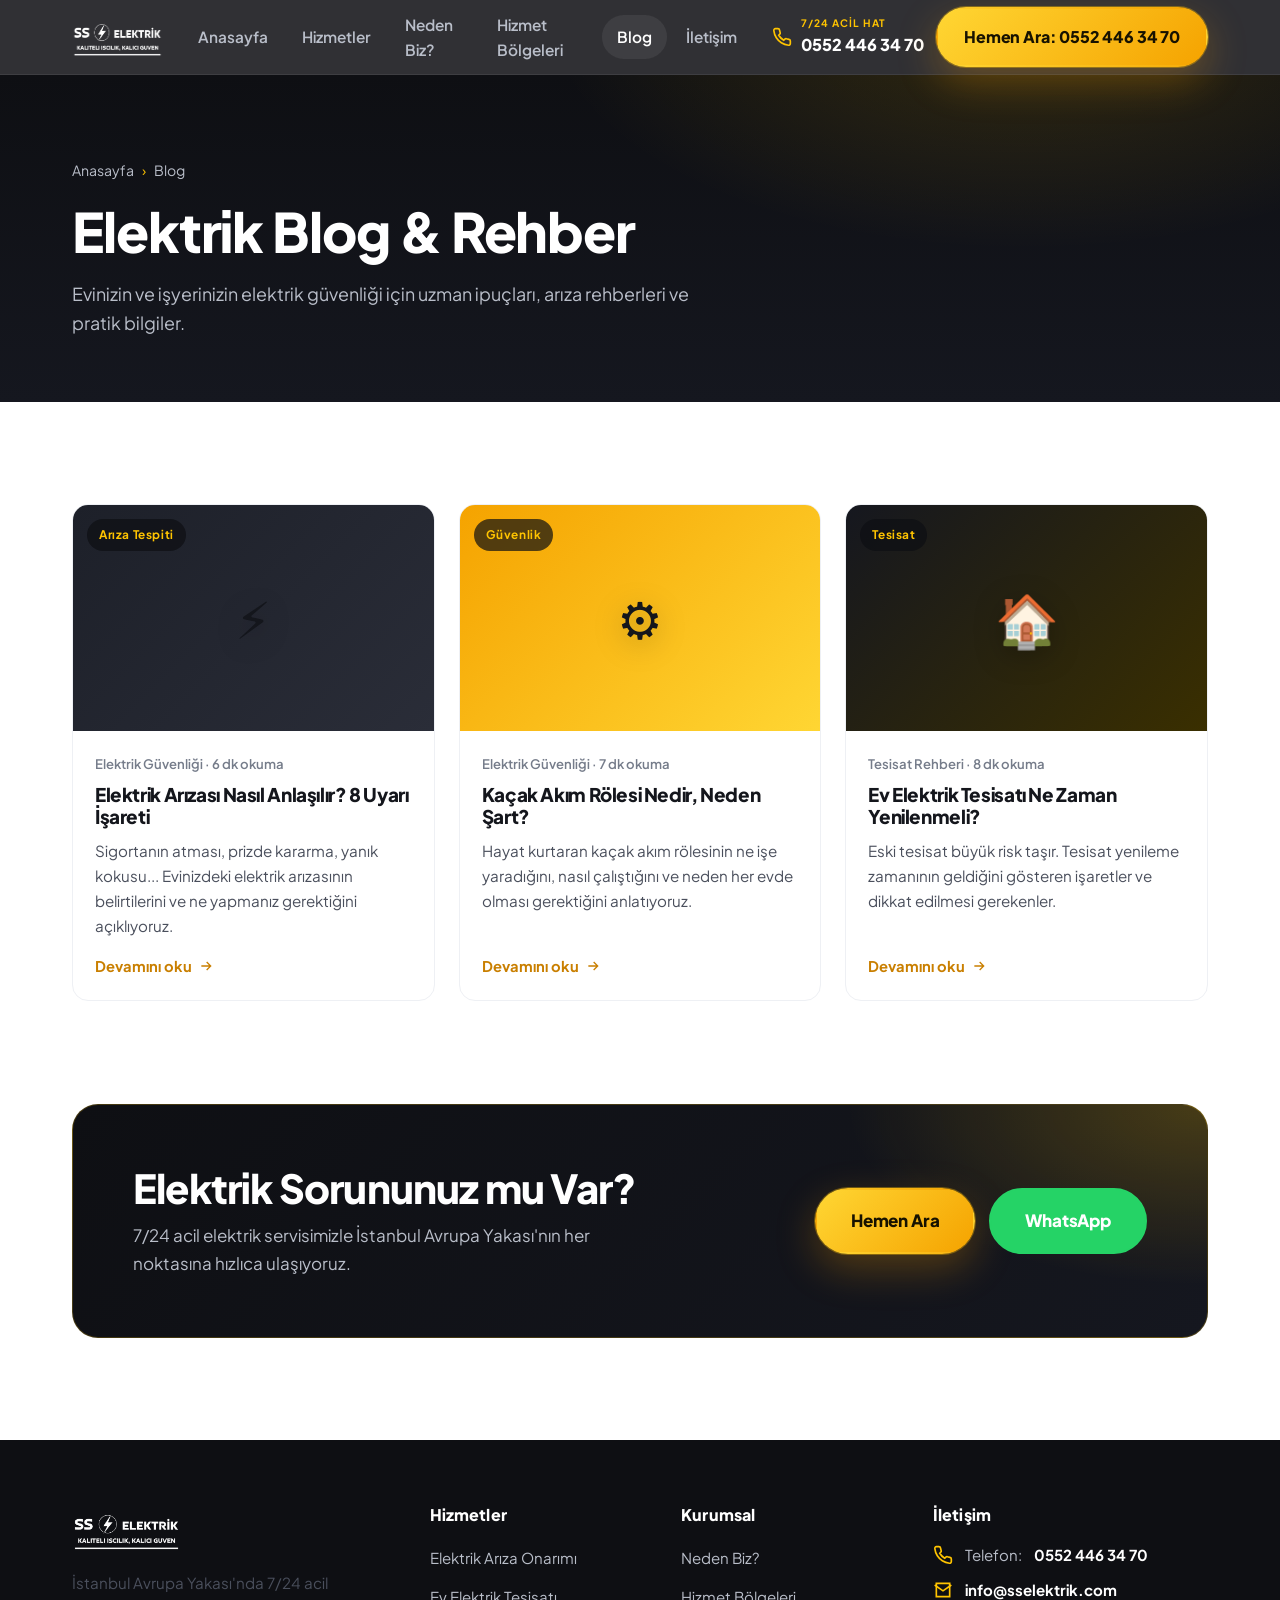
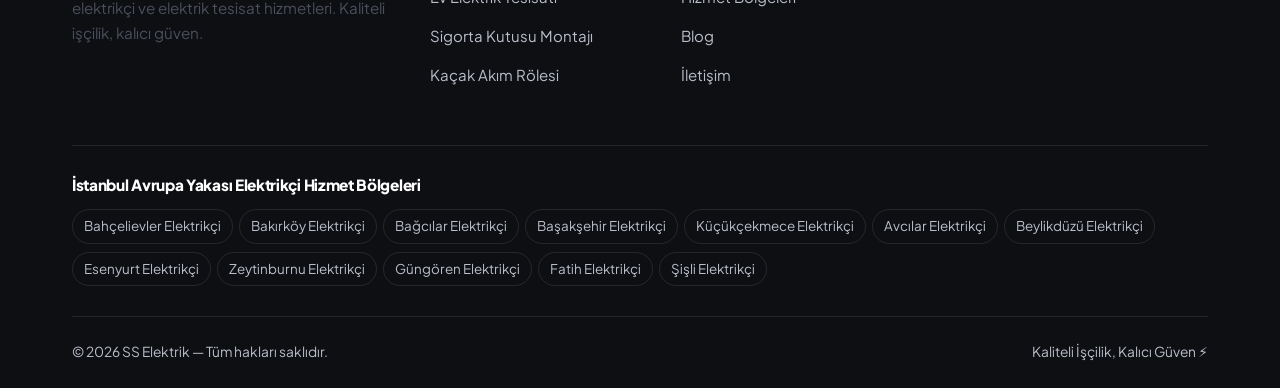
<file: blog.html>
<!doctype html>
<html lang="tr">
<head>
<meta charset="utf-8">
<meta name="viewport" content="width=device-width, initial-scale=1">

<!-- Google tag (gtag.js) -->
<script async src="https://www.googletagmanager.com/gtag/js?id=AW-18527982613"></script>
<script>
  window.dataLayer = window.dataLayer || [];
  function gtag(){dataLayer.push(arguments);}
  gtag('js', new Date());
  gtag('config', 'AW-18527982613');
</script>

<title>Elektrik Blog & Rehber | Elektrik Güvenliği İpuçları – SS Elektrik</title>
<meta name="description" content="Elektrik arızası, kaçak akım rölesi, tesisat yenileme ve elektrik güvenliği hakkında uzman rehber yazıları. SS Elektrik blogunda evinizin elektrik güvenliği için pratik bilgiler.">
<meta name="keywords" content="elektrik blog, elektrik güvenliği, elektrik arızası, kaçak akım rölesi, elektrik tesisatı, elektrikçi tavsiyeleri">
<meta name="robots" content="index, follow">
<link rel="canonical" href="https://sselektrik.com/blog.html">
<meta property="og:type" content="website">
<meta property="og:locale" content="tr_TR">
<meta property="og:title" content="Elektrik Blog & Rehber – SS Elektrik">
<meta property="og:description" content="Elektrik güvenliği ve tesisat hakkında uzman rehber yazıları.">
<meta property="og:url" content="https://sselektrik.com/blog.html">
<meta property="og:image" content="https://sselektrik.com/assets/logo-color.png">
<meta name="theme-color" content="#0E0F13">
<link rel="icon" type="image/png" href="assets/logo-color.png">
<link rel="preconnect" href="https://fonts.googleapis.com">
<link rel="preconnect" href="https://fonts.gstatic.com" crossorigin>
<link href="https://fonts.googleapis.com/css2?family=Plus+Jakarta+Sans:wght@400;500;600;700;800&display=swap" rel="stylesheet">
<link rel="stylesheet" href="css/style.css">
<script type="application/ld+json">
{
  "@context": "https://schema.org",
  "@type": "Blog",
  "name": "SS Elektrik Blog",
  "url": "https://sselektrik.com/blog.html",
  "publisher": { "@type": "Organization", "name": "SS Elektrik" }
}
</script>
</head>
<body>

<header class="site-header">
  <div class="container header-inner">
    <a href="index.html" class="brand" aria-label="SS Elektrik ana sayfa">
      <img src="assets/logo-white.png" alt="SS Elektrik logo">
    </a>
    <nav class="nav" aria-label="Ana menü">
      <a href="index.html">Anasayfa</a>
      <a href="index.html#hizmetler">Hizmetler</a>
      <a href="index.html#neden-biz">Neden Biz?</a>
      <a href="index.html#bolgeler">Hizmet Bölgeleri</a>
      <a href="blog.html" class="active">Blog</a>
      <a href="index.html#iletisim">İletişim</a>
    </nav>
    <div class="header-cta">
      <a href="tel:+905524463470" class="header-phone">
        <svg viewBox="0 0 24 24" fill="none" stroke="currentColor" stroke-width="2"><path d="M22 16.9v3a2 2 0 0 1-2.2 2 19.8 19.8 0 0 1-8.6-3 19.5 19.5 0 0 1-6-6 19.8 19.8 0 0 1-3-8.6A2 2 0 0 1 4.1 2h3a2 2 0 0 1 2 1.7c.1 1 .4 1.9.7 2.8a2 2 0 0 1-.5 2.1L8.1 9.9a16 16 0 0 0 6 6l1.3-1.3a2 2 0 0 1 2.1-.4c.9.3 1.8.6 2.8.7a2 2 0 0 1 1.7 2z"/></svg>
        <span><small>7/24 Acil Hat</small>0552 446 34 70</span>
      </a>
      <a href="tel:+905524463470" class="btn btn-primary">Hemen Ara: 0552 446 34 70</a>
    </div>
    <button class="nav-toggle" aria-label="Menüyü aç"><svg viewBox="0 0 24 24" fill="none" stroke="currentColor" stroke-width="2"><path d="M3 12h18M3 6h18M3 18h18"/></svg></button>
  </div>
</header>

<section class="page-hero">
  <div class="container">
    <nav class="breadcrumb" aria-label="breadcrumb"><a href="index.html">Anasayfa</a> <span>›</span> Blog</nav>
    <h1>Elektrik Blog & Rehber</h1>
    <p class="lead">Evinizin ve işyerinizin elektrik güvenliği için uzman ipuçları, arıza rehberleri ve pratik bilgiler.</p>
  </div>
</section>

<section class="section">
  <div class="container">
    <div class="blog-grid">
      <article class="post-card reveal">
        <a href="blog-elektrik-arizasi-nasil-anlasilir.html" class="post-thumb t1"><span class="pt-icon">⚡</span><span class="pt-tag">Arıza Tespiti</span></a>
        <div class="post-body">
          <div class="meta">Elektrik Güvenliği · 6 dk okuma</div>
          <h3><a href="blog-elektrik-arizasi-nasil-anlasilir.html">Elektrik Arızası Nasıl Anlaşılır? 8 Uyarı İşareti</a></h3>
          <p>Sigortanın atması, prizde kararma, yanık kokusu... Evinizdeki elektrik arızasının belirtilerini ve ne yapmanız gerektiğini açıklıyoruz.</p>
          <a href="blog-elektrik-arizasi-nasil-anlasilir.html" class="read">Devamını oku <svg viewBox="0 0 24 24" fill="none" stroke="currentColor" stroke-width="2"><path d="M5 12h14M13 6l6 6-6 6"/></svg></a>
        </div>
      </article>

      <article class="post-card reveal">
        <a href="blog-kacak-akim-rolesi-nedir.html" class="post-thumb t2"><span class="pt-icon">⚙️</span><span class="pt-tag">Güvenlik</span></a>
        <div class="post-body">
          <div class="meta">Elektrik Güvenliği · 7 dk okuma</div>
          <h3><a href="blog-kacak-akim-rolesi-nedir.html">Kaçak Akım Rölesi Nedir, Neden Şart?</a></h3>
          <p>Hayat kurtaran kaçak akım rölesinin ne işe yaradığını, nasıl çalıştığını ve neden her evde olması gerektiğini anlatıyoruz.</p>
          <a href="blog-kacak-akim-rolesi-nedir.html" class="read">Devamını oku <svg viewBox="0 0 24 24" fill="none" stroke="currentColor" stroke-width="2"><path d="M5 12h14M13 6l6 6-6 6"/></svg></a>
        </div>
      </article>

      <article class="post-card reveal">
        <a href="blog-ev-elektrik-tesisati-yenileme.html" class="post-thumb t3"><span class="pt-icon">🏠</span><span class="pt-tag">Tesisat</span></a>
        <div class="post-body">
          <div class="meta">Tesisat Rehberi · 8 dk okuma</div>
          <h3><a href="blog-ev-elektrik-tesisati-yenileme.html">Ev Elektrik Tesisatı Ne Zaman Yenilenmeli?</a></h3>
          <p>Eski tesisat büyük risk taşır. Tesisat yenileme zamanının geldiğini gösteren işaretler ve dikkat edilmesi gerekenler.</p>
          <a href="blog-ev-elektrik-tesisati-yenileme.html" class="read">Devamını oku <svg viewBox="0 0 24 24" fill="none" stroke="currentColor" stroke-width="2"><path d="M5 12h14M13 6l6 6-6 6"/></svg></a>
        </div>
      </article>
    </div>
  </div>
</section>

<!-- CTA -->
<section class="section" style="padding-top:0">
  <div class="container">
    <div class="cta-band reveal">
      <div>
        <h2>Elektrik Sorununuz mu Var?</h2>
        <p>7/24 acil elektrik servisimizle İstanbul Avrupa Yakası'nın her noktasına hızlıca ulaşıyoruz.</p>
      </div>
      <div class="cta-actions">
        <a href="tel:+905524463470" class="btn btn-primary btn-lg">Hemen Ara</a>
        <a href="https://wa.me/905524463470" class="btn btn-wa btn-lg" target="_blank" rel="noopener">WhatsApp</a>
      </div>
    </div>
  </div>
</section>

<footer class="site-footer">
  <div class="container">
    <div class="footer-top">
      <div class="footer-brand">
        <img src="assets/logo-white.png" alt="SS Elektrik logo">
        <p>İstanbul Avrupa Yakası'nda 7/24 acil elektrikçi ve elektrik tesisat hizmetleri. Kaliteli işçilik, kalıcı güven.</p>
      </div>
      <div class="footer-col">
        <h4>Hizmetler</h4>
        <ul>
          <li><a href="index.html#hizmetler">Elektrik Arıza Onarımı</a></li>
          <li><a href="index.html#hizmetler">Ev Elektrik Tesisatı</a></li>
          <li><a href="index.html#hizmetler">Sigorta Kutusu Montajı</a></li>
          <li><a href="index.html#hizmetler">Kaçak Akım Rölesi</a></li>
        </ul>
      </div>
      <div class="footer-col">
        <h4>Kurumsal</h4>
        <ul>
          <li><a href="index.html#neden-biz">Neden Biz?</a></li>
          <li><a href="index.html#bolgeler">Hizmet Bölgeleri</a></li>
          <li><a href="blog.html">Blog</a></li>
          <li><a href="index.html#iletisim">İletişim</a></li>
        </ul>
      </div>
      <div class="footer-col">
        <h4>İletişim</h4>
        <ul class="footer-contact">
          <li><svg viewBox="0 0 24 24" fill="none" stroke="currentColor" stroke-width="2"><path d="M22 16.9v3a2 2 0 0 1-2.2 2 19.8 19.8 0 0 1-8.6-3 19.5 19.5 0 0 1-6-6 19.8 19.8 0 0 1-3-8.6A2 2 0 0 1 4.1 2h3a2 2 0 0 1 2 1.7c.1 1 .4 1.9.7 2.8a2 2 0 0 1-.5 2.1L8.1 9.9a16 16 0 0 0 6 6l1.3-1.3a2 2 0 0 1 2.1-.4c.9.3 1.8.6 2.8.7a2 2 0 0 1 1.7 2z"/></svg>Telefon: <a href="tel:+905524463470">0552 446 34 70</a></li>
          <li><svg viewBox="0 0 24 24" fill="none" stroke="currentColor" stroke-width="2"><path d="M4 4h16v16H4z"/><path d="m22 6-10 7L2 6"/></svg><a href="mailto:info@sselektrik.com">info@sselektrik.com</a></li>
        </ul>
      </div>
    </div>
    <div class="footer-areas">
      <h4>İstanbul Avrupa Yakası Elektrikçi Hizmet Bölgeleri</h4>
      <div class="area-links">
        <a href="index.html#bolgeler">Bahçelievler Elektrikçi</a>
        <a href="index.html#bolgeler">Bakırköy Elektrikçi</a>
        <a href="index.html#bolgeler">Bağcılar Elektrikçi</a>
        <a href="index.html#bolgeler">Başakşehir Elektrikçi</a>
        <a href="index.html#bolgeler">Küçükçekmece Elektrikçi</a>
        <a href="index.html#bolgeler">Avcılar Elektrikçi</a>
        <a href="index.html#bolgeler">Beylikdüzü Elektrikçi</a>
        <a href="index.html#bolgeler">Esenyurt Elektrikçi</a>
        <a href="index.html#bolgeler">Zeytinburnu Elektrikçi</a>
        <a href="index.html#bolgeler">Güngören Elektrikçi</a>
        <a href="index.html#bolgeler">Fatih Elektrikçi</a>
        <a href="index.html#bolgeler">Şişli Elektrikçi</a>
      </div>
    </div>
    <div class="footer-bottom">
      <span>© <span id="year">2026</span> SS Elektrik — Tüm hakları saklıdır.</span>
      <span>Kaliteli İşçilik, Kalıcı Güven ⚡</span>
    </div>
  </div>
</footer>

<div class="mobile-call-bar">
  <a href="tel:+905524463470" class="m-call"><svg viewBox="0 0 24 24" fill="none" stroke="currentColor" stroke-width="2"><path d="M22 16.9v3a2 2 0 0 1-2.2 2 19.8 19.8 0 0 1-8.6-3 19.5 19.5 0 0 1-6-6 19.8 19.8 0 0 1-3-8.6A2 2 0 0 1 4.1 2h3a2 2 0 0 1 2 1.7c.1 1 .4 1.9.7 2.8a2 2 0 0 1-.5 2.1L8.1 9.9a16 16 0 0 0 6 6l1.3-1.3a2 2 0 0 1 2.1-.4c.9.3 1.8.6 2.8.7a2 2 0 0 1 1.7 2z"/></svg> 0552 446 34 70</a>
  <a href="https://wa.me/905524463470" class="m-wa" target="_blank" rel="noopener"><svg viewBox="0 0 24 24" fill="currentColor"><path d="M.057 24l1.687-6.163a11.867 11.867 0 0 1-1.587-5.946C.16 5.335 5.495 0 12.05 0a11.817 11.817 0 0 1 8.413 3.488 11.824 11.824 0 0 1 3.48 8.414c-.003 6.557-5.338 11.892-11.893 11.892a11.9 11.9 0 0 1-5.688-1.448L.057 24zm6.597-3.807c1.676.995 3.276 1.591 5.392 1.592 5.448 0 9.886-4.434 9.889-9.885.002-5.462-4.415-9.89-9.881-9.892-5.452 0-9.887 4.434-9.889 9.884a9.87 9.87 0 0 0 1.517 5.26l-.999 3.648 3.741-.981zm11.387-5.464c-.074-.124-.272-.198-.57-.347-.297-.149-1.758-.868-2.031-.967-.272-.099-.47-.149-.669.149-.198.297-.768.967-.941 1.165-.173.198-.347.223-.644.074-.297-.149-1.255-.462-2.39-1.475-.883-.788-1.48-1.761-1.653-2.059-.173-.297-.018-.458.13-.606.134-.133.297-.347.446-.521.151-.172.2-.296.3-.495.099-.198.05-.372-.025-.521-.075-.148-.669-1.611-.916-2.206-.242-.579-.487-.501-.669-.51l-.57-.01c-.198 0-.52.074-.792.372s-1.04 1.017-1.04 2.479 1.065 2.876 1.213 3.074c.149.198 2.095 3.2 5.076 4.487.709.306 1.263.489 1.694.626.712.226 1.36.194 1.872.118.571-.085 1.758-.719 2.006-1.413.248-.695.248-1.29.173-1.414z"/></svg> WhatsApp</a>
</div>

<script src="js/main.js"></script>
</body>
</html>
</file>
<file: css/style.css>
/* ==========================================================================
   SS ELEKTRİK — Kurumsal Web Sitesi
   Marka: Sarı / Altın tonları • Koyu zemin • Acil elektrik servisi
   ========================================================================== */

:root {
  /* Marka renkleri */
  --yellow: #FFC400;
  --yellow-bright: #FFD633;
  --yellow-soft: #FFF3B0;
  --gold: #F5A300;
  --gold-deep: #C97F00;

  /* Nötr / zemin */
  --ink: #0E0F13;
  --ink-2: #15171F;
  --ink-3: #1D2029;
  --line: #2A2D38;

  --paper: #FFFFFF;
  --paper-2: #F7F8FA;
  --paper-3: #EEF0F4;

  --text: #14161C;
  --text-soft: #4A4F5C;
  --text-mut: #757C8A;
  --text-invert: #F4F5F7;
  --text-invert-soft: #B9BEC9;

  --danger: #E4362B;

  /* Sistem */
  --radius: 16px;
  --radius-sm: 10px;
  --radius-lg: 26px;
  --shadow-sm: 0 2px 8px rgba(14, 15, 19, .06);
  --shadow: 0 12px 34px rgba(14, 15, 19, .10);
  --shadow-lg: 0 26px 60px rgba(14, 15, 19, .16);
  --glow: 0 0 0 1px rgba(255,196,0,.35), 0 14px 40px rgba(255,163,0,.28);
  --maxw: 1180px;
  --ease: cubic-bezier(.22,.61,.36,1);

  --font: "Plus Jakarta Sans", "Segoe UI", system-ui, -apple-system, Roboto, Arial, sans-serif;
}

/* Reset ------------------------------------------------------------------ */
* { margin: 0; padding: 0; box-sizing: border-box; }
html { scroll-behavior: smooth; -webkit-text-size-adjust: 100%; }
body {
  font-family: var(--font);
  color: var(--text);
  background: var(--paper);
  line-height: 1.65;
  font-size: 17px;
  overflow-x: hidden;
  -webkit-font-smoothing: antialiased;
}
img { max-width: 100%; display: block; }
a { color: inherit; text-decoration: none; }
ul { list-style: none; }
h1, h2, h3, h4 { line-height: 1.15; font-weight: 800; letter-spacing: -.02em; color: var(--text); }
h1 { font-size: clamp(2rem, 5.2vw, 3.4rem); }
h2 { font-size: clamp(1.6rem, 3.6vw, 2.5rem); }
h3 { font-size: clamp(1.15rem, 2vw, 1.4rem); }
p  { color: var(--text-soft); }
section { position: relative; }
[id] { scroll-margin-top: 88px; } /* sticky header altında başlıklar gizlenmesin */

.container { width: 100%; max-width: var(--maxw); margin-inline: auto; padding-inline: 22px; }

/* Yardımcılar ------------------------------------------------------------ */
.eyebrow {
  display: inline-flex; align-items: center; gap: 8px;
  font-size: .82rem; font-weight: 700; letter-spacing: .12em; text-transform: uppercase;
  color: var(--gold-deep); background: var(--yellow-soft);
  padding: 7px 14px; border-radius: 100px; border: 1px solid rgba(197,127,0,.18);
}
.eyebrow.on-dark { color: var(--yellow); background: rgba(255,196,0,.10); border-color: rgba(255,196,0,.25); }

.section { padding: clamp(60px, 8vw, 108px) 0; }
.section-head { max-width: 720px; margin-bottom: 52px; }
.section-head.center { margin-inline: auto; text-align: center; }
.section-head p { margin-top: 14px; font-size: 1.08rem; }
.text-yellow { color: var(--gold-deep); }

/* Butonlar --------------------------------------------------------------- */
.btn {
  display: inline-flex; align-items: center; justify-content: center; gap: 10px;
  font-weight: 800; font-size: 1rem; letter-spacing: -.01em;
  padding: 15px 26px; border-radius: 100px; cursor: pointer; border: 2px solid transparent;
  transition: transform .2s var(--ease), box-shadow .25s var(--ease), background .2s;
  white-space: nowrap;
}
.btn svg { width: 19px; height: 19px; }
.btn-primary { background: linear-gradient(135deg, var(--yellow-bright), var(--gold)); color: #171200; box-shadow: var(--glow); }
.btn-primary:hover { transform: translateY(-3px); box-shadow: 0 0 0 1px rgba(255,196,0,.5), 0 20px 48px rgba(255,163,0,.4); }
.btn-ghost { background: transparent; color: var(--text); border-color: var(--paper-3); }
.btn-ghost:hover { border-color: var(--gold); color: var(--gold-deep); transform: translateY(-2px); }
.btn-ghost.on-dark { color: var(--text-invert); border-color: var(--line); }
.btn-ghost.on-dark:hover { border-color: var(--yellow); color: var(--yellow); }
.btn-wa { background: #25D366; color: #fff; border-color: #25D366; }
.btn-wa:hover { background: #1eb457; border-color: #1eb457; transform: translateY(-3px); box-shadow: 0 16px 36px rgba(37,211,102,.35); }
.btn-wa svg { width: 20px; height: 20px; }
.btn-lg { padding: 17px 34px; font-size: 1.06rem; }
.btn-block { width: 100%; }

/* Header ----------------------------------------------------------------- */
.site-header {
  position: sticky; top: 0; z-index: 60;
  background: rgba(14,15,19,.86); backdrop-filter: blur(14px);
  border-bottom: 1px solid rgba(255,255,255,.07);
  transition: background .3s;
}
.header-inner { display: flex; align-items: center; justify-content: space-between; gap: 20px; height: 74px; }
.brand { display: flex; align-items: center; gap: 12px; }
.brand img { height: 42px; width: auto; }
.brand .brand-txt { display: flex; flex-direction: column; line-height: 1; }
.brand .brand-txt b { color: #fff; font-size: 1.18rem; font-weight: 800; letter-spacing: -.01em; }
.brand .brand-txt span { color: var(--yellow); font-size: .64rem; letter-spacing: .18em; font-weight: 700; margin-top: 4px; text-transform: uppercase; }

.nav { display: flex; align-items: center; gap: 4px; }
.nav a {
  color: var(--text-invert-soft); font-weight: 600; font-size: .96rem;
  padding: 9px 15px; border-radius: 100px; transition: color .2s, background .2s;
}
.nav a:hover, .nav a.active { color: #fff; background: rgba(255,255,255,.07); }
.header-cta { display: flex; align-items: center; gap: 12px; }
.header-phone {
  display: inline-flex; align-items: center; gap: 9px; color: #fff; font-weight: 800; font-size: 1.02rem;
  white-space: nowrap;
}
.header-phone svg { width: 20px; height: 20px; color: var(--yellow); }
.header-phone small { display: block; font-size: .64rem; color: var(--yellow); letter-spacing: .1em; font-weight: 700; text-transform: uppercase; }

.nav-toggle { display: none; background: rgba(255,255,255,.08); border: 1px solid rgba(255,255,255,.14); width: 46px; height: 46px; border-radius: 12px; cursor: pointer; color:#fff; }
.nav-toggle svg { width: 24px; height: 24px; margin: auto; }

/* Hero ------------------------------------------------------------------- */
.hero {
  position: relative; color: var(--text-invert);
  background:
    radial-gradient(1000px 500px at 80% -10%, rgba(255,196,0,.18), transparent 60%),
    radial-gradient(700px 500px at 0% 20%, rgba(255,163,0,.10), transparent 55%),
    linear-gradient(180deg, var(--ink) 0%, var(--ink-2) 100%);
  overflow: hidden;
}
.hero::after {
  content:""; position:absolute; inset:0; opacity:.5; pointer-events:none;
  background-image: linear-gradient(rgba(255,255,255,.035) 1px, transparent 1px), linear-gradient(90deg, rgba(255,255,255,.035) 1px, transparent 1px);
  background-size: 46px 46px; mask-image: radial-gradient(80% 70% at 60% 20%, #000, transparent 75%);
}
.hero-inner { position: relative; z-index: 2; display: grid; grid-template-columns: 1.05fr .95fr; gap: 40px; align-items: center; padding: clamp(52px, 7vw, 92px) 0; }
.hero h1 { color: #fff; margin: 20px 0 18px; }
.hero h1 span { color: var(--yellow); }
.hero .lead { font-size: 1.18rem; color: var(--text-invert-soft); max-width: 560px; }
.hero-actions { display: flex; flex-wrap: wrap; gap: 14px; margin-top: 30px; }
.hero-trust { display: flex; flex-wrap: wrap; gap: 22px; margin-top: 34px; padding-top: 26px; border-top: 1px solid rgba(255,255,255,.1); }
.hero-trust .ht { display: flex; align-items: center; gap: 11px; }
.hero-trust .ht b { display:block; color:#fff; font-size: 1.32rem; font-weight: 800; }
.hero-trust .ht small { color: var(--text-invert-soft); font-size: .84rem; }
.hero-trust .ht i { color: var(--yellow); font-style: normal; display:grid; place-items:center; width:42px; height:42px; border-radius:12px; background: rgba(255,196,0,.12); border:1px solid rgba(255,196,0,.22); }
.hero-trust .ht i svg { width: 22px; height: 22px; }

/* Hero kart */
.hero-card {
  background: linear-gradient(160deg, rgba(255,255,255,.09), rgba(255,255,255,.03));
  border: 1px solid rgba(255,255,255,.14); border-radius: var(--radius-lg);
  padding: 30px; box-shadow: var(--shadow-lg); backdrop-filter: blur(8px);
}
.hero-card .hc-top { display: flex; align-items: center; gap: 14px; padding-bottom: 20px; border-bottom: 1px solid rgba(255,255,255,.12); }
.hero-card .hc-bolt { width: 54px; height: 54px; border-radius: 15px; display: grid; place-items: center; background: linear-gradient(135deg, var(--yellow-bright), var(--gold)); color:#1a1400; flex: 0 0 auto; box-shadow: 0 8px 24px rgba(255,163,0,.4); }
.hero-card .hc-bolt svg { width: 28px; height: 28px; }
.hero-card .hc-top b { color:#fff; font-size: 1.1rem; display:block; }
.hero-card .hc-top small { color: var(--text-invert-soft); }
.hero-card ul { margin: 22px 0; display: grid; gap: 14px; }
.hero-card li { display: flex; align-items: flex-start; gap: 12px; color: var(--text-invert); font-weight: 600; font-size: .98rem; }
.hero-card li svg { width: 21px; height: 21px; color: var(--yellow); flex: 0 0 auto; margin-top: 2px; }
.hero-badge-24 {
  display:inline-flex; align-items:center; gap:8px; background: var(--danger); color:#fff;
  font-weight:800; font-size:.8rem; letter-spacing:.06em; padding:7px 14px; border-radius:100px; margin-bottom: 6px;
}
.hero-badge-24 .dot { width:8px; height:8px; border-radius:50%; background:#fff; animation: pulse 1.4s infinite; }
@keyframes pulse { 0%,100%{opacity:1} 50%{opacity:.3} }

/* Şerit (marquee benzeri güven barı) ------------------------------------- */
.trust-bar { background: var(--yellow); color: #1a1400; }
.trust-bar .container { display: flex; flex-wrap: wrap; align-items: center; justify-content: center; gap: 14px 34px; padding: 16px 22px; }
.trust-bar .tb { display: inline-flex; align-items: center; gap: 9px; font-weight: 700; font-size: .96rem; }
.trust-bar svg { width: 20px; height: 20px; }

/* Hizmetler -------------------------------------------------------------- */
.services-grid { display: grid; grid-template-columns: repeat(3, 1fr); gap: 20px; }
.svc-card {
  position: relative; background: var(--paper); border: 1px solid var(--paper-3); border-radius: var(--radius);
  padding: 26px 24px; transition: transform .25s var(--ease), box-shadow .25s var(--ease), border-color .25s;
  overflow: hidden;
}
.svc-card::before { content:""; position:absolute; left:0; top:0; height:4px; width:100%; background: linear-gradient(90deg, var(--yellow), var(--gold)); transform: scaleX(0); transform-origin: left; transition: transform .3s var(--ease); }
.svc-card:hover { transform: translateY(-6px); box-shadow: var(--shadow); border-color: var(--yellow-soft); }
.svc-card:hover::before { transform: scaleX(1); }
.svc-icon { width: 56px; height: 56px; border-radius: 15px; display: grid; place-items: center; font-size: 1.7rem; background: var(--yellow-soft); margin-bottom: 18px; border: 1px solid rgba(197,127,0,.14); }
.svc-card h3 { margin-bottom: 9px; }
.svc-card p { font-size: .96rem; margin-bottom: 14px; }
.svc-card .svc-more { color: var(--gold-deep); font-weight: 700; font-size: .92rem; display: inline-flex; align-items: center; gap: 6px; }
.svc-card .svc-more svg { width: 16px; height: 16px; transition: transform .2s; }
.svc-card:hover .svc-more svg { transform: translateX(4px); }

/* Detaylı hizmet listesi (SEO) ------------------------------------------- */
.svc-list-wrap { background: var(--paper-2); }
.svc-columns { display: grid; grid-template-columns: repeat(3, 1fr); gap: 12px 26px; margin-top: 8px; }
.svc-columns li {
  display: flex; align-items: center; gap: 12px; padding: 13px 16px; background: var(--paper);
  border: 1px solid var(--paper-3); border-radius: 12px; font-weight: 600; font-size: .96rem; color: var(--text);
  transition: border-color .2s, transform .2s;
}
.svc-columns li:hover { border-color: var(--yellow); transform: translateX(4px); }
.svc-columns li .em { font-size: 1.25rem; flex: 0 0 auto; }

/* Neden biz -------------------------------------------------------------- */
.why { background: var(--ink); color: var(--text-invert); }
.why h2, .why h3 { color: #fff; }
.why-grid { display: grid; grid-template-columns: repeat(4, 1fr); gap: 18px; }
.why-card { background: linear-gradient(160deg, rgba(255,255,255,.055), rgba(255,255,255,.02)); border: 1px solid rgba(255,255,255,.1); border-radius: var(--radius); padding: 26px 22px; transition: border-color .25s, transform .25s; }
.why-card:hover { border-color: rgba(255,196,0,.4); transform: translateY(-5px); }
.why-card .wi { width: 52px; height: 52px; border-radius: 14px; background: rgba(255,196,0,.12); border:1px solid rgba(255,196,0,.24); color: var(--yellow); display: grid; place-items: center; margin-bottom: 16px; }
.why-card .wi svg { width: 26px; height: 26px; }
.why-card p { color: var(--text-invert-soft); font-size: .95rem; margin-top: 8px; }

/* Süreç ------------------------------------------------------------------ */
.steps { display: grid; grid-template-columns: repeat(4, 1fr); gap: 20px; counter-reset: step; }
.step { position: relative; padding: 28px 22px; background: var(--paper); border: 1px solid var(--paper-3); border-radius: var(--radius); }
.step .num { counter-increment: step; font-size: 2.4rem; font-weight: 800; color: var(--yellow); line-height: 1; -webkit-text-stroke: 1px var(--gold-deep); }
.step h3 { margin: 12px 0 8px; font-size: 1.15rem; }
.step p { font-size: .93rem; }

/* Bölgeler --------------------------------------------------------------- */
.areas { background: var(--paper-2); }
.area-tags { display: flex; flex-wrap: wrap; gap: 10px; margin-top: 8px; }
.area-tags a {
  padding: 10px 18px; background: var(--paper); border: 1px solid var(--paper-3); border-radius: 100px;
  font-weight: 600; font-size: .93rem; color: var(--text-soft); transition: all .2s;
}
.area-tags a:hover { background: var(--yellow); color: #1a1400; border-color: var(--yellow); transform: translateY(-2px); }

/* CTA şerit -------------------------------------------------------------- */
.cta-band {
  background:
    radial-gradient(600px 300px at 100% 0%, rgba(255,196,0,.22), transparent 60%),
    linear-gradient(135deg, var(--ink), var(--ink-2));
  color: #fff; border-radius: var(--radius-lg); padding: clamp(36px, 5vw, 60px);
  display: flex; align-items: center; justify-content: space-between; gap: 30px; flex-wrap: wrap;
  border: 1px solid rgba(255,196,0,.22);
}
.cta-band h2 { color: #fff; }
.cta-band p { color: var(--text-invert-soft); margin-top: 10px; max-width: 520px; }
.cta-band .cta-actions { display: flex; gap: 14px; flex-wrap: wrap; }

/* Blog ------------------------------------------------------------------- */
.blog-grid { display: grid; grid-template-columns: repeat(3, 1fr); gap: 24px; }
.post-card { display: flex; flex-direction: column; background: var(--paper); border: 1px solid var(--paper-3); border-radius: var(--radius); overflow: hidden; transition: transform .25s var(--ease), box-shadow .25s; }
.post-card:hover { transform: translateY(-6px); box-shadow: var(--shadow); }
.post-thumb { aspect-ratio: 16/10; display: grid; place-items: center; position: relative; overflow: hidden; }
.post-thumb.t1 { background: linear-gradient(135deg, #1D2029, #2A2D38); }
.post-thumb.t2 { background: linear-gradient(135deg, var(--gold), var(--yellow-bright)); }
.post-thumb.t3 { background: linear-gradient(135deg, #15171F, #3a2f00); }
.post-thumb .pt-icon { font-size: 3.2rem; filter: drop-shadow(0 6px 14px rgba(0,0,0,.25)); }
.post-thumb .pt-tag { position: absolute; top: 14px; left: 14px; background: rgba(14,15,19,.7); color: var(--yellow); font-size: .74rem; font-weight: 700; padding: 6px 12px; border-radius: 100px; letter-spacing: .05em; }
.post-body { padding: 22px; display: flex; flex-direction: column; flex: 1; }
.post-body .meta { font-size: .82rem; color: var(--text-mut); font-weight: 600; margin-bottom: 10px; }
.post-body h3 { font-size: 1.18rem; margin-bottom: 10px; }
.post-body p { font-size: .95rem; flex: 1; }
.post-body .read { margin-top: 16px; color: var(--gold-deep); font-weight: 700; font-size: .92rem; display: inline-flex; align-items: center; gap: 6px; }
.post-body .read svg { width: 16px; height: 16px; }

/* SSS -------------------------------------------------------------------- */
.faq { max-width: 820px; margin-inline: auto; }
.faq-item { border: 1px solid var(--paper-3); border-radius: var(--radius-sm); margin-bottom: 12px; overflow: hidden; background: var(--paper); transition: border-color .2s; }
.faq-item[open] { border-color: var(--yellow); }
.faq-item summary { list-style: none; cursor: pointer; padding: 20px 22px; font-weight: 700; font-size: 1.06rem; display: flex; align-items: center; justify-content: space-between; gap: 16px; color: var(--text); }
.faq-item summary::-webkit-details-marker { display: none; }
.faq-item summary .ic { flex: 0 0 auto; width: 26px; height: 26px; border-radius: 50%; background: var(--yellow-soft); color: var(--gold-deep); display: grid; place-items: center; font-weight: 800; transition: transform .25s; }
.faq-item[open] summary .ic { transform: rotate(45deg); background: var(--yellow); }
.faq-item .faq-a { padding: 0 22px 22px; color: var(--text-soft); font-size: .98rem; }

/* Footer ----------------------------------------------------------------- */
.site-footer { background: var(--ink); color: var(--text-invert-soft); padding-top: 66px; }
.footer-top { display: grid; grid-template-columns: 1.5fr 1fr 1fr 1.3fr; gap: 40px; padding-bottom: 46px; border-bottom: 1px solid rgba(255,255,255,.09); }
.footer-brand img { height: 46px; margin-bottom: 18px; }
.footer-brand p { font-size: .95rem; max-width: 320px; }
.footer-social { display: flex; gap: 10px; margin-top: 20px; }
.footer-social a { width: 42px; height: 42px; border-radius: 11px; background: rgba(255,255,255,.06); border: 1px solid rgba(255,255,255,.1); display: grid; place-items: center; color: var(--text-invert-soft); transition: all .2s; }
.footer-social a:hover { background: var(--yellow); color: #1a1400; border-color: var(--yellow); }
.footer-social svg { width: 20px; height: 20px; }
.footer-col h4 { color: #fff; font-size: 1rem; margin-bottom: 18px; letter-spacing: .01em; }
.footer-col ul li { margin-bottom: 11px; }
.footer-col ul a { font-size: .94rem; transition: color .2s; }
.footer-col ul a:hover { color: var(--yellow); }
.footer-contact li { display: flex; align-items: flex-start; gap: 12px; margin-bottom: 16px; font-size: .94rem; }
.footer-contact li svg { width: 20px; height: 20px; color: var(--yellow); flex: 0 0 auto; margin-top: 2px; }
.footer-contact a { color: #fff; font-weight: 700; }

/* SEO bölge kelimeleri */
.footer-areas { padding: 30px 0; border-bottom: 1px solid rgba(255,255,255,.09); }
.footer-areas h4 { color: #fff; font-size: .96rem; margin-bottom: 16px; }
.footer-areas .area-links { display: flex; flex-wrap: wrap; gap: 8px 6px; }
.footer-areas .area-links a { font-size: .84rem; color: var(--text-invert-soft); padding: 5px 11px; border: 1px solid rgba(255,255,255,.1); border-radius: 100px; transition: all .2s; }
.footer-areas .area-links a:hover { color: var(--yellow); border-color: rgba(255,196,0,.4); }

.footer-bottom { display: flex; align-items: center; justify-content: space-between; gap: 16px; flex-wrap: wrap; padding: 24px 0; font-size: .86rem; }
.footer-bottom a:hover { color: var(--yellow); }

/* Yüzen aksiyon butonları ------------------------------------------------ */
.floating { position: fixed; right: 18px; bottom: 18px; z-index: 70; display: flex; flex-direction: column; gap: 12px; }
.fab { width: 58px; height: 58px; border-radius: 50%; display: grid; place-items: center; box-shadow: var(--shadow-lg); color: #fff; transition: transform .2s; }
.fab:hover { transform: scale(1.08); }
.fab svg { width: 28px; height: 28px; }
.fab.wa { background: #25D366; }
.fab.call { background: linear-gradient(135deg, var(--yellow-bright), var(--gold)); color: #1a1400; }
.fab.call::after { content:""; position:absolute; inset:0; border-radius:50%; box-shadow:0 0 0 0 rgba(255,196,0,.6); animation: ring 1.8s infinite; }
@keyframes ring { 0%{box-shadow:0 0 0 0 rgba(255,196,0,.55)} 70%{box-shadow:0 0 0 16px rgba(255,196,0,0)} 100%{box-shadow:0 0 0 0 rgba(255,196,0,0)} }
.fab { position: relative; }

/* Mobil çağrı barı */
.mobile-call-bar { display: none; }

/* Sayfa başlığı (iç sayfalar) -------------------------------------------- */
.page-hero { background: radial-gradient(800px 400px at 80% -20%, rgba(255,196,0,.16), transparent 60%), linear-gradient(180deg, var(--ink), var(--ink-2)); color: #fff; padding: clamp(48px, 7vw, 84px) 0 clamp(40px,6vw,64px); }
.page-hero h1 { color: #fff; }
.page-hero .lead { color: var(--text-invert-soft); font-size: 1.12rem; max-width: 640px; margin-top: 16px; }
.breadcrumb { display: flex; gap: 8px; align-items: center; font-size: .88rem; color: var(--text-invert-soft); margin-bottom: 18px; }
.breadcrumb a:hover { color: var(--yellow); }
.breadcrumb span { color: var(--yellow); }

/* Blog yazı içeriği ------------------------------------------------------ */
.article { max-width: 780px; margin-inline: auto; padding: clamp(44px,6vw,76px) 0; }
.article > * { margin-bottom: 22px; }
.article h2 { margin-top: 34px; }
.article h3 { margin-top: 26px; font-size: 1.28rem; }
.article p { font-size: 1.08rem; color: var(--text-soft); }
.article ul, .article ol { padding-left: 4px; display: grid; gap: 12px; }
.article ul li, .article ol li { display: flex; gap: 12px; align-items: flex-start; font-size: 1.05rem; color: var(--text-soft); }
.article ul li::before { content:"⚡"; flex:0 0 auto; }
.article ol { counter-reset: li; }
.article ol li { counter-increment: li; }
.article ol li::before { content: counter(li); flex:0 0 auto; width:26px; height:26px; border-radius:50%; background:var(--yellow); color:#1a1400; font-weight:800; font-size:.85rem; display:grid; place-items:center; }
.article blockquote { border-left: 4px solid var(--yellow); background: var(--yellow-soft); padding: 18px 24px; border-radius: 0 12px 12px 0; font-weight: 600; color: var(--text); }
.article .callout { background: var(--ink); color: var(--text-invert); border-radius: var(--radius); padding: 26px 28px; }
.article .callout h3 { color: #fff; margin-top: 0; }
.article .callout p { color: var(--text-invert-soft); }
.article .callout .btn { margin-top: 16px; }
.article strong { color: var(--text); }
.article a.inline { color: var(--gold-deep); font-weight: 700; text-decoration: underline; text-decoration-color: var(--yellow); text-underline-offset: 3px; }

.toc { background: var(--paper-2); border: 1px solid var(--paper-3); border-radius: var(--radius); padding: 22px 26px; }
.toc b { display: block; margin-bottom: 12px; }
.toc ul { display: grid; gap: 8px; }
.toc a { color: var(--text-soft); font-weight: 600; font-size: .98rem; }
.toc a:hover { color: var(--gold-deep); }

/* İlgili yazılar */
.related { background: var(--paper-2); }

/* İletişim / form -------------------------------------------------------- */
.contact-grid { display: grid; grid-template-columns: 1fr 1fr; gap: 40px; align-items: start; }
.contact-info li { display: flex; gap: 16px; align-items: flex-start; margin-bottom: 24px; }
.contact-info .ci-ic { width: 50px; height: 50px; border-radius: 14px; background: var(--yellow-soft); color: var(--gold-deep); display: grid; place-items: center; flex: 0 0 auto; }
.contact-info .ci-ic svg { width: 24px; height: 24px; }
.contact-info b { display: block; color: var(--text); font-size: 1.05rem; margin-bottom: 3px; }
.contact-info p, .contact-info a { color: var(--text-soft); font-size: .98rem; }
.contact-info a:hover { color: var(--gold-deep); }
.form-card { background: var(--paper); border: 1px solid var(--paper-3); border-radius: var(--radius-lg); padding: 32px; box-shadow: var(--shadow-sm); }
.field { margin-bottom: 18px; }
.field label { display: block; font-weight: 700; font-size: .9rem; margin-bottom: 8px; }
.field input, .field select, .field textarea {
  width: 100%; padding: 14px 16px; border: 1.5px solid var(--paper-3); border-radius: 12px; font-family: inherit;
  font-size: 1rem; color: var(--text); background: var(--paper-2); transition: border-color .2s, background .2s;
}
.field input:focus, .field select:focus, .field textarea:focus { outline: none; border-color: var(--yellow); background: #fff; box-shadow: 0 0 0 4px rgba(255,196,0,.14); }
.field textarea { resize: vertical; min-height: 120px; }
.form-note { font-size: .84rem; color: var(--text-mut); margin-top: 6px; }

/* Animasyon on-scroll */
.reveal { opacity: 0; transform: translateY(24px); transition: opacity .6s var(--ease), transform .6s var(--ease); }
.reveal.in { opacity: 1; transform: none; }

/* ==========================================================================
   Responsive
   ========================================================================== */
@media (max-width: 1000px) {
  .hero-inner { grid-template-columns: 1fr; }
  .hero-card { max-width: 520px; }
  .why-grid { grid-template-columns: repeat(2, 1fr); }
  .steps { grid-template-columns: repeat(2, 1fr); }
  .services-grid, .blog-grid { grid-template-columns: repeat(2, 1fr); }
  .svc-columns { grid-template-columns: repeat(2, 1fr); }
  .footer-top { grid-template-columns: 1fr 1fr; gap: 32px; }
  .contact-grid { grid-template-columns: 1fr; }
}
@media (max-width: 860px) {
  .nav, .header-phone small, .header-cta .btn { display: none; }
  .nav-toggle { display: grid; }
  .nav.open {
    display: flex; position: absolute; top: 74px; left: 0; right: 0; flex-direction: column; align-items: stretch;
    background: var(--ink); padding: 14px; gap: 4px; border-bottom: 1px solid rgba(255,255,255,.1);
  }
  .nav.open a { padding: 13px 16px; }
  .header-cta { display: flex; }
  .header-phone { display: inline-flex; }
}
@media (max-width: 640px) {
  body { font-size: 16px; }
  .services-grid, .blog-grid, .why-grid, .steps, .svc-columns { grid-template-columns: 1fr; }
  .footer-top { grid-template-columns: 1fr; }
  .cta-band { flex-direction: column; align-items: flex-start; }
  .cta-band .cta-actions { width: 100%; }
  .cta-band .cta-actions .btn { flex: 1; }
  .trust-bar .container { justify-content: flex-start; }
  .floating { display: none; }

  /* Mobil header'ı sadeleştir: sadece logo + menü (arama alt bardan) */
  .header-cta { display: none; }
  .brand img { height: 38px; }
  .header-inner { height: 66px; }
  .site-header { top: 0; }

  /* Hero'da butonlar tam genişlik, kolay dokunma */
  .hero-actions { gap: 12px; }
  .hero-actions .btn { flex: 1; min-width: 100%; }
  .hero .lead { font-size: 1.06rem; }
  .hero-trust { gap: 14px 22px; }
  .hero-trust .ht b { font-size: 1.12rem; }

  /* Bölge etiketleri daha büyük dokunma alanı */
  .area-tags a { padding: 12px 18px; font-size: .95rem; }

  /* Sabit alt çağrı barı — ana dönüşüm noktası */
  .mobile-call-bar {
    display: grid; grid-template-columns: 1fr 1fr; position: fixed; bottom: 0; left: 0; right: 0; z-index: 70;
    box-shadow: 0 -6px 24px rgba(0,0,0,.22);
  }
  .mobile-call-bar a { padding: 15px 8px; display: flex; align-items: center; justify-content: center; gap: 7px; font-weight: 800; font-size: clamp(0.88rem, 3.8vw, 1.02rem); white-space: nowrap; }
  .mobile-call-bar a svg { width: 21px; height: 21px; }
  .mobile-call-bar .m-call { background: linear-gradient(135deg, var(--yellow-bright), var(--gold)); color: #1a1400; }
  .mobile-call-bar .m-wa { background: #25D366; color: #fff; }
  body { padding-bottom: 62px; }
  [id] { scroll-margin-top: 76px; }
}
@media (max-width: 380px) {
  .container { padding-inline: 16px; }
  h1 { font-size: 1.85rem; }
}
</file>
